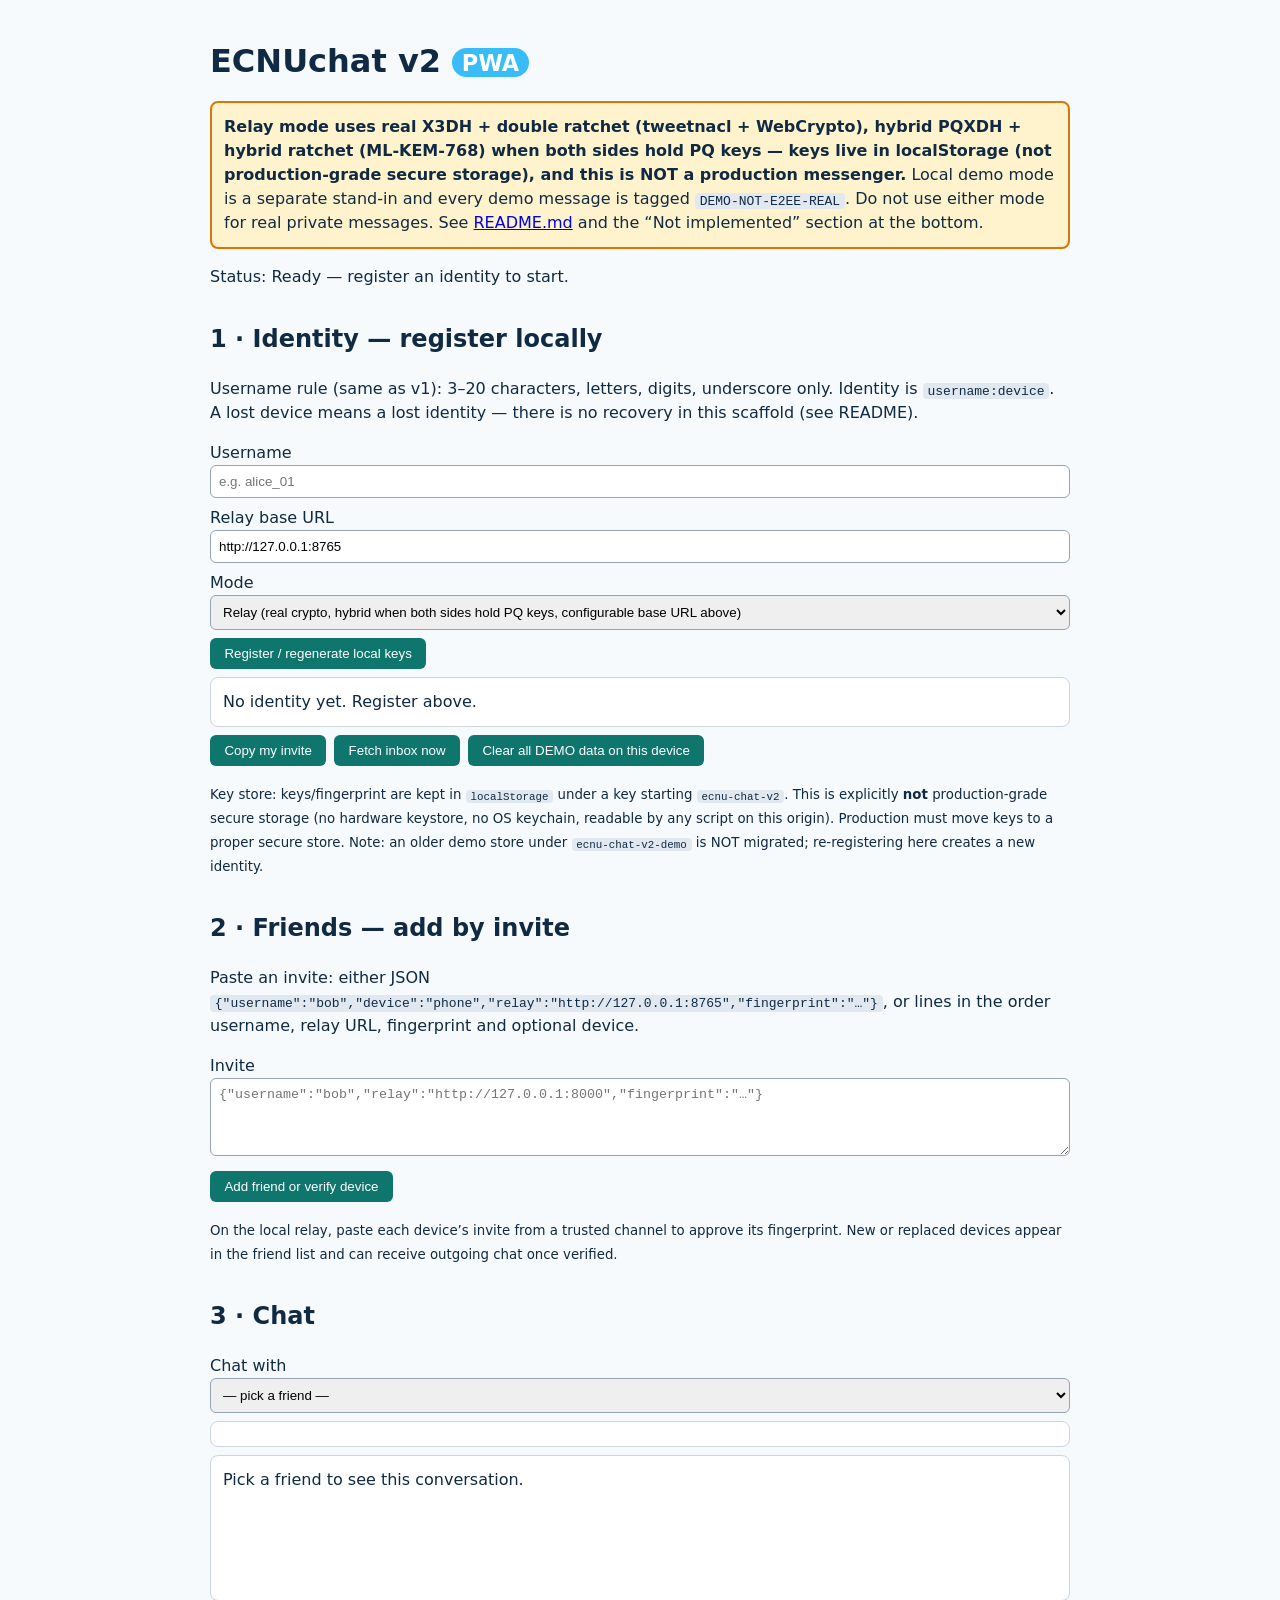
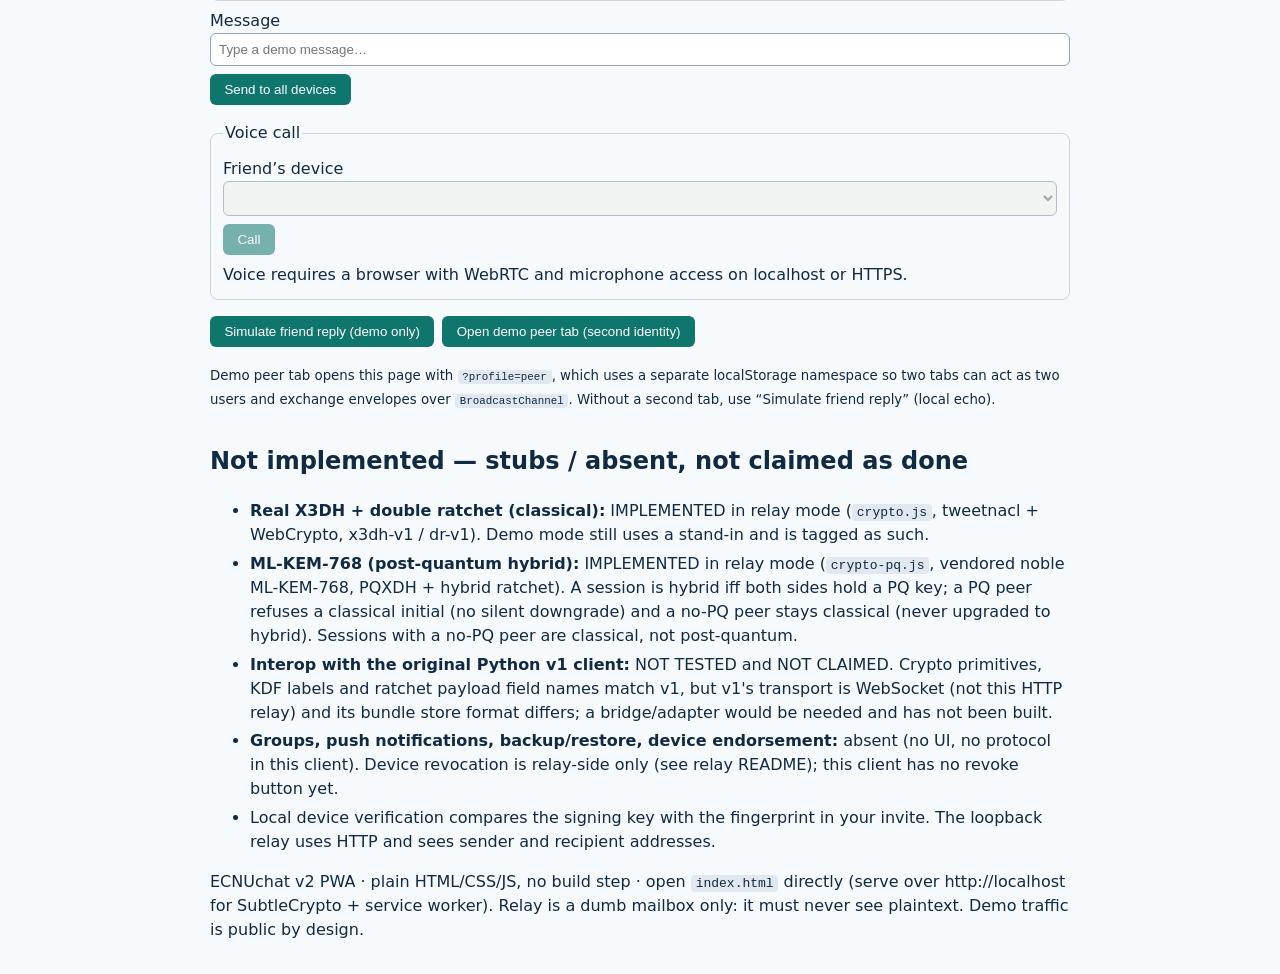
<file: v2/pwa/index.html>
<!doctype html>
<html lang="en">
<head>
<meta charset="utf-8">
<meta name="viewport" content="width=device-width, initial-scale=1">
<title>ECNUchat v2 — PWA (real crypto in relay mode)</title>
<link rel="manifest" href="manifest.json">
<meta name="theme-color" content="#102a43">
<link rel="stylesheet" href="styles.css">
</head>
<body>
<header>
  <h1>ECNUchat v2 <span class="tag">PWA</span></h1>
  <p class="banner" role="alert"><strong>Relay mode uses real X3DH + double ratchet
  (tweetnacl + WebCrypto), hybrid PQXDH + hybrid ratchet (ML-KEM-768) when both sides
  hold PQ keys — keys live in localStorage
  (not production-grade secure storage), and this is NOT a production messenger.</strong>
  Local demo mode is a separate stand-in and every demo message is tagged
  <code>DEMO-NOT-E2EE-REAL</code>. Do not use either mode for real private messages.
  See <a href="README.md">README.md</a> and the “Not implemented” section at the bottom.</p>
  <p id="status">Status: starting…</p>
</header>

<main>
<section aria-labelledby="profile-h">
  <h2 id="profile-h">1 · Identity — register locally</h2>
  <p>Username rule (same as v1): 3–20 characters, letters, digits, underscore only.
  Identity is <code>username:device</code>. A lost device means a lost identity — there is
  no recovery in this scaffold (see README).</p>
  <form id="register-form">
    <label>Username <input id="username" autocomplete="off" placeholder="e.g. alice_01" maxlength="20"></label>
    <label>Relay base URL <input id="relay-url" placeholder="http://127.0.0.1:8765" inputmode="url"></label>
    <label>Mode
      <select id="mode">
        <option value="relay">Relay (real crypto, hybrid when both sides hold PQ keys, configurable base URL above)</option>
        <option value="demo">Local demo (offline, two-tab / echo, NOT real E2EE)</option>
      </select>
    </label>
    <button type="submit">Register / regenerate local keys</button>
  </form>
  <div id="profile" class="card">No identity yet. Register above.</div>
  <div class="row">
    <button id="copy-invite" type="button">Copy my invite</button>
    <button id="fetch-inbox" type="button">Fetch inbox now</button>
    <button id="clear-demo" type="button">Clear all DEMO data on this device</button>
  </div>
  <p><small>Key store: keys/fingerprint are kept in <code>localStorage</code> under a
  key starting <code>ecnu-chat-v2</code>. This is explicitly <strong>not</strong> production-grade
  secure storage (no hardware keystore, no OS keychain, readable by any script on this origin).
  Production must move keys to a proper secure store. Note: an older demo store under
  <code>ecnu-chat-v2-demo</code> is NOT migrated; re-registering here creates a new identity.</small></p>
</section>

<section aria-labelledby="friends-h">
  <h2 id="friends-h">2 · Friends — add by invite</h2>
  <p>Paste an invite: either JSON
  <code>{"username":"bob","device":"phone","relay":"http://127.0.0.1:8765","fingerprint":"…"}</code>,
  or lines in the order username, relay URL, fingerprint and optional device.</p>
  <form id="add-friend-form">
    <label>Invite <textarea id="invite" rows="4" placeholder='{"username":"bob","relay":"http://127.0.0.1:8000","fingerprint":"…"}'></textarea></label>
    <button type="submit">Add friend or verify device</button>
  </form>
  <ul id="friend-list"></ul>
  <p><small>On the local relay, paste each device’s invite from a trusted channel to approve its fingerprint.
  New or replaced devices appear in the friend list and can receive outgoing chat once verified.</small></p>
</section>

<section aria-labelledby="chat-h">
  <h2 id="chat-h">3 · Chat</h2>
  <label>Chat with
    <select id="chat-friend"><option value="">— pick a friend —</option></select>
  </label>
  <div id="fanout" class="card"></div>
  <div id="messages" class="card" aria-live="polite"></div>
  <form id="send-form">
    <label>Message <input id="message-text" autocomplete="off" placeholder="Type a demo message…"></label>
    <button type="submit">Send to all devices</button>
  </form>
  <fieldset id="voice-controls">
    <legend>Voice call</legend>
    <label>Friend’s device <select id="voice-device"></select></label>
    <div class="row">
      <button id="voice-call" type="button" disabled>Call</button>
      <button id="voice-answer" type="button" hidden>Answer</button>
      <button id="voice-decline" type="button" hidden>Decline</button>
      <button id="voice-mute" type="button" hidden>Mute</button>
      <button id="voice-hangup" type="button" hidden>Hang up</button>
    </div>
    <p id="voice-status" role="status"></p>
    <audio id="voice-audio" autoplay controls hidden></audio>
  </fieldset>
  <div class="row">
    <button id="simulate-reply" type="button">Simulate friend reply (demo only)</button>
    <button id="open-peer-tab" type="button">Open demo peer tab (second identity)</button>
  </div>
  <p><small>Demo peer tab opens this page with <code>?profile=peer</code>, which uses a separate
  localStorage namespace so two tabs can act as two users and exchange envelopes over
  <code>BroadcastChannel</code>. Without a second tab, use “Simulate friend reply” (local echo).</small></p>
</section>

<section aria-labelledby="notimpl-h">
  <h2 id="notimpl-h">Not implemented — stubs / absent, not claimed as done</h2>
  <ul>
    <li><strong>Real X3DH + double ratchet (classical):</strong> IMPLEMENTED in relay mode
      (<code>crypto.js</code>, tweetnacl + WebCrypto, x3dh-v1 / dr-v1). Demo mode still uses a
      stand-in and is tagged as such.</li>
    <li><strong>ML-KEM-768 (post-quantum hybrid):</strong> IMPLEMENTED in relay mode
      (<code>crypto-pq.js</code>, vendored noble ML-KEM-768, PQXDH + hybrid ratchet).
      A session is hybrid iff both sides hold a PQ key; a PQ peer refuses a classical
      initial (no silent downgrade) and a no-PQ peer stays classical (never upgraded
      to hybrid). Sessions with a no-PQ peer are classical, not post-quantum.</li>
    <li><strong>Interop with the original Python v1 client:</strong> NOT TESTED and NOT CLAIMED.
      Crypto primitives, KDF labels and ratchet payload field names match v1, but v1's
      transport is WebSocket (not this HTTP relay) and its bundle store format differs;
      a bridge/adapter would be needed and has not been built.</li>
    <li><strong>Groups, push notifications, backup/restore, device endorsement:</strong>
      absent (no UI, no protocol in this client). Device revocation is relay-side only
      (see relay README); this client has no revoke button yet.</li>
    <li>Local device verification compares the signing key with the fingerprint in your invite.
      The loopback relay uses HTTP and sees sender and recipient addresses.</li>
  </ul>
</section>
</main>

<footer><p>ECNUchat v2 PWA · plain HTML/CSS/JS, no build step · open <code>index.html</code> directly
(serve over http://localhost for SubtleCrypto + service worker).
Relay is a dumb mailbox only: it must never see plaintext. Demo traffic is public by design.</p></footer>
<!-- Load order (see vendor/mlkem/README.md): nacl, then the ML-KEM
     bundle, then crypto.js, then crypto-pq.js, then app.js.
     crypto-pq.js throws instead of silently falling back to classical
     if the bundle is missing; app.js degrades to classical-only only
     if crypto-pq.js itself is absent. -->
<script src="vendor/nacl-fast.min.js"></script>
<script src="vendor/mlkem/mlkem-bundle.js"></script>
<script src="crypto.js"></script>
<script src="crypto-pq.js"></script>
<script src="voice-signalling.js"></script>
<script src="voice.js"></script>
<script src="directory.js"></script>
<script src="app.js"></script>
</body>
</html>
</file>
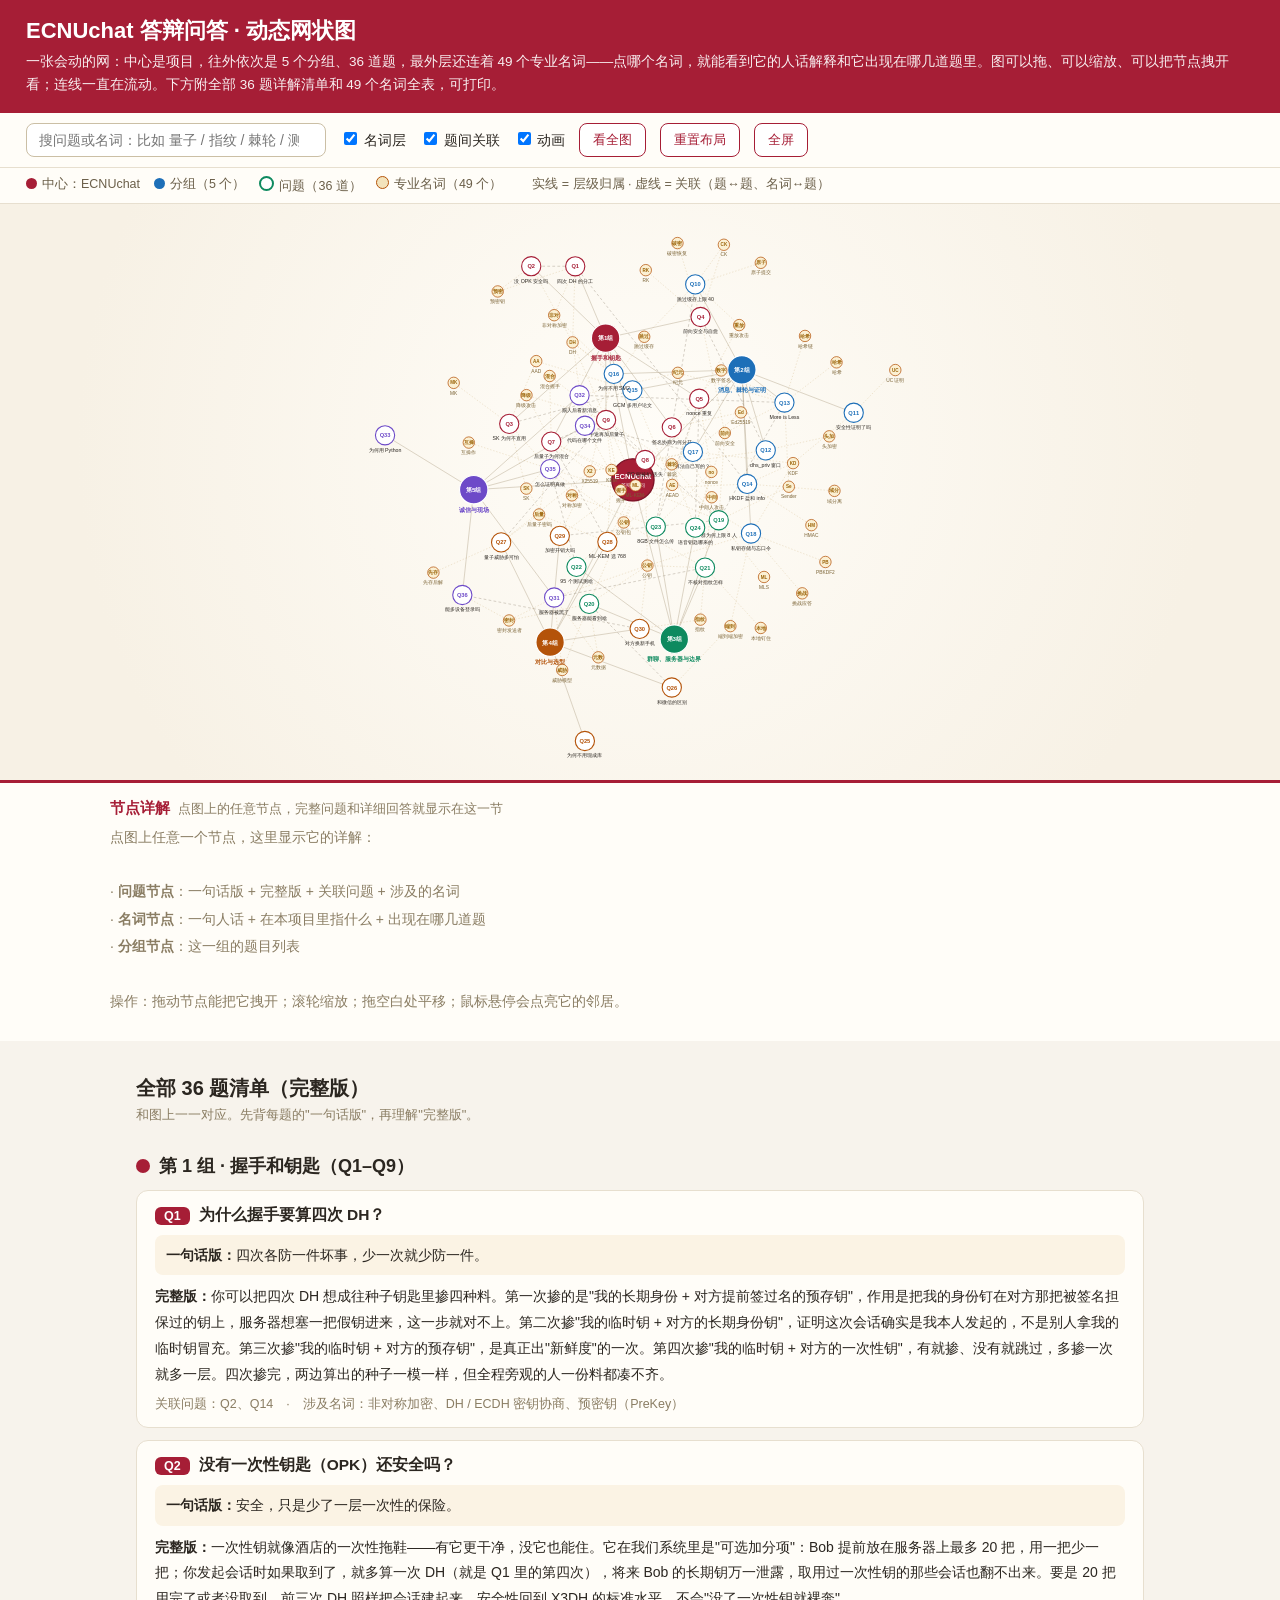
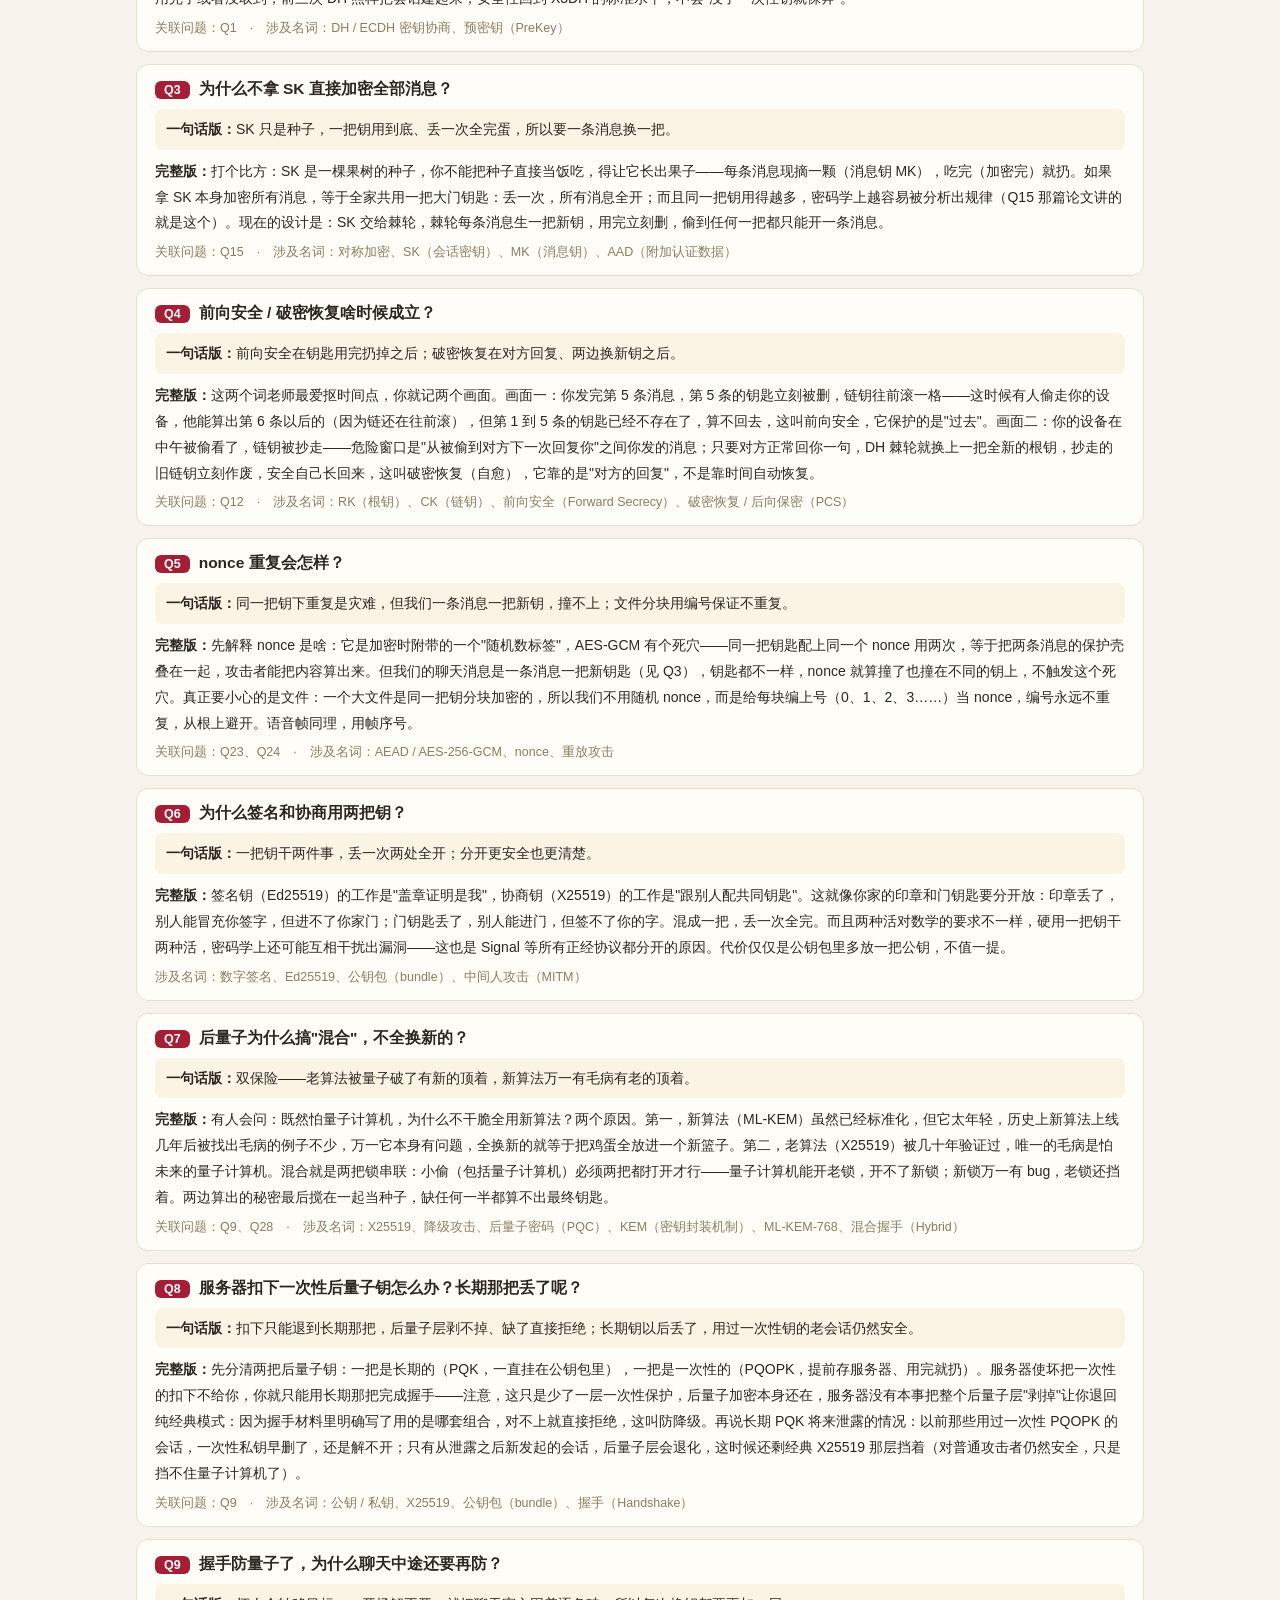
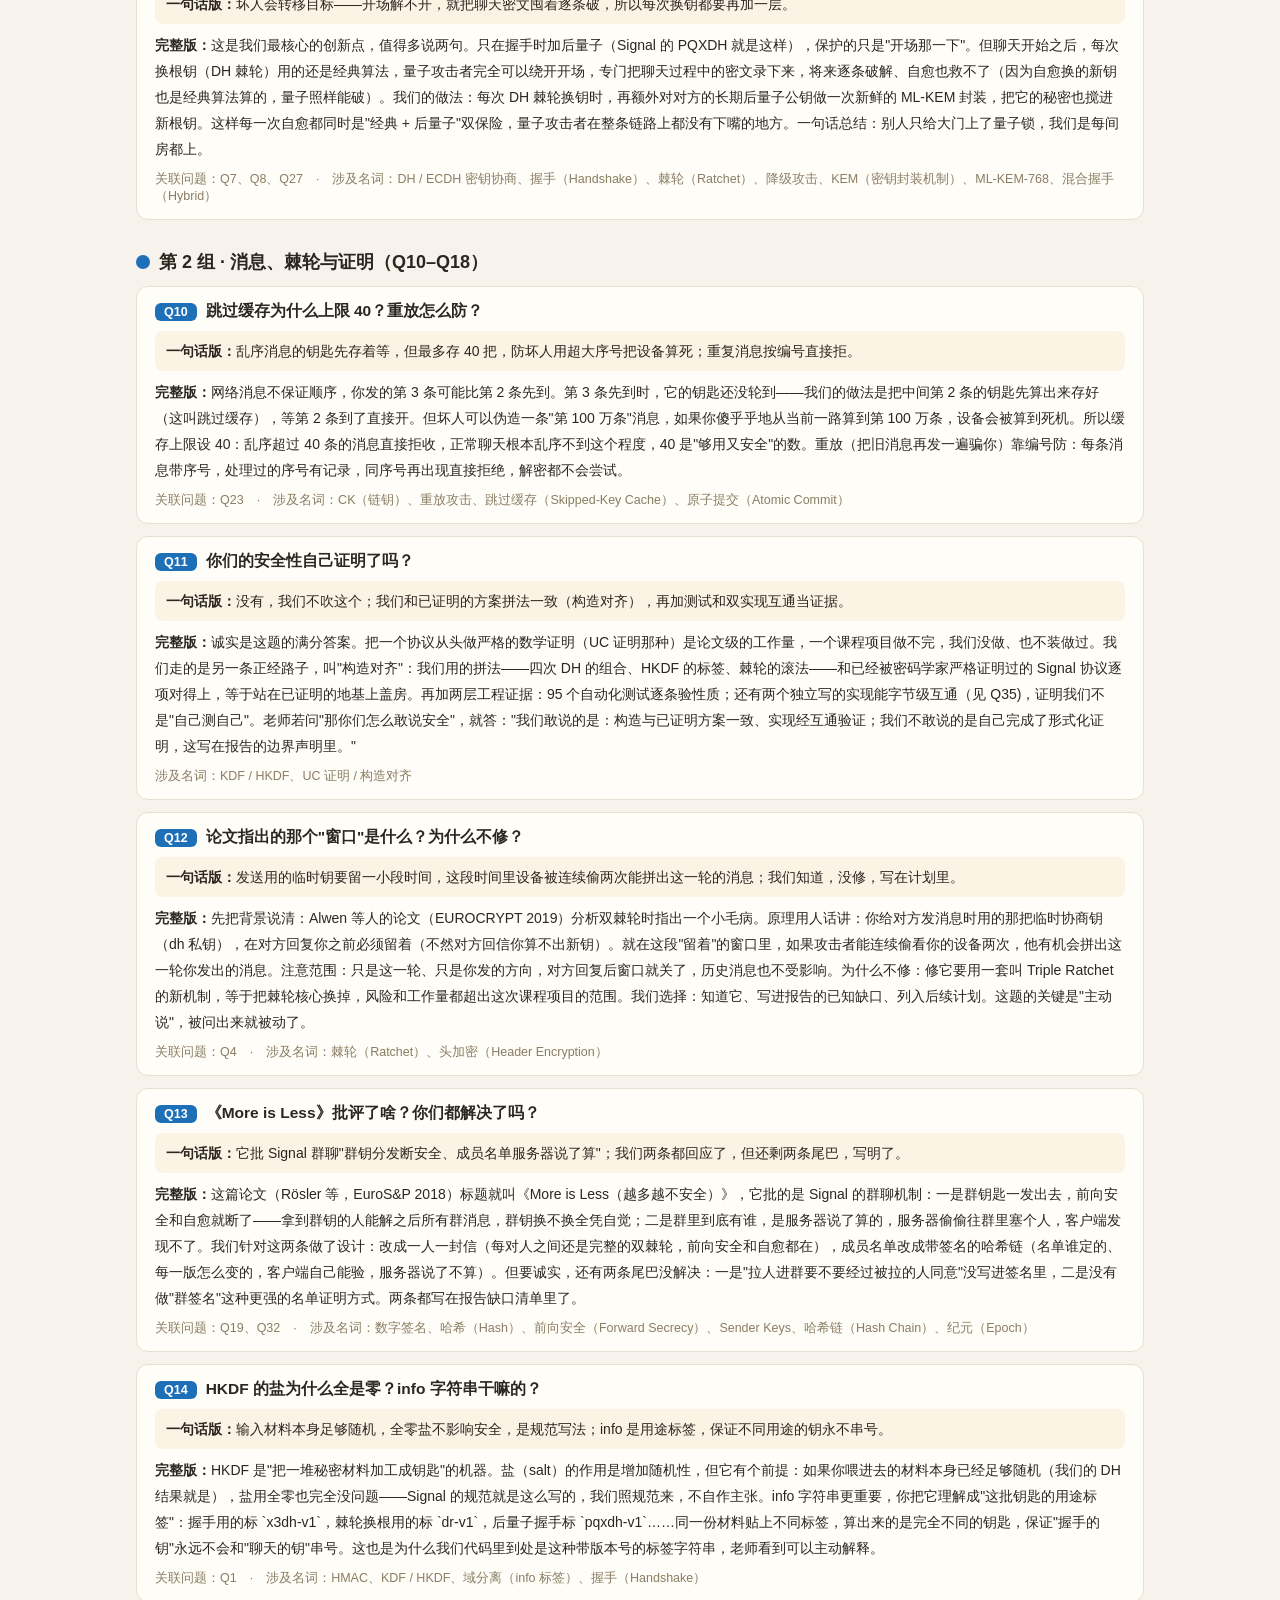
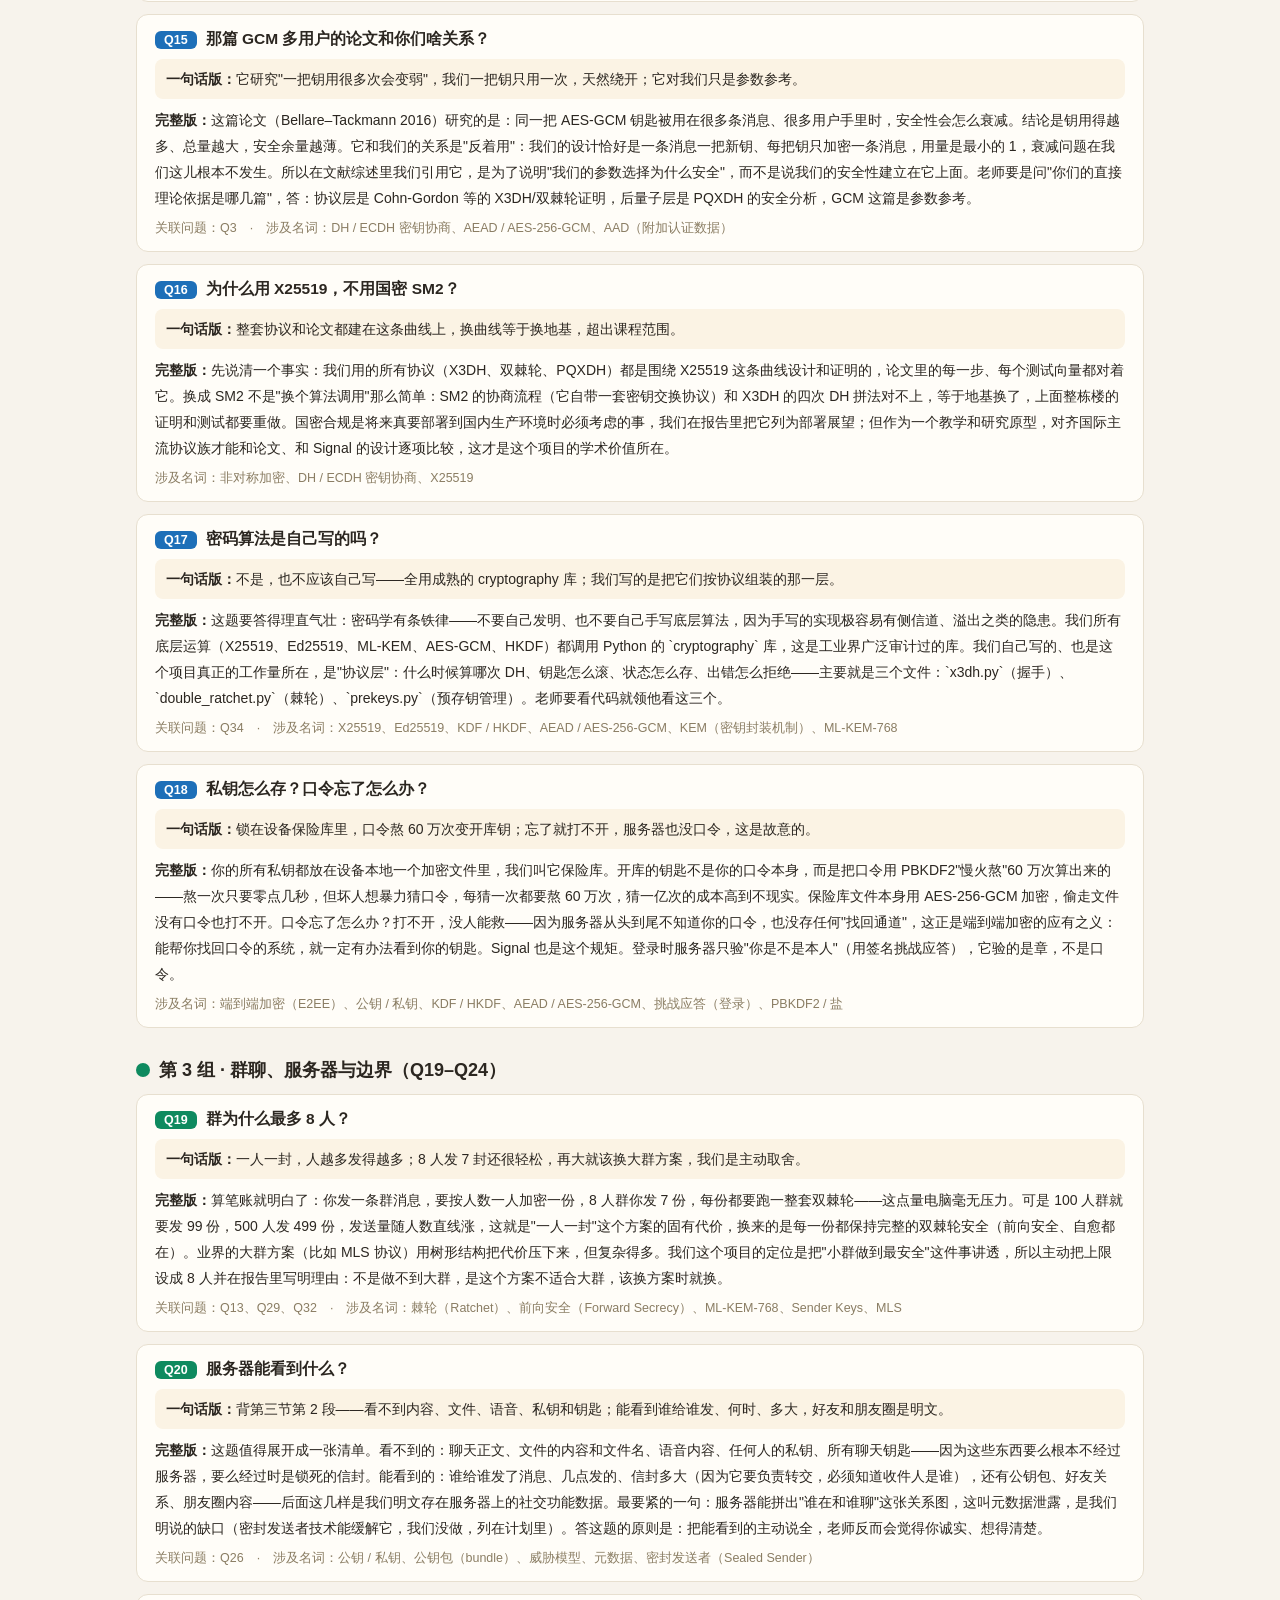
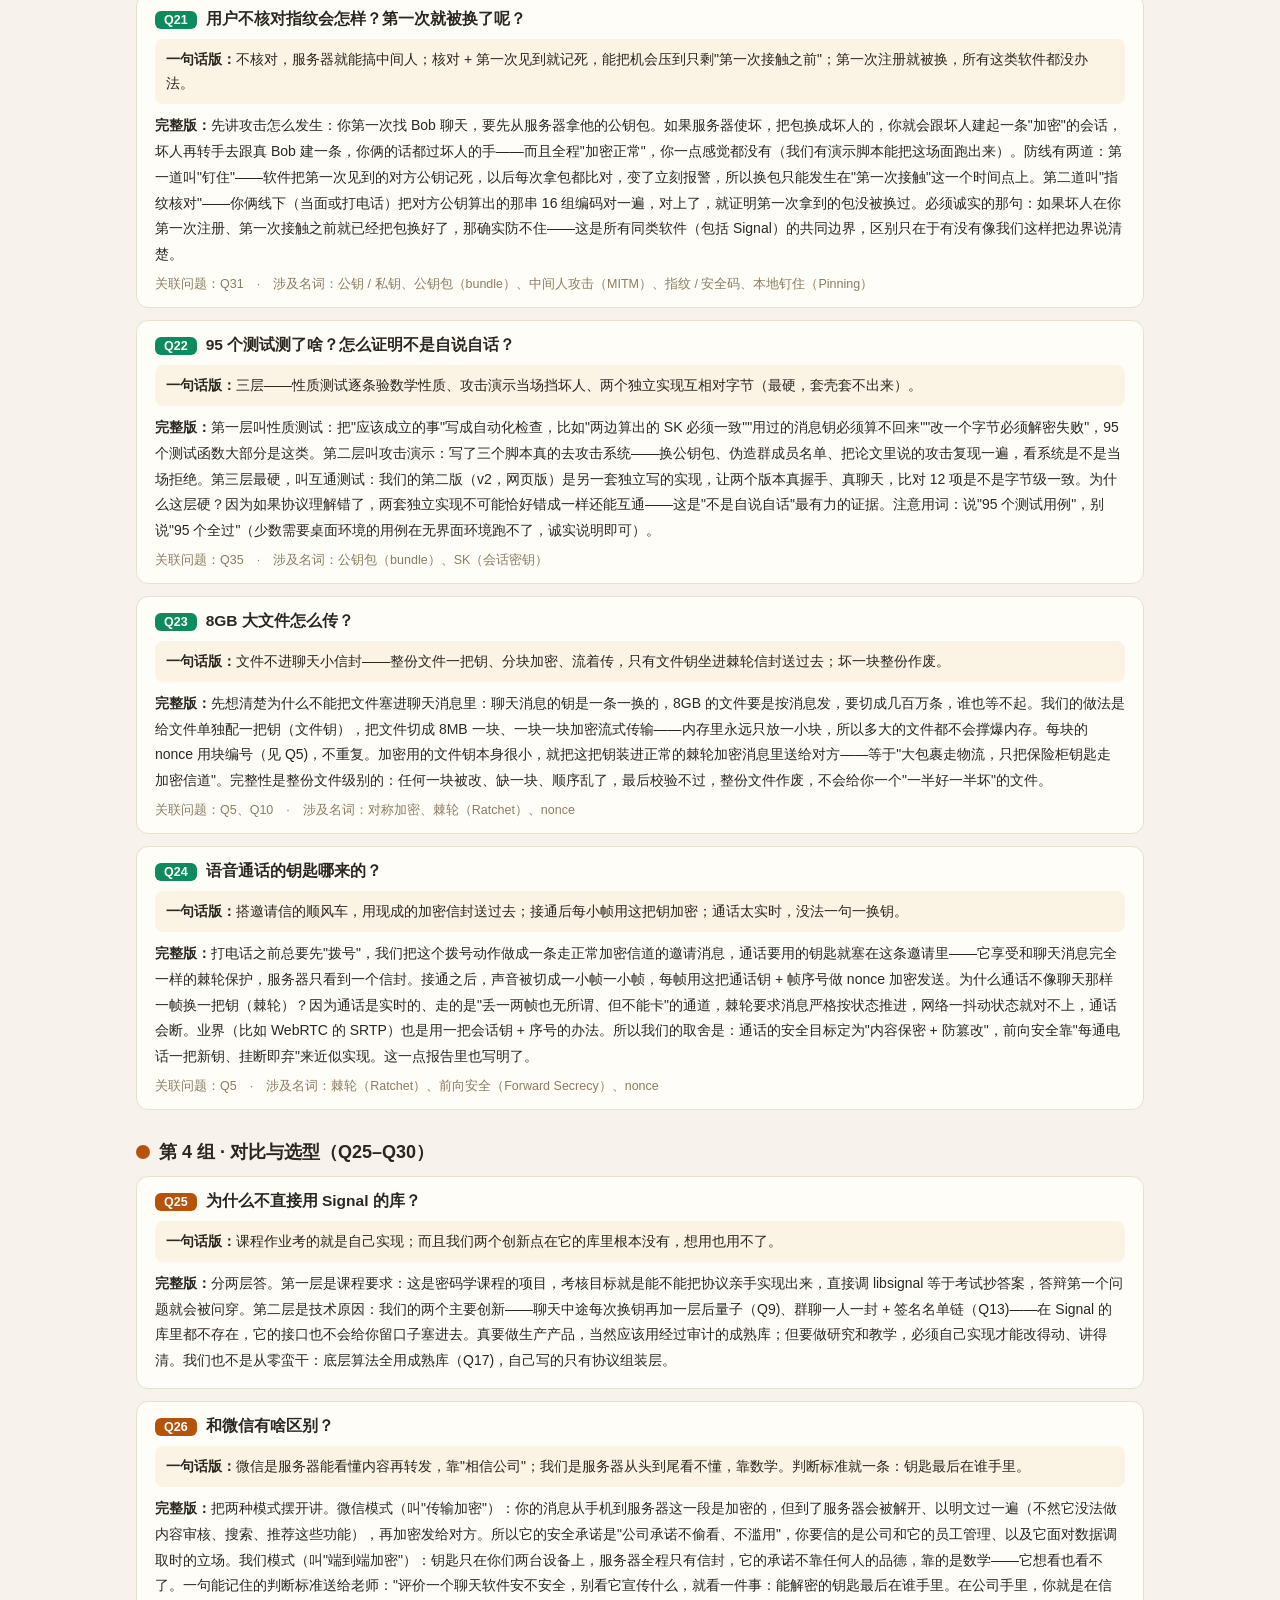
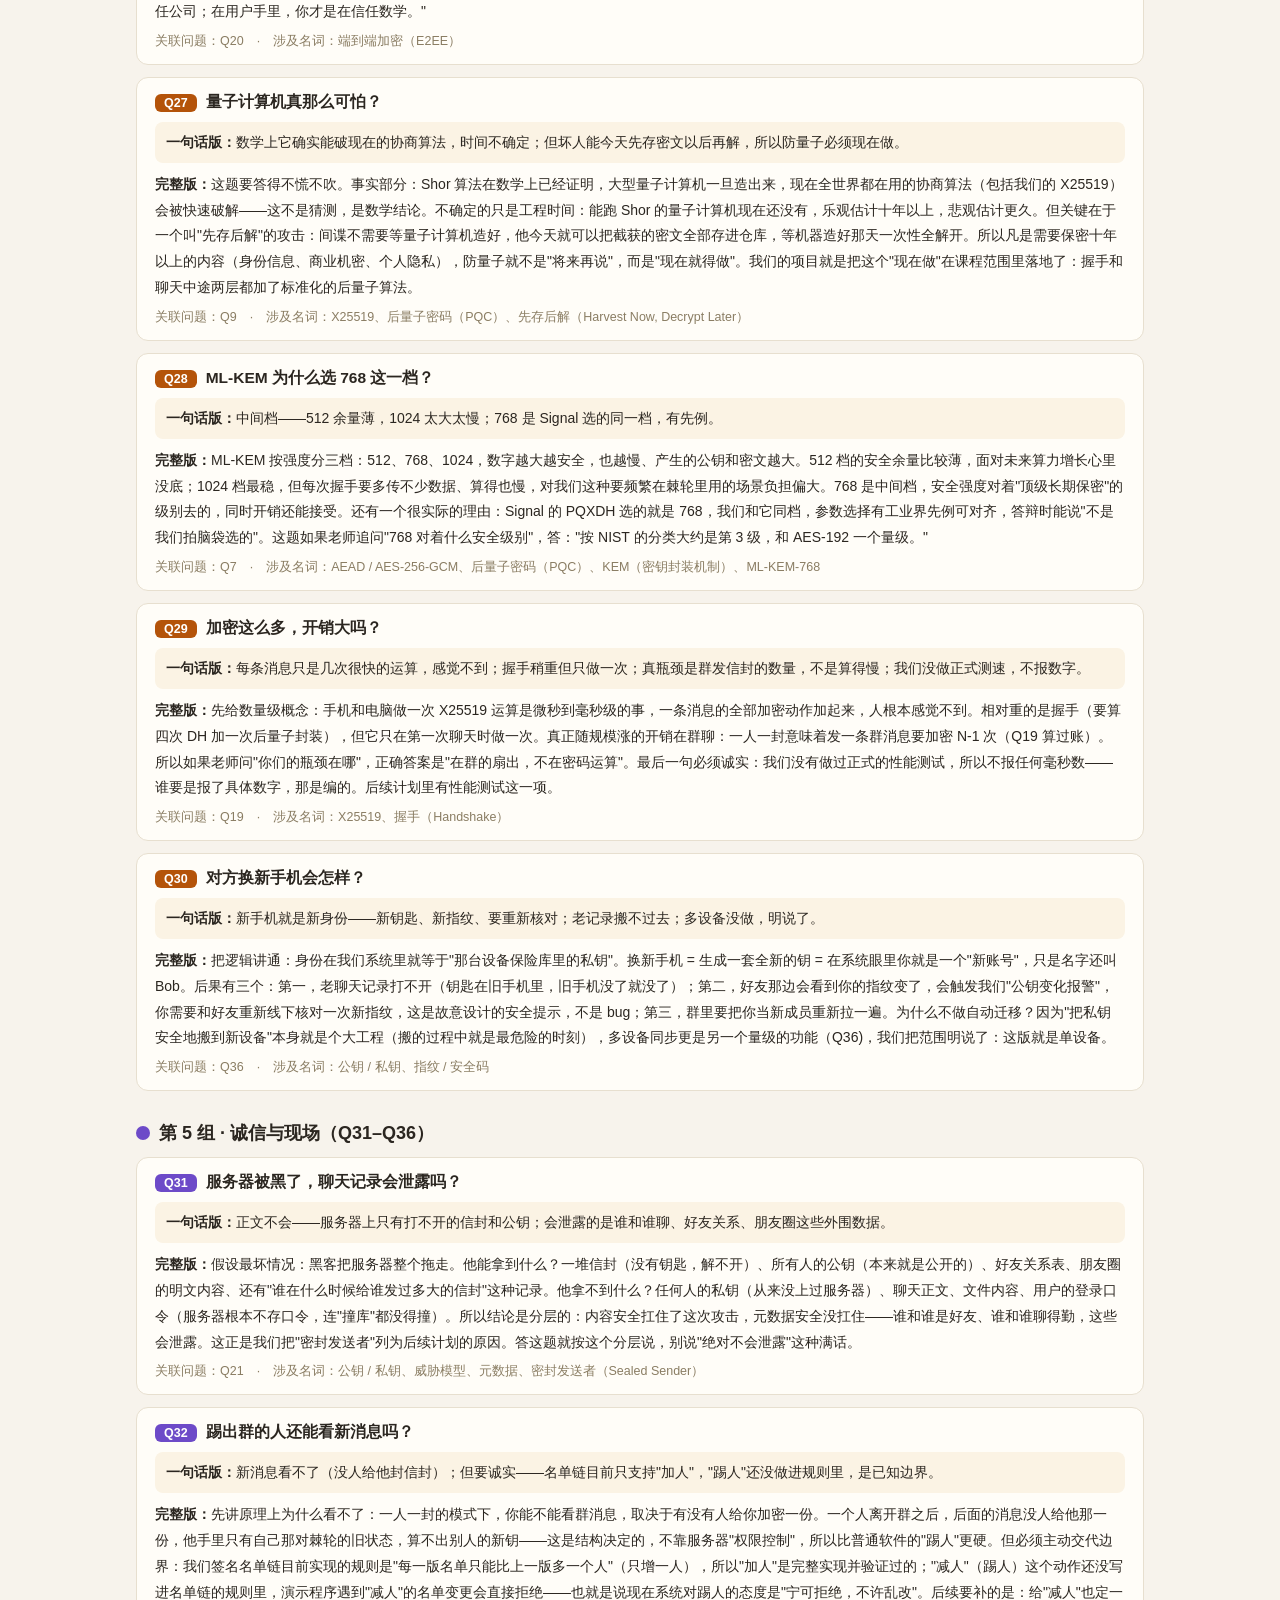
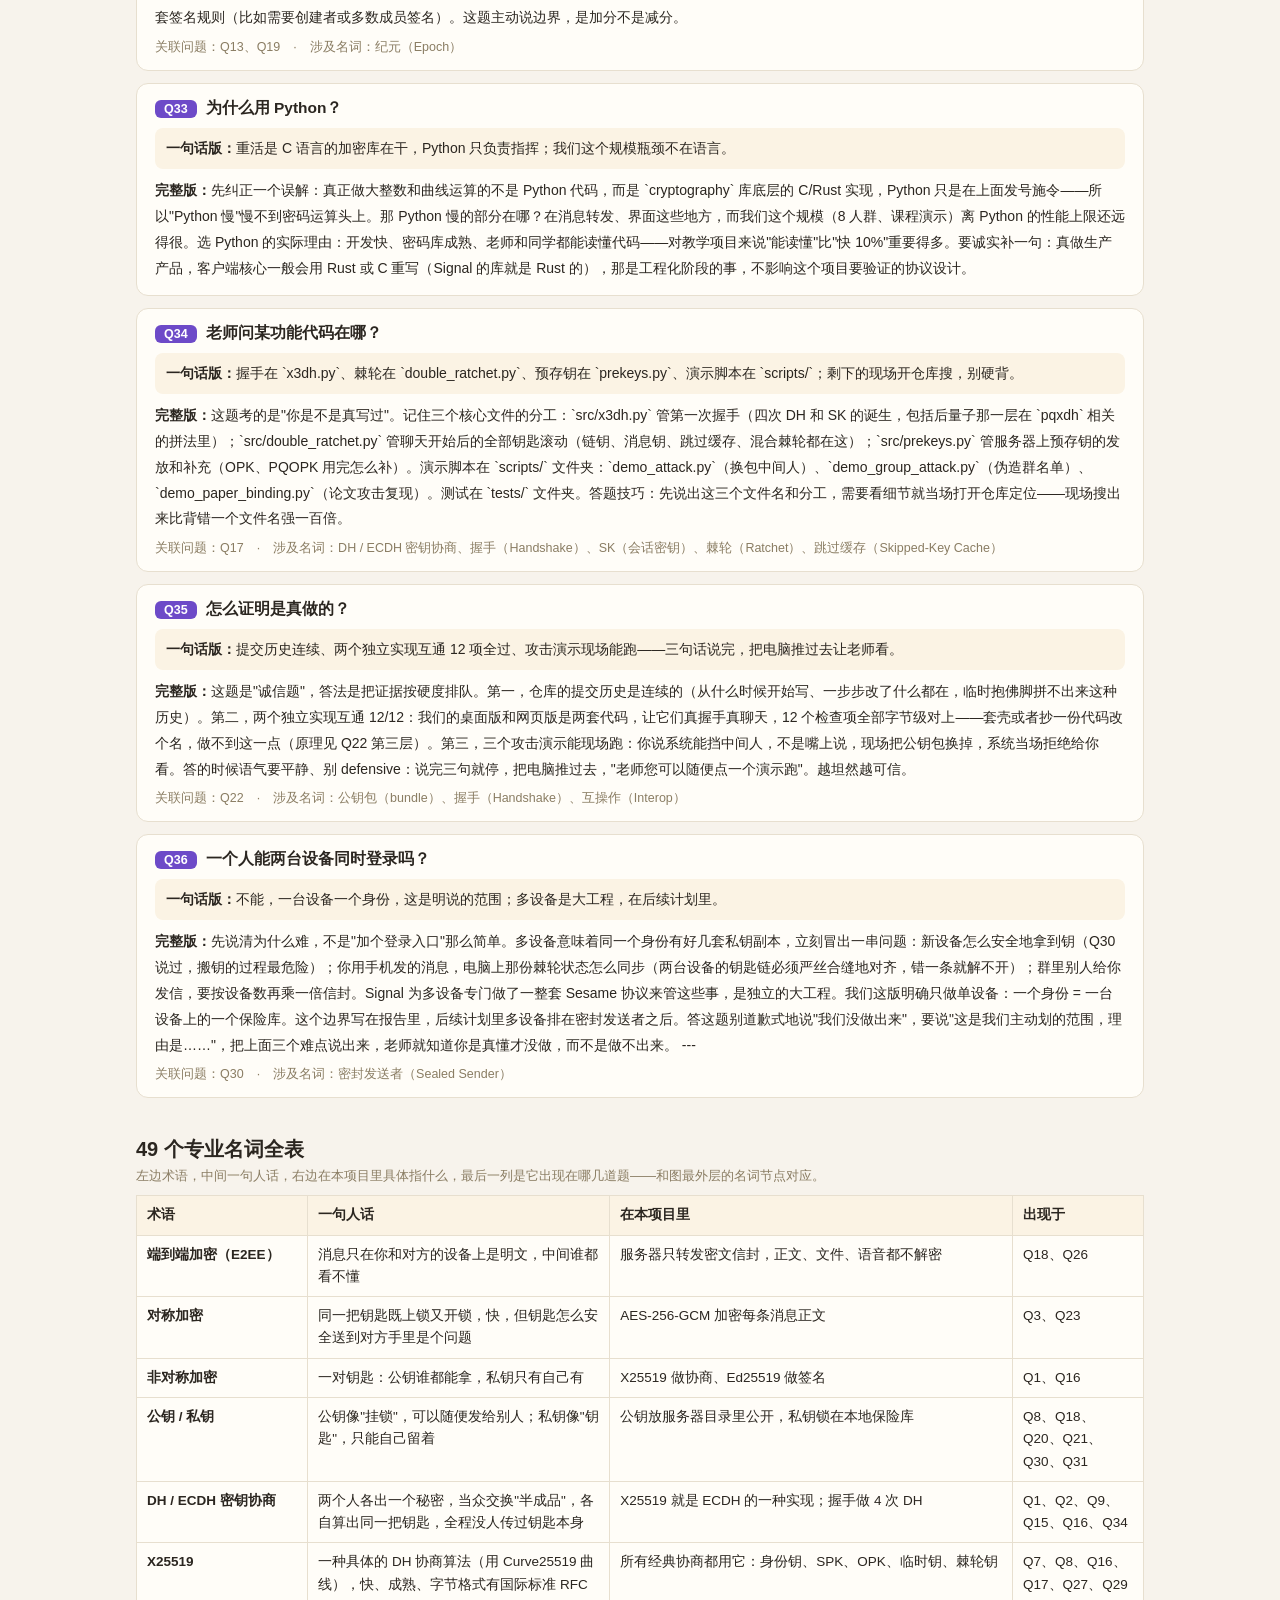
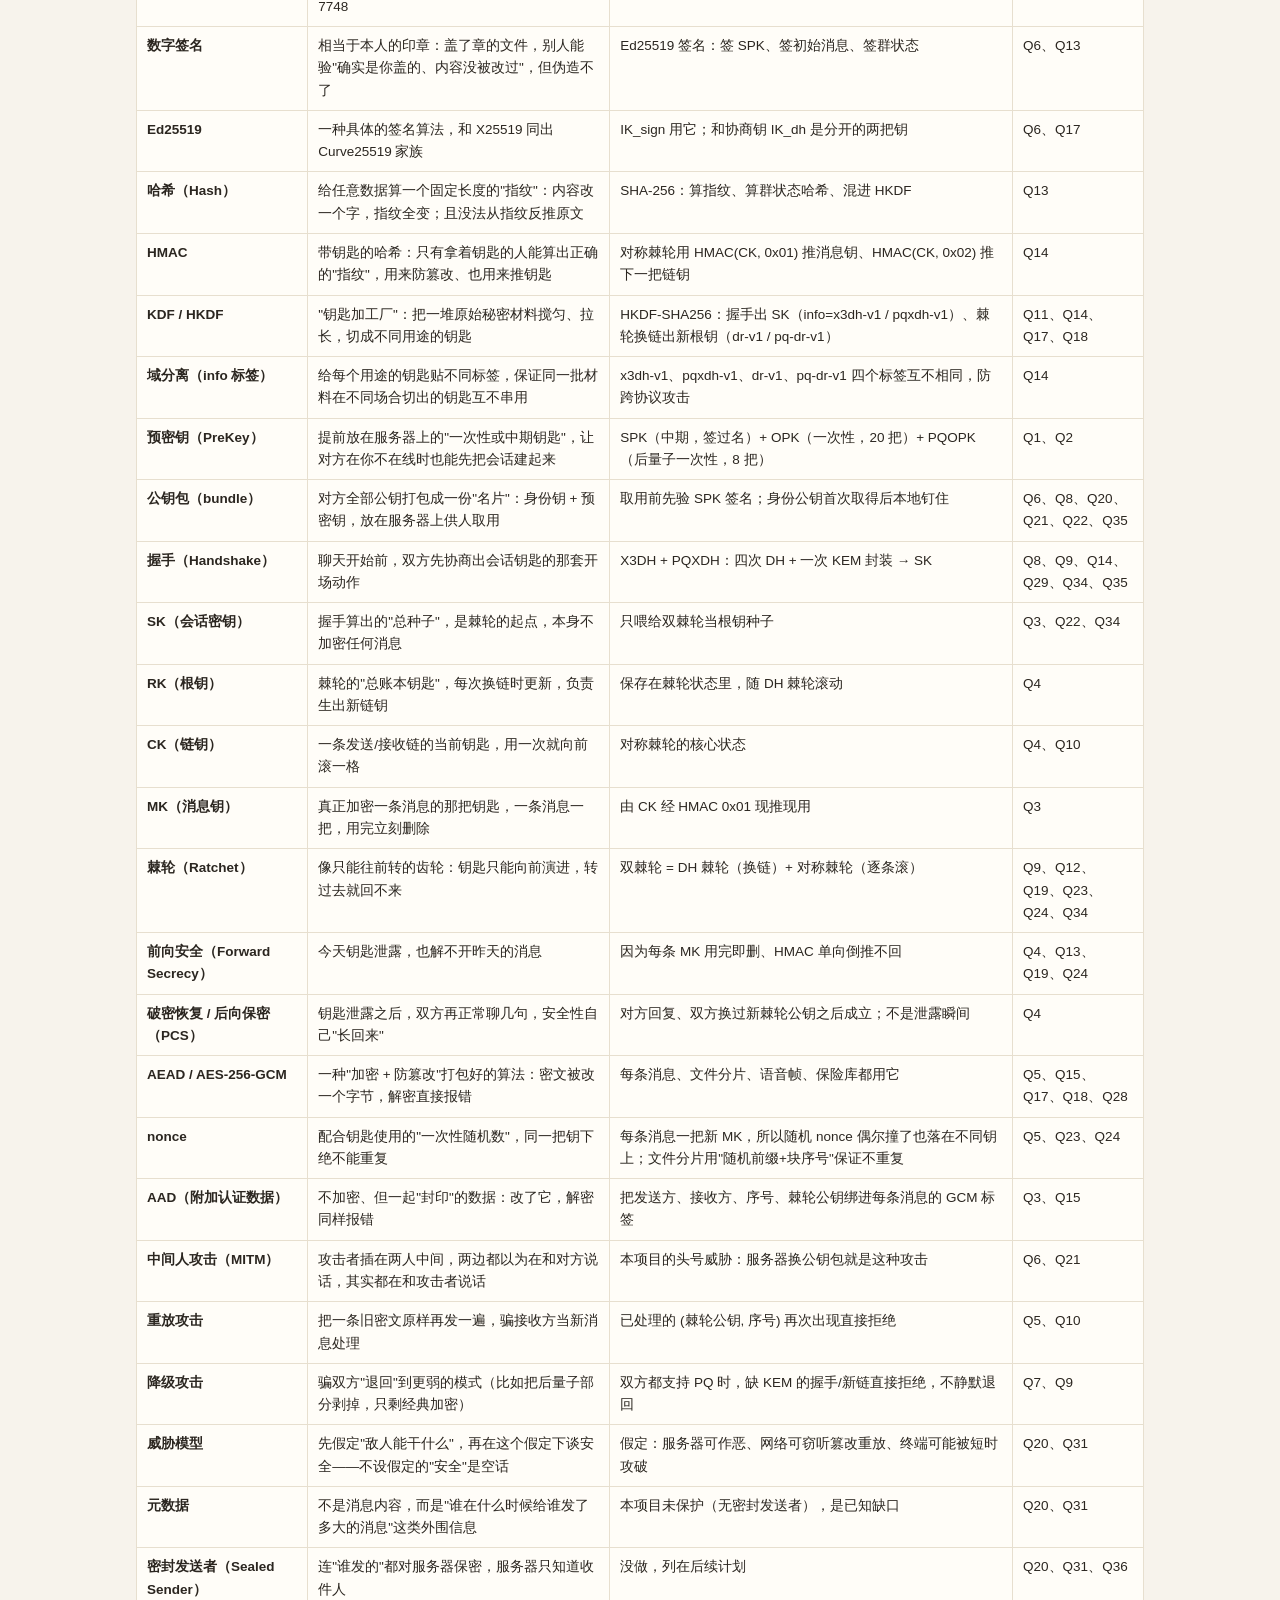
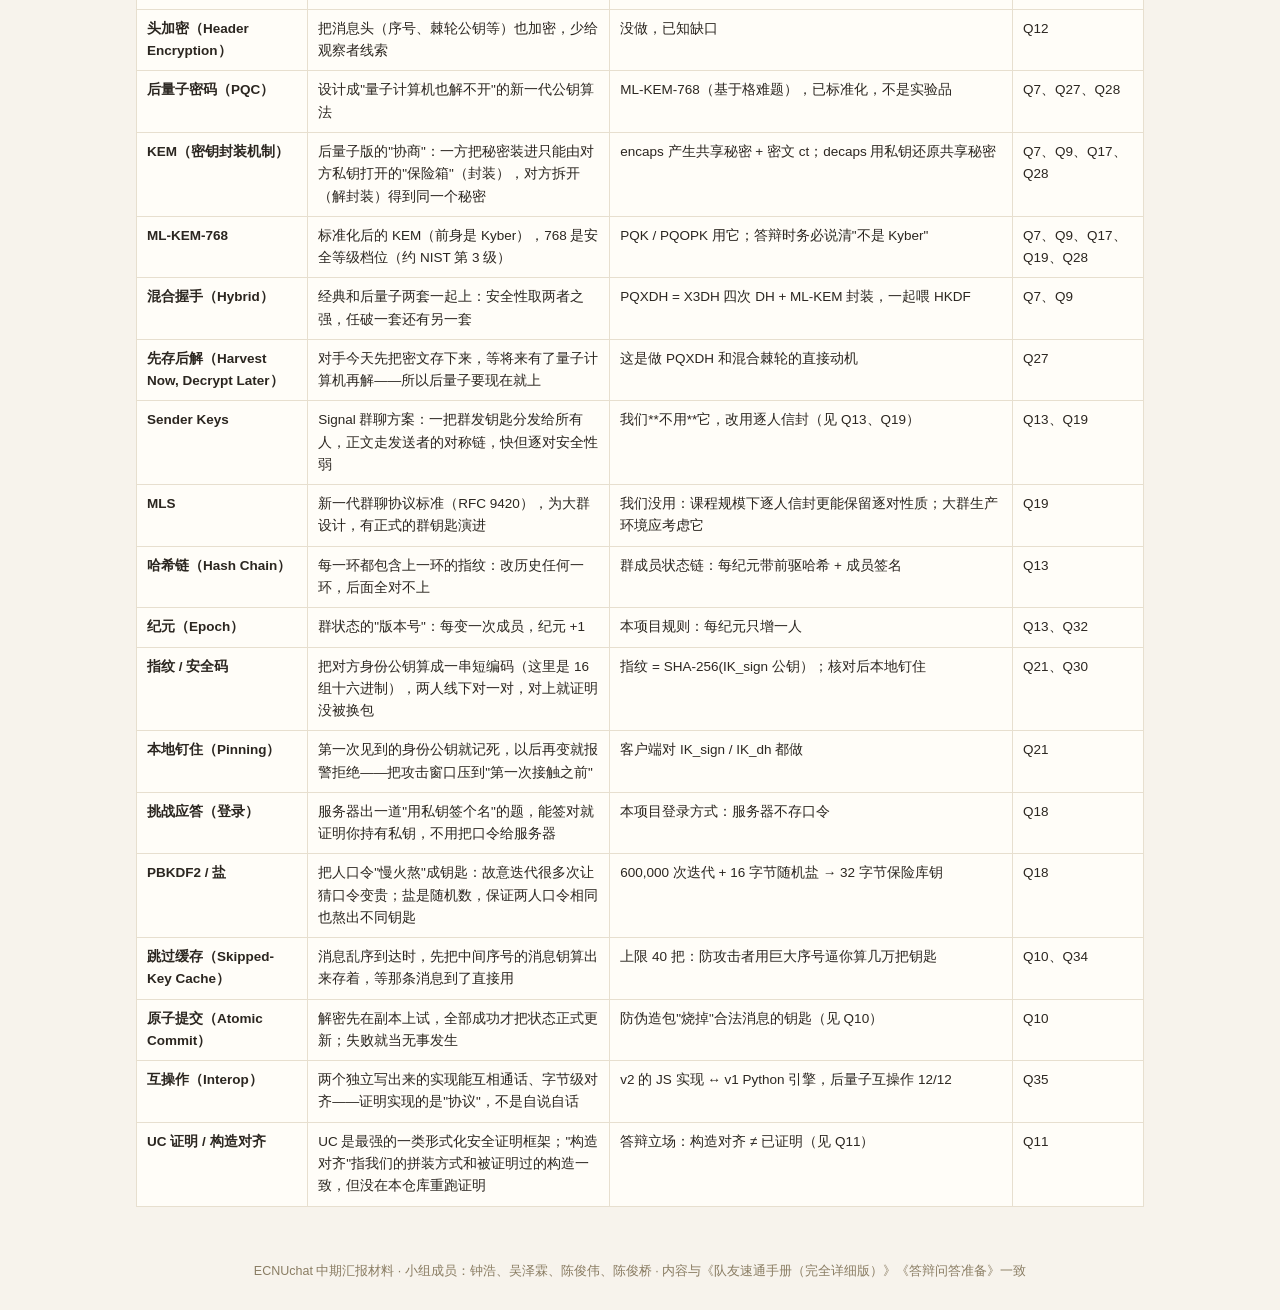
<file: 中期汇报/ECNUchat-答辩问答-动态网状图.html>
<!DOCTYPE html>
<html lang="zh-CN">
<head>
<meta charset="UTF-8">
<meta name="viewport" content="width=device-width, initial-scale=1.0">
<title>ECNUchat 答辩问答 · 动态网状图</title>
<style>
  * { box-sizing: border-box; }
  body { margin: 0; font-family: "Microsoft YaHei", "PingFang SC", "Noto Sans SC", sans-serif; background: #F7F3EC; color: #2B2620; }
  header { background: #A61E36; color: #fff; padding: 16px 26px; }
  header h1 { margin: 0 0 5px; font-size: 22px; }
  header p { margin: 0; font-size: 13.5px; opacity: .93; line-height: 1.7; }
  .toolbar { display: flex; gap: 14px; align-items: center; flex-wrap: wrap; padding: 10px 26px; background: #FFFDF8; border-bottom: 1px solid #E7DFCF; position: sticky; top: 0; z-index: 30; }
  .toolbar input[type="search"] { flex: 0 1 300px; padding: 8px 12px; font-size: 14px; border: 1.5px solid #CBBFA5; border-radius: 8px; }
  .toolbar label { font-size: 13.5px; cursor: pointer; user-select: none; }
  .toolbar button { padding: 7px 13px; font-size: 13px; border: 1.5px solid #A61E36; background: #fff; color: #A61E36; border-radius: 8px; cursor: pointer; }
  .toolbar button:hover { background: #A61E36; color: #fff; }
  .legend { display: flex; gap: 14px; flex-wrap: wrap; padding: 8px 26px; font-size: 12.5px; color: #6B5F49; background: #FFFDF8; border-bottom: 1px solid #E7DFCF; }
  .legend span::before { content: ""; display: inline-block; width: 11px; height: 11px; border-radius: 50%; margin-right: 5px; vertical-align: -1px; }
  .lg-c::before { background: #A61E36; } .lg-g::before { background: #1D6FB8; } .lg-q::before { background: #fff; border: 2px solid #0E8A5F; width: 8px; height: 8px; } .lg-t::before { background: #F3E3BC; border: 1.5px solid #B45309; width: 8.5px; height: 8.5px; }
  main.mapwrap { display: flex; flex-direction: column; }
  #graphWrap { flex: none; width: 100%; height: 64vh; min-height: 520px; background: radial-gradient(circle at 50% 42%, #FFFDF8 0%, #F7F1E5 78%); position: relative; overflow: hidden; }
  #graphWrap:fullscreen { height: 100vh; }
  svg#map { width: 100%; height: 100%; display: block; touch-action: none; cursor: grab; }
  svg#map:active { cursor: grabbing; }
  .edge { stroke: #B9AC93; stroke-width: 1.1; opacity: .5; }
  .edge.tree { stroke-width: 1.6; opacity: .65; }
  .edge.qq { stroke: #9A8F7D; stroke-width: 1.3; stroke-dasharray: 6 5; opacity: .65; animation: dashflow 1.6s linear infinite; }
  .edge.tq { stroke: #C9A86A; stroke-width: 1; stroke-dasharray: 3 4; opacity: .55; animation: dashflow 2.4s linear infinite; }
  @keyframes dashflow { to { stroke-dashoffset: -22; } }
  .edge.dim, .node.dim { opacity: .1; }
  .edge.hot { stroke: #A61E36; stroke-width: 2.4; opacity: 1; }
  .node { cursor: pointer; }
  .node text { pointer-events: none; user-select: none; }
  .node.sel circle.core { stroke-width: 4.5; }
  .pulse { fill: none; stroke: #A61E36; stroke-width: 2; opacity: .5; animation: pulse 2.6s ease-out infinite; }
  @keyframes pulse { 0% { transform: scale(1); opacity: .55; } 100% { transform: scale(1.9); opacity: 0; } }
  aside#panel { background: #FFFDF8; border-top: 3px solid #A61E36; padding: 16px 26px 26px; scroll-margin-top: 108px; }
  .phead { max-width: 1060px; margin: 0 auto 6px; font-size: 15px; font-weight: 800; color: #A61E36; }
  .phead small { font-weight: 400; color: #8A7D63; font-size: 12.5px; margin-left: 8px; }
  #panelBody { max-width: 1060px; margin: 0 auto; }
  aside#panel .jump { color: #1D6FB8; cursor: pointer; text-decoration: underline; font-size: 13px; }
  aside#panel h2 { font-size: 17px; margin: 8px 0 10px; line-height: 1.5; }
  aside#panel .tag { display: inline-block; color: #fff; font-size: 12px; padding: 2.5px 10px; border-radius: 20px; }
  aside#panel .tag.term { background: #B45309; }
  aside#panel .one { background: #FBF3E4; border-left: 4px solid #D9A441; padding: 10px 12px; border-radius: 0 8px 8px 0; font-size: 14px; line-height: 1.75; margin: 12px 0; }
  aside#panel .full { font-size: 14px; line-height: 1.85; }
  aside#panel .chip { display: inline-block; margin: 3px 4px 0 0; padding: 3px 10px; border: 1.5px solid #A61E36; color: #A61E36; border-radius: 20px; font-size: 12.5px; cursor: pointer; background: #fff; }
  aside#panel .chip:hover { background: #A61E36; color: #fff; }
  aside#panel .chip.tchip { border-color: #B45309; color: #9A6206; }
  aside#panel .chip.tchip:hover { background: #B45309; color: #fff; }
  aside#panel .empty { color: #8A7D63; font-size: 14px; line-height: 1.95; }
  aside#panel .sect { margin-top: 14px; font-size: 13px; font-weight: 700; }
  section.listwrap { padding: 8px 26px 40px; max-width: 1060px; margin: 0 auto; }
  section.listwrap > h2.title { font-size: 20px; margin: 26px 0 4px; }
  section.listwrap > p.sub { color: #8A7D63; font-size: 13px; margin: 0 0 10px; }
  .gsec h2 { font-size: 18px; margin: 30px 0 12px; display: flex; align-items: center; gap: 9px; }
  .dot { width: 14px; height: 14px; border-radius: 50%; display: inline-block; }
  .qcard { background: #FFFDF8; border: 1px solid #E7DFCF; border-radius: 12px; padding: 14px 18px; margin: 0 0 12px; }
  .qcard h3 { margin: 0 0 9px; font-size: 15.5px; display: flex; gap: 9px; align-items: baseline; }
  .qbadge { color: #fff; font-size: 12.5px; padding: 2px 9px; border-radius: 6px; flex: 0 0 auto; }
  .qcard .one { background: #FBF3E4; border-radius: 8px; padding: 8px 11px; font-size: 14px; line-height: 1.75; margin-bottom: 9px; }
  .qcard .full { font-size: 14px; line-height: 1.85; }
  .qcard .rel { margin-top: 8px; font-size: 12.5px; color: #8A7D63; }
  table.gloss { width: 100%; border-collapse: collapse; background: #FFFDF8; font-size: 13.5px; }
  table.gloss th, table.gloss td { border: 1px solid #E7DFCF; padding: 8px 10px; text-align: left; vertical-align: top; line-height: 1.65; }
  table.gloss th { background: #FBF3E4; }
  footer { padding: 16px 26px 30px; color: #8A7D63; font-size: 12.5px; text-align: center; }
  @media (max-width: 900px) { main.mapwrap { flex-direction: column; } #graphWrap { height: 70vh; } aside#panel { flex: none; max-width: none; position: static; height: auto; border-left: none; border-top: 1px solid #E7DFCF; } }
  @media print { .toolbar, .legend, aside#panel, #graphWrap, header p { display: none; } body { background: #fff; } }
</style>
</head>
<body>
<header>
  <h1>ECNUchat 答辩问答 · 动态网状图</h1>
  <p>一张会动的网：中心是项目，往外依次是 5 个分组、36 道题，最外层还连着 49 个专业名词——点哪个名词，就能看到它的人话解释和它出现在哪几道题里。图可以拖、可以缩放、可以把节点拽开看；连线一直在流动。下方附全部 36 题详解清单和 49 个名词全表，可打印。</p>
</header>
<div class="toolbar">
  <input type="search" id="search" placeholder="搜问题或名词：比如 量子 / 指纹 / 棘轮 / 测试…">
  <label><input type="checkbox" id="tglTerms" checked> 名词层</label>
  <label><input type="checkbox" id="tglQQ" checked> 题间关联</label>
  <label><input type="checkbox" id="tglAnim" checked> 动画</label>
  <button id="btnFit" type="button">看全图</button>
  <button id="btnReset" type="button">重置布局</button>
  <button id="btnFull" type="button">全屏</button>
</div>
<div class="legend">
  <span class="lg-c">中心：ECNUchat</span><span class="lg-g">分组（5 个）</span><span class="lg-q">问题（36 道）</span><span class="lg-t">专业名词（49 个）</span><span>实线 = 层级归属 · 虚线 = 关联（题↔题、名词↔题）</span>
</div>
<main class="mapwrap">
  <div id="graphWrap"><svg id="map" xmlns="http://www.w3.org/2000/svg"><g id="world"></g></svg></div>
  <aside id="panel"><div class="phead">节点详解<small>点图上的任意节点，完整问题和详细回答就显示在这一节</small></div><div id="panelBody"><div class="empty">点图上任意一个节点，这里显示它的详解：<br><br>· <b>问题节点</b>：一句话版 + 完整版 + 关联问题 + 涉及的名词<br>· <b>名词节点</b>：一句人话 + 在本项目里指什么 + 出现在哪几道题<br>· <b>分组节点</b>：这一组的题目列表<br><br>操作：拖动节点能把它拽开；滚轮缩放；拖空白处平移；鼠标悬停会点亮它的邻居。</div></div></aside>
</main>
<section class="listwrap">
  <h2 class="title">全部 36 题清单（完整版）</h2>
  <p class="sub">和图上一一对应。先背每题的"一句话版"，再理解"完整版"。</p>
<section class="gsec" id="g1"><h2><span class="dot" style="background:#A61E36"></span>第 1 组 · 握手和钥匙（Q1–Q9）</h2>
<article class="qcard" id="q1"><h3><span class="qbadge" style="background:#A61E36">Q1</span>为什么握手要算四次 DH？</h3><div class="one"><b>一句话版：</b>四次各防一件坏事，少一次就少防一件。</div><div class="full"><b>完整版：</b>你可以把四次 DH 想成往种子钥匙里掺四种料。第一次掺的是&quot;我的长期身份 + 对方提前签过名的预存钥&quot;，作用是把我的身份钉在对方那把被签名担保过的钥上，服务器想塞一把假钥进来，这一步就对不上。第二次掺&quot;我的临时钥 + 对方的长期身份钥&quot;，证明这次会话确实是我本人发起的，不是别人拿我的临时钥冒充。第三次掺&quot;我的临时钥 + 对方的预存钥&quot;，是真正出&quot;新鲜度&quot;的一次。第四次掺&quot;我的临时钥 + 对方的一次性钥&quot;，有就掺、没有就跳过，多掺一次就多一层。四次掺完，两边算出的种子一模一样，但全程旁观的人一份料都凑不齐。</div><div class="rel">关联问题：Q2、Q14　·　涉及名词：非对称加密、DH / ECDH 密钥协商、预密钥（PreKey）</div></article>
<article class="qcard" id="q2"><h3><span class="qbadge" style="background:#A61E36">Q2</span>没有一次性钥匙（OPK）还安全吗？</h3><div class="one"><b>一句话版：</b>安全，只是少了一层一次性的保险。</div><div class="full"><b>完整版：</b>一次性钥就像酒店的一次性拖鞋——有它更干净，没它也能住。它在我们系统里是&quot;可选加分项&quot;：Bob 提前放在服务器上最多 20 把，用一把少一把；你发起会话时如果取到了，就多算一次 DH（就是 Q1 里的第四次），将来 Bob 的长期钥万一泄露，取用过一次性钥的那些会话也翻不出来。要是 20 把用完了或者没取到，前三次 DH 照样把会话建起来，安全性回到 X3DH 的标准水平，不会&quot;没了一次性钥就裸奔&quot;。</div><div class="rel">关联问题：Q1　·　涉及名词：DH / ECDH 密钥协商、预密钥（PreKey）</div></article>
<article class="qcard" id="q3"><h3><span class="qbadge" style="background:#A61E36">Q3</span>为什么不拿 SK 直接加密全部消息？</h3><div class="one"><b>一句话版：</b>SK 只是种子，一把钥用到底、丢一次全完蛋，所以要一条消息换一把。</div><div class="full"><b>完整版：</b>打个比方：SK 是一棵果树的种子，你不能把种子直接当饭吃，得让它长出果子——每条消息现摘一颗（消息钥 MK），吃完（加密完）就扔。如果拿 SK 本身加密所有消息，等于全家共用一把大门钥匙：丢一次，所有消息全开；而且同一把钥用得越多，密码学上越容易被分析出规律（Q15 那篇论文讲的就是这个）。现在的设计是：SK 交给棘轮，棘轮每条消息生一把新钥，用完立刻删，偷到任何一把都只能开一条消息。</div><div class="rel">关联问题：Q15　·　涉及名词：对称加密、SK（会话密钥）、MK（消息钥）、AAD（附加认证数据）</div></article>
<article class="qcard" id="q4"><h3><span class="qbadge" style="background:#A61E36">Q4</span>前向安全 / 破密恢复啥时候成立？</h3><div class="one"><b>一句话版：</b>前向安全在钥匙用完扔掉之后；破密恢复在对方回复、两边换新钥之后。</div><div class="full"><b>完整版：</b>这两个词老师最爱抠时间点，你就记两个画面。画面一：你发完第 5 条消息，第 5 条的钥匙立刻被删，链钥往前滚一格——这时候有人偷走你的设备，他能算出第 6 条以后的（因为链还在往前滚），但第 1 到 5 条的钥匙已经不存在了，算不回去，这叫前向安全，它保护的是&quot;过去&quot;。画面二：你的设备在中午被偷看了，链钥被抄走——危险窗口是&quot;从被偷到对方下一次回复你&quot;之间你发的消息；只要对方正常回你一句，DH 棘轮就换上一把全新的根钥，抄走的旧链钥立刻作废，安全自己长回来，这叫破密恢复（自愈），它靠的是&quot;对方的回复&quot;，不是靠时间自动恢复。</div><div class="rel">关联问题：Q12　·　涉及名词：RK（根钥）、CK（链钥）、前向安全（Forward Secrecy）、破密恢复 / 后向保密（PCS）</div></article>
<article class="qcard" id="q5"><h3><span class="qbadge" style="background:#A61E36">Q5</span>nonce 重复会怎样？</h3><div class="one"><b>一句话版：</b>同一把钥下重复是灾难，但我们一条消息一把新钥，撞不上；文件分块用编号保证不重复。</div><div class="full"><b>完整版：</b>先解释 nonce 是啥：它是加密时附带的一个&quot;随机数标签&quot;，AES-GCM 有个死穴——同一把钥匙配上同一个 nonce 用两次，等于把两条消息的保护壳叠在一起，攻击者能把内容算出来。但我们的聊天消息是一条消息一把新钥匙（见 Q3），钥匙都不一样，nonce 就算撞了也撞在不同的钥上，不触发这个死穴。真正要小心的是文件：一个大文件是同一把钥分块加密的，所以我们不用随机 nonce，而是给每块编上号（0、1、2、3……）当 nonce，编号永远不重复，从根上避开。语音帧同理，用帧序号。</div><div class="rel">关联问题：Q23、Q24　·　涉及名词：AEAD / AES-256-GCM、nonce、重放攻击</div></article>
<article class="qcard" id="q6"><h3><span class="qbadge" style="background:#A61E36">Q6</span>为什么签名和协商用两把钥？</h3><div class="one"><b>一句话版：</b>一把钥干两件事，丢一次两处全开；分开更安全也更清楚。</div><div class="full"><b>完整版：</b>签名钥（Ed25519）的工作是&quot;盖章证明是我&quot;，协商钥（X25519）的工作是&quot;跟别人配共同钥匙&quot;。这就像你家的印章和门钥匙要分开放：印章丢了，别人能冒充你签字，但进不了你家门；门钥匙丢了，别人能进门，但签不了你的字。混成一把，丢一次全完。而且两种活对数学的要求不一样，硬用一把钥干两种活，密码学上还可能互相干扰出漏洞——这也是 Signal 等所有正经协议都分开的原因。代价仅仅是公钥包里多放一把公钥，不值一提。</div><div class="rel">涉及名词：数字签名、Ed25519、公钥包（bundle）、中间人攻击（MITM）</div></article>
<article class="qcard" id="q7"><h3><span class="qbadge" style="background:#A61E36">Q7</span>后量子为什么搞&quot;混合&quot;，不全换新的？</h3><div class="one"><b>一句话版：</b>双保险——老算法被量子破了有新的顶着，新算法万一有毛病有老的顶着。</div><div class="full"><b>完整版：</b>有人会问：既然怕量子计算机，为什么不干脆全用新算法？两个原因。第一，新算法（ML-KEM）虽然已经标准化，但它太年轻，历史上新算法上线几年后被找出毛病的例子不少，万一它本身有问题，全换新的就等于把鸡蛋全放进一个新篮子。第二，老算法（X25519）被几十年验证过，唯一的毛病是怕未来的量子计算机。混合就是两把锁串联：小偷（包括量子计算机）必须两把都打开才行——量子计算机能开老锁，开不了新锁；新锁万一有 bug，老锁还挡着。两边算出的秘密最后搅在一起当种子，缺任何一半都算不出最终钥匙。</div><div class="rel">关联问题：Q9、Q28　·　涉及名词：X25519、降级攻击、后量子密码（PQC）、KEM（密钥封装机制）、ML-KEM-768、混合握手（Hybrid）</div></article>
<article class="qcard" id="q8"><h3><span class="qbadge" style="background:#A61E36">Q8</span>服务器扣下一次性后量子钥怎么办？长期那把丢了呢？</h3><div class="one"><b>一句话版：</b>扣下只能退到长期那把，后量子层剥不掉、缺了直接拒绝；长期钥以后丢了，用过一次性钥的老会话仍然安全。</div><div class="full"><b>完整版：</b>先分清两把后量子钥：一把是长期的（PQK，一直挂在公钥包里），一把是一次性的（PQOPK，提前存服务器、用完就扔）。服务器使坏把一次性的扣下不给你，你就只能用长期那把完成握手——注意，这只是少了一层一次性保护，后量子加密本身还在，服务器没有本事把整个后量子层&quot;剥掉&quot;让你退回纯经典模式：因为握手材料里明确写了用的是哪套组合，对不上就直接拒绝，这叫防降级。再说长期 PQK 将来泄露的情况：以前那些用过一次性 PQOPK 的会话，一次性私钥早删了，还是解不开；只有从泄露之后新发起的会话，后量子层会退化，这时候还剩经典 X25519 那层挡着（对普通攻击者仍然安全，只是挡不住量子计算机了）。</div><div class="rel">关联问题：Q9　·　涉及名词：公钥 / 私钥、X25519、公钥包（bundle）、握手（Handshake）</div></article>
<article class="qcard" id="q9"><h3><span class="qbadge" style="background:#A61E36">Q9</span>握手防量子了，为什么聊天中途还要再防？</h3><div class="one"><b>一句话版：</b>坏人会转移目标——开场解不开，就把聊天密文囤着逐条破，所以每次换钥都要再加一层。</div><div class="full"><b>完整版：</b>这是我们最核心的创新点，值得多说两句。只在握手时加后量子（Signal 的 PQXDH 就是这样），保护的只是&quot;开场那一下&quot;。但聊天开始之后，每次换根钥（DH 棘轮）用的还是经典算法，量子攻击者完全可以绕开开场，专门把聊天过程中的密文录下来，将来逐条破解、自愈也救不了（因为自愈换的新钥也是经典算法算的，量子照样能破）。我们的做法：每次 DH 棘轮换钥时，再额外对对方的长期后量子公钥做一次新鲜的 ML-KEM 封装，把它的秘密也搅进新根钥。这样每一次自愈都同时是&quot;经典 + 后量子&quot;双保险，量子攻击者在整条链路上都没有下嘴的地方。一句话总结：别人只给大门上了量子锁，我们是每间房都上。</div><div class="rel">关联问题：Q7、Q8、Q27　·　涉及名词：DH / ECDH 密钥协商、握手（Handshake）、棘轮（Ratchet）、降级攻击、KEM（密钥封装机制）、ML-KEM-768、混合握手（Hybrid）</div></article>
</section>
<section class="gsec" id="g2"><h2><span class="dot" style="background:#1D6FB8"></span>第 2 组 · 消息、棘轮与证明（Q10–Q18）</h2>
<article class="qcard" id="q10"><h3><span class="qbadge" style="background:#1D6FB8">Q10</span>跳过缓存为什么上限 40？重放怎么防？</h3><div class="one"><b>一句话版：</b>乱序消息的钥匙先存着等，但最多存 40 把，防坏人用超大序号把设备算死；重复消息按编号直接拒。</div><div class="full"><b>完整版：</b>网络消息不保证顺序，你发的第 3 条可能比第 2 条先到。第 3 条先到时，它的钥匙还没轮到——我们的做法是把中间第 2 条的钥匙先算出来存好（这叫跳过缓存），等第 2 条到了直接开。但坏人可以伪造一条&quot;第 100 万条&quot;消息，如果你傻乎乎地从当前一路算到第 100 万条，设备会被算到死机。所以缓存上限设 40：乱序超过 40 条的消息直接拒收，正常聊天根本乱序不到这个程度，40 是&quot;够用又安全&quot;的数。重放（把旧消息再发一遍骗你）靠编号防：每条消息带序号，处理过的序号有记录，同序号再出现直接拒绝，解密都不会尝试。</div><div class="rel">关联问题：Q23　·　涉及名词：CK（链钥）、重放攻击、跳过缓存（Skipped-Key Cache）、原子提交（Atomic Commit）</div></article>
<article class="qcard" id="q11"><h3><span class="qbadge" style="background:#1D6FB8">Q11</span>你们的安全性自己证明了吗？</h3><div class="one"><b>一句话版：</b>没有，我们不吹这个；我们和已证明的方案拼法一致（构造对齐），再加测试和双实现互通当证据。</div><div class="full"><b>完整版：</b>诚实是这题的满分答案。把一个协议从头做严格的数学证明（UC 证明那种）是论文级的工作量，一个课程项目做不完，我们没做、也不装做过。我们走的是另一条正经路子，叫&quot;构造对齐&quot;：我们用的拼法——四次 DH 的组合、HKDF 的标签、棘轮的滚法——和已经被密码学家严格证明过的 Signal 协议逐项对得上，等于站在已证明的地基上盖房。再加两层工程证据：95 个自动化测试逐条验性质；还有两个独立写的实现能字节级互通（见 Q35)，证明我们不是&quot;自己测自己&quot;。老师若问&quot;那你们怎么敢说安全&quot;，就答：&quot;我们敢说的是：构造与已证明方案一致、实现经互通验证；我们不敢说的是自己完成了形式化证明，这写在报告的边界声明里。&quot;</div><div class="rel">涉及名词：KDF / HKDF、UC 证明 / 构造对齐</div></article>
<article class="qcard" id="q12"><h3><span class="qbadge" style="background:#1D6FB8">Q12</span>论文指出的那个&quot;窗口&quot;是什么？为什么不修？</h3><div class="one"><b>一句话版：</b>发送用的临时钥要留一小段时间，这段时间里设备被连续偷两次能拼出这一轮的消息；我们知道，没修，写在计划里。</div><div class="full"><b>完整版：</b>先把背景说清：Alwen 等人的论文（EUROCRYPT 2019）分析双棘轮时指出一个小毛病。原理用人话讲：你给对方发消息时用的那把临时协商钥（dh 私钥），在对方回复你之前必须留着（不然对方回信你算不出新钥）。就在这段&quot;留着&quot;的窗口里，如果攻击者能连续偷看你的设备两次，他有机会拼出这一轮你发出的消息。注意范围：只是这一轮、只是你发的方向，对方回复后窗口就关了，历史消息也不受影响。为什么不修：修它要用一套叫 Triple Ratchet 的新机制，等于把棘轮核心换掉，风险和工作量都超出这次课程项目的范围。我们选择：知道它、写进报告的已知缺口、列入后续计划。这题的关键是&quot;主动说&quot;，被问出来就被动了。</div><div class="rel">关联问题：Q4　·　涉及名词：棘轮（Ratchet）、头加密（Header Encryption）</div></article>
<article class="qcard" id="q13"><h3><span class="qbadge" style="background:#1D6FB8">Q13</span>《More is Less》批评了啥？你们都解决了吗？</h3><div class="one"><b>一句话版：</b>它批 Signal 群聊&quot;群钥分发断安全、成员名单服务器说了算&quot;；我们两条都回应了，但还剩两条尾巴，写明了。</div><div class="full"><b>完整版：</b>这篇论文（Rösler 等，EuroS&amp;P 2018）标题就叫《More is Less（越多越不安全）》，它批的是 Signal 的群聊机制：一是群钥匙一发出去，前向安全和自愈就断了——拿到群钥的人能解之后所有群消息，群钥换不换全凭自觉；二是群里到底有谁，是服务器说了算的，服务器偷偷往群里塞个人，客户端发现不了。我们针对这两条做了设计：改成一人一封信（每对人之间还是完整的双棘轮，前向安全和自愈都在），成员名单改成带签名的哈希链（名单谁定的、每一版怎么变的，客户端自己能验，服务器说了不算）。但要诚实，还有两条尾巴没解决：一是&quot;拉人进群要不要经过被拉的人同意&quot;没写进签名里，二是没有做&quot;群签名&quot;这种更强的名单证明方式。两条都写在报告缺口清单里了。</div><div class="rel">关联问题：Q19、Q32　·　涉及名词：数字签名、哈希（Hash）、前向安全（Forward Secrecy）、Sender Keys、哈希链（Hash Chain）、纪元（Epoch）</div></article>
<article class="qcard" id="q14"><h3><span class="qbadge" style="background:#1D6FB8">Q14</span>HKDF 的盐为什么全是零？info 字符串干嘛的？</h3><div class="one"><b>一句话版：</b>输入材料本身足够随机，全零盐不影响安全，是规范写法；info 是用途标签，保证不同用途的钥永不串号。</div><div class="full"><b>完整版：</b>HKDF 是&quot;把一堆秘密材料加工成钥匙&quot;的机器。盐（salt）的作用是增加随机性，但它有个前提：如果你喂进去的材料本身已经足够随机（我们的 DH 结果就是），盐用全零也完全没问题——Signal 的规范就是这么写的，我们照规范来，不自作主张。info 字符串更重要，你把它理解成&quot;这批钥匙的用途标签&quot;：握手用的标 `x3dh-v1`，棘轮换根用的标 `dr-v1`，后量子握手标 `pqxdh-v1`……同一份材料贴上不同标签，算出来的是完全不同的钥匙，保证&quot;握手的钥&quot;永远不会和&quot;聊天的钥&quot;串号。这也是为什么我们代码里到处是这种带版本号的标签字符串，老师看到可以主动解释。</div><div class="rel">关联问题：Q1　·　涉及名词：HMAC、KDF / HKDF、域分离（info 标签）、握手（Handshake）</div></article>
<article class="qcard" id="q15"><h3><span class="qbadge" style="background:#1D6FB8">Q15</span>那篇 GCM 多用户的论文和你们啥关系？</h3><div class="one"><b>一句话版：</b>它研究&quot;一把钥用很多次会变弱&quot;，我们一把钥只用一次，天然绕开；它对我们只是参数参考。</div><div class="full"><b>完整版：</b>这篇论文（Bellare–Tackmann 2016）研究的是：同一把 AES-GCM 钥匙被用在很多条消息、很多用户手里时，安全性会怎么衰减。结论是钥用得越多、总量越大，安全余量越薄。它和我们的关系是&quot;反着用&quot;：我们的设计恰好是一条消息一把新钥、每把钥只加密一条消息，用量是最小的 1，衰减问题在我们这儿根本不发生。所以在文献综述里我们引用它，是为了说明&quot;我们的参数选择为什么安全&quot;，而不是说我们的安全性建立在它上面。老师要是问&quot;你们的直接理论依据是哪几篇&quot;，答：协议层是 Cohn-Gordon 等的 X3DH/双棘轮证明，后量子层是 PQXDH 的安全分析，GCM 这篇是参数参考。</div><div class="rel">关联问题：Q3　·　涉及名词：DH / ECDH 密钥协商、AEAD / AES-256-GCM、AAD（附加认证数据）</div></article>
<article class="qcard" id="q16"><h3><span class="qbadge" style="background:#1D6FB8">Q16</span>为什么用 X25519，不用国密 SM2？</h3><div class="one"><b>一句话版：</b>整套协议和论文都建在这条曲线上，换曲线等于换地基，超出课程范围。</div><div class="full"><b>完整版：</b>先说清一个事实：我们用的所有协议（X3DH、双棘轮、PQXDH）都是围绕 X25519 这条曲线设计和证明的，论文里的每一步、每个测试向量都对着它。换成 SM2 不是&quot;换个算法调用&quot;那么简单：SM2 的协商流程（它自带一套密钥交换协议）和 X3DH 的四次 DH 拼法对不上，等于地基换了，上面整栋楼的证明和测试都要重做。国密合规是将来真要部署到国内生产环境时必须考虑的事，我们在报告里把它列为部署展望；但作为一个教学和研究原型，对齐国际主流协议族才能和论文、和 Signal 的设计逐项比较，这才是这个项目的学术价值所在。</div><div class="rel">涉及名词：非对称加密、DH / ECDH 密钥协商、X25519</div></article>
<article class="qcard" id="q17"><h3><span class="qbadge" style="background:#1D6FB8">Q17</span>密码算法是自己写的吗？</h3><div class="one"><b>一句话版：</b>不是，也不应该自己写——全用成熟的 cryptography 库；我们写的是把它们按协议组装的那一层。</div><div class="full"><b>完整版：</b>这题要答得理直气壮：密码学有条铁律——不要自己发明、也不要自己手写底层算法，因为手写的实现极容易有侧信道、溢出之类的隐患。我们所有底层运算（X25519、Ed25519、ML-KEM、AES-GCM、HKDF）都调用 Python 的 `cryptography` 库，这是工业界广泛审计过的库。我们自己写的、也是这个项目真正的工作量所在，是&quot;协议层&quot;：什么时候算哪次 DH、钥匙怎么滚、状态怎么存、出错怎么拒绝——主要就是三个文件：`x3dh.py`（握手）、`double_ratchet.py`（棘轮）、`prekeys.py`（预存钥管理）。老师要看代码就领他看这三个。</div><div class="rel">关联问题：Q34　·　涉及名词：X25519、Ed25519、KDF / HKDF、AEAD / AES-256-GCM、KEM（密钥封装机制）、ML-KEM-768</div></article>
<article class="qcard" id="q18"><h3><span class="qbadge" style="background:#1D6FB8">Q18</span>私钥怎么存？口令忘了怎么办？</h3><div class="one"><b>一句话版：</b>锁在设备保险库里，口令熬 60 万次变开库钥；忘了就打不开，服务器也没口令，这是故意的。</div><div class="full"><b>完整版：</b>你的所有私钥都放在设备本地一个加密文件里，我们叫它保险库。开库的钥匙不是你的口令本身，而是把口令用 PBKDF2&quot;慢火熬&quot;60 万次算出来的——熬一次只要零点几秒，但坏人想暴力猜口令，每猜一次都要熬 60 万次，猜一亿次的成本高到不现实。保险库文件本身用 AES-256-GCM 加密，偷走文件没有口令也打不开。口令忘了怎么办？打不开，没人能救——因为服务器从头到尾不知道你的口令，也没存任何&quot;找回通道&quot;，这正是端到端加密的应有之义：能帮你找回口令的系统，就一定有办法看到你的钥匙。Signal 也是这个规矩。登录时服务器只验&quot;你是不是本人&quot;（用签名挑战应答），它验的是章，不是口令。</div><div class="rel">涉及名词：端到端加密（E2EE）、公钥 / 私钥、KDF / HKDF、AEAD / AES-256-GCM、挑战应答（登录）、PBKDF2 / 盐</div></article>
</section>
<section class="gsec" id="g3"><h2><span class="dot" style="background:#0E8A5F"></span>第 3 组 · 群聊、服务器与边界（Q19–Q24）</h2>
<article class="qcard" id="q19"><h3><span class="qbadge" style="background:#0E8A5F">Q19</span>群为什么最多 8 人？</h3><div class="one"><b>一句话版：</b>一人一封，人越多发得越多；8 人发 7 封还很轻松，再大就该换大群方案，我们是主动取舍。</div><div class="full"><b>完整版：</b>算笔账就明白了：你发一条群消息，要按人数一人加密一份，8 人群你发 7 份，每份都要跑一整套双棘轮——这点量电脑毫无压力。可是 100 人群就要发 99 份，500 人发 499 份，发送量随人数直线涨，这就是&quot;一人一封&quot;这个方案的固有代价，换来的是每一份都保持完整的双棘轮安全（前向安全、自愈都在）。业界的大群方案（比如 MLS 协议）用树形结构把代价压下来，但复杂得多。我们这个项目的定位是把&quot;小群做到最安全&quot;这件事讲透，所以主动把上限设成 8 人并在报告里写明理由：不是做不到大群，是这个方案不适合大群，该换方案时就换。</div><div class="rel">关联问题：Q13、Q29、Q32　·　涉及名词：棘轮（Ratchet）、前向安全（Forward Secrecy）、ML-KEM-768、Sender Keys、MLS</div></article>
<article class="qcard" id="q20"><h3><span class="qbadge" style="background:#0E8A5F">Q20</span>服务器能看到什么？</h3><div class="one"><b>一句话版：</b>背第三节第 2 段——看不到内容、文件、语音、私钥和钥匙；能看到谁给谁发、何时、多大，好友和朋友圈是明文。</div><div class="full"><b>完整版：</b>这题值得展开成一张清单。看不到的：聊天正文、文件的内容和文件名、语音内容、任何人的私钥、所有聊天钥匙——因为这些东西要么根本不经过服务器，要么经过时是锁死的信封。能看到的：谁给谁发了消息、几点发的、信封多大（因为它要负责转交，必须知道收件人是谁），还有公钥包、好友关系、朋友圈内容——后面这几样是我们明文存在服务器上的社交功能数据。最要紧的一句：服务器能拼出&quot;谁在和谁聊&quot;这张关系图，这叫元数据泄露，是我们明说的缺口（密封发送者技术能缓解它，我们没做，列在计划里）。答这题的原则是：把能看到的主动说全，老师反而会觉得你诚实、想得清楚。</div><div class="rel">关联问题：Q26　·　涉及名词：公钥 / 私钥、公钥包（bundle）、威胁模型、元数据、密封发送者（Sealed Sender）</div></article>
<article class="qcard" id="q21"><h3><span class="qbadge" style="background:#0E8A5F">Q21</span>用户不核对指纹会怎样？第一次就被换了呢？</h3><div class="one"><b>一句话版：</b>不核对，服务器就能搞中间人；核对 + 第一次见到就记死，能把机会压到只剩&quot;第一次接触之前&quot;；第一次注册就被换，所有这类软件都没办法。</div><div class="full"><b>完整版：</b>先讲攻击怎么发生：你第一次找 Bob 聊天，要先从服务器拿他的公钥包。如果服务器使坏，把包换成坏人的，你就会跟坏人建起一条&quot;加密&quot;的会话，坏人再转手去跟真 Bob 建一条，你俩的话都过坏人的手——而且全程&quot;加密正常&quot;，你一点感觉都没有（我们有演示脚本能把这场面跑出来）。防线有两道：第一道叫&quot;钉住&quot;——软件把第一次见到的对方公钥记死，以后每次拿包都比对，变了立刻报警，所以换包只能发生在&quot;第一次接触&quot;这一个时间点上。第二道叫&quot;指纹核对&quot;——你俩线下（当面或打电话）把对方公钥算出的那串 16 组编码对一遍，对上了，就证明第一次拿到的包没被换过。必须诚实的那句：如果坏人在你第一次注册、第一次接触之前就已经把包换好了，那确实防不住——这是所有同类软件（包括 Signal）的共同边界，区别只在于有没有像我们这样把边界说清楚。</div><div class="rel">关联问题：Q31　·　涉及名词：公钥 / 私钥、公钥包（bundle）、中间人攻击（MITM）、指纹 / 安全码、本地钉住（Pinning）</div></article>
<article class="qcard" id="q22"><h3><span class="qbadge" style="background:#0E8A5F">Q22</span>95 个测试测了啥？怎么证明不是自说自话？</h3><div class="one"><b>一句话版：</b>三层——性质测试逐条验数学性质、攻击演示当场挡坏人、两个独立实现互相对字节（最硬，套壳套不出来）。</div><div class="full"><b>完整版：</b>第一层叫性质测试：把&quot;应该成立的事&quot;写成自动化检查，比如&quot;两边算出的 SK 必须一致&quot;&quot;用过的消息钥必须算不回来&quot;&quot;改一个字节必须解密失败&quot;，95 个测试函数大部分是这类。第二层叫攻击演示：写了三个脚本真的去攻击系统——换公钥包、伪造群成员名单、把论文里说的攻击复现一遍，看系统是不是当场拒绝。第三层最硬，叫互通测试：我们的第二版（v2，网页版）是另一套独立写的实现，让两个版本真握手、真聊天，比对 12 项是不是字节级一致。为什么这层硬？因为如果协议理解错了，两套独立实现不可能恰好错成一样还能互通——这是&quot;不是自说自话&quot;最有力的证据。注意用词：说&quot;95 个测试用例&quot;，别说&quot;95 个全过&quot;（少数需要桌面环境的用例在无界面环境跑不了，诚实说明即可）。</div><div class="rel">关联问题：Q35　·　涉及名词：公钥包（bundle）、SK（会话密钥）</div></article>
<article class="qcard" id="q23"><h3><span class="qbadge" style="background:#0E8A5F">Q23</span>8GB 大文件怎么传？</h3><div class="one"><b>一句话版：</b>文件不进聊天小信封——整份文件一把钥、分块加密、流着传，只有文件钥坐进棘轮信封送过去；坏一块整份作废。</div><div class="full"><b>完整版：</b>先想清楚为什么不能把文件塞进聊天消息里：聊天消息的钥是一条一换的，8GB 的文件要是按消息发，要切成几百万条，谁也等不起。我们的做法是给文件单独配一把钥（文件钥），把文件切成 8MB 一块、一块一块加密流式传输——内存里永远只放一小块，所以多大的文件都不会撑爆内存。每块的 nonce 用块编号（见 Q5)，不重复。加密用的文件钥本身很小，就把这把钥装进正常的棘轮加密消息里送给对方——等于&quot;大包裹走物流，只把保险柜钥匙走加密信道&quot;。完整性是整份文件级别的：任何一块被改、缺一块、顺序乱了，最后校验不过，整份文件作废，不会给你一个&quot;一半好一半坏&quot;的文件。</div><div class="rel">关联问题：Q5、Q10　·　涉及名词：对称加密、棘轮（Ratchet）、nonce</div></article>
<article class="qcard" id="q24"><h3><span class="qbadge" style="background:#0E8A5F">Q24</span>语音通话的钥匙哪来的？</h3><div class="one"><b>一句话版：</b>搭邀请信的顺风车，用现成的加密信封送过去；接通后每小帧用这把钥加密；通话太实时，没法一句一换钥。</div><div class="full"><b>完整版：</b>打电话之前总要先&quot;拨号&quot;，我们把这个拨号动作做成一条走正常加密信道的邀请消息，通话要用的钥匙就塞在这条邀请里——它享受和聊天消息完全一样的棘轮保护，服务器只看到一个信封。接通之后，声音被切成一小帧一小帧，每帧用这把通话钥 + 帧序号做 nonce 加密发送。为什么通话不像聊天那样一帧换一把钥（棘轮）？因为通话是实时的、走的是&quot;丢一两帧也无所谓、但不能卡&quot;的通道，棘轮要求消息严格按状态推进，网络一抖动状态就对不上，通话会断。业界（比如 WebRTC 的 SRTP）也是用一把会话钥 + 序号的办法。所以我们的取舍是：通话的安全目标定为&quot;内容保密 + 防篡改&quot;，前向安全靠&quot;每通电话一把新钥、挂断即弃&quot;来近似实现。这一点报告里也写明了。</div><div class="rel">关联问题：Q5　·　涉及名词：棘轮（Ratchet）、前向安全（Forward Secrecy）、nonce</div></article>
</section>
<section class="gsec" id="g4"><h2><span class="dot" style="background:#B45309"></span>第 4 组 · 对比与选型（Q25–Q30）</h2>
<article class="qcard" id="q25"><h3><span class="qbadge" style="background:#B45309">Q25</span>为什么不直接用 Signal 的库？</h3><div class="one"><b>一句话版：</b>课程作业考的就是自己实现；而且我们两个创新点在它的库里根本没有，想用也用不了。</div><div class="full"><b>完整版：</b>分两层答。第一层是课程要求：这是密码学课程的项目，考核目标就是能不能把协议亲手实现出来，直接调 libsignal 等于考试抄答案，答辩第一个问题就会被问穿。第二层是技术原因：我们的两个主要创新——聊天中途每次换钥再加一层后量子（Q9)、群聊一人一封 + 签名名单链（Q13)——在 Signal 的库里都不存在，它的接口也不会给你留口子塞进去。真要做生产产品，当然应该用经过审计的成熟库；但要做研究和教学，必须自己实现才能改得动、讲得清。我们也不是从零蛮干：底层算法全用成熟库（Q17)，自己写的只有协议组装层。</div></article>
<article class="qcard" id="q26"><h3><span class="qbadge" style="background:#B45309">Q26</span>和微信有啥区别？</h3><div class="one"><b>一句话版：</b>微信是服务器能看懂内容再转发，靠&quot;相信公司&quot;；我们是服务器从头到尾看不懂，靠数学。判断标准就一条：钥匙最后在谁手里。</div><div class="full"><b>完整版：</b>把两种模式摆开讲。微信模式（叫&quot;传输加密&quot;）：你的消息从手机到服务器这一段是加密的，但到了服务器会被解开、以明文过一遍（不然它没法做内容审核、搜索、推荐这些功能），再加密发给对方。所以它的安全承诺是&quot;公司承诺不偷看、不滥用&quot;，你要信的是公司和它的员工管理、以及它面对数据调取时的立场。我们模式（叫&quot;端到端加密&quot;）：钥匙只在你们两台设备上，服务器全程只有信封，它的承诺不靠任何人的品德，靠的是数学——它想看也看不了。一句能记住的判断标准送给老师：&quot;评价一个聊天软件安不安全，别看它宣传什么，就看一件事：能解密的钥匙最后在谁手里。在公司手里，你就是在信任公司；在用户手里，你才是在信任数学。&quot;</div><div class="rel">关联问题：Q20　·　涉及名词：端到端加密（E2EE）</div></article>
<article class="qcard" id="q27"><h3><span class="qbadge" style="background:#B45309">Q27</span>量子计算机真那么可怕？</h3><div class="one"><b>一句话版：</b>数学上它确实能破现在的协商算法，时间不确定；但坏人能今天先存密文以后再解，所以防量子必须现在做。</div><div class="full"><b>完整版：</b>这题要答得不慌不吹。事实部分：Shor 算法在数学上已经证明，大型量子计算机一旦造出来，现在全世界都在用的协商算法（包括我们的 X25519）会被快速破解——这不是猜测，是数学结论。不确定的只是工程时间：能跑 Shor 的量子计算机现在还没有，乐观估计十年以上，悲观估计更久。但关键在于一个叫&quot;先存后解&quot;的攻击：间谍不需要等量子计算机造好，他今天就可以把截获的密文全部存进仓库，等机器造好那天一次性全解开。所以凡是需要保密十年以上的内容（身份信息、商业机密、个人隐私），防量子就不是&quot;将来再说&quot;，而是&quot;现在就得做&quot;。我们的项目就是把这个&quot;现在做&quot;在课程范围里落地了：握手和聊天中途两层都加了标准化的后量子算法。</div><div class="rel">关联问题：Q9　·　涉及名词：X25519、后量子密码（PQC）、先存后解（Harvest Now, Decrypt Later）</div></article>
<article class="qcard" id="q28"><h3><span class="qbadge" style="background:#B45309">Q28</span>ML-KEM 为什么选 768 这一档？</h3><div class="one"><b>一句话版：</b>中间档——512 余量薄，1024 太大太慢；768 是 Signal 选的同一档，有先例。</div><div class="full"><b>完整版：</b>ML-KEM 按强度分三档：512、768、1024，数字越大越安全，也越慢、产生的公钥和密文越大。512 档的安全余量比较薄，面对未来算力增长心里没底；1024 档最稳，但每次握手要多传不少数据、算得也慢，对我们这种要频繁在棘轮里用的场景负担偏大。768 是中间档，安全强度对着&quot;顶级长期保密&quot;的级别去的，同时开销还能接受。还有一个很实际的理由：Signal 的 PQXDH 选的就是 768，我们和它同档，参数选择有工业界先例可对齐，答辩时能说&quot;不是我们拍脑袋选的&quot;。这题如果老师追问&quot;768 对着什么安全级别&quot;，答：&quot;按 NIST 的分类大约是第 3 级，和 AES-192 一个量级。&quot;</div><div class="rel">关联问题：Q7　·　涉及名词：AEAD / AES-256-GCM、后量子密码（PQC）、KEM（密钥封装机制）、ML-KEM-768</div></article>
<article class="qcard" id="q29"><h3><span class="qbadge" style="background:#B45309">Q29</span>加密这么多，开销大吗？</h3><div class="one"><b>一句话版：</b>每条消息只是几次很快的运算，感觉不到；握手稍重但只做一次；真瓶颈是群发信封的数量，不是算得慢；我们没做正式测速，不报数字。</div><div class="full"><b>完整版：</b>先给数量级概念：手机和电脑做一次 X25519 运算是微秒到毫秒级的事，一条消息的全部加密动作加起来，人根本感觉不到。相对重的是握手（要算四次 DH 加一次后量子封装），但它只在第一次聊天时做一次。真正随规模涨的开销在群聊：一人一封意味着发一条群消息要加密 N-1 次（Q19 算过账）。所以如果老师问&quot;你们的瓶颈在哪&quot;，正确答案是&quot;在群的扇出，不在密码运算&quot;。最后一句必须诚实：我们没有做过正式的性能测试，所以不报任何毫秒数——谁要是报了具体数字，那是编的。后续计划里有性能测试这一项。</div><div class="rel">关联问题：Q19　·　涉及名词：X25519、握手（Handshake）</div></article>
<article class="qcard" id="q30"><h3><span class="qbadge" style="background:#B45309">Q30</span>对方换新手机会怎样？</h3><div class="one"><b>一句话版：</b>新手机就是新身份——新钥匙、新指纹、要重新核对；老记录搬不过去；多设备没做，明说了。</div><div class="full"><b>完整版：</b>把逻辑讲通：身份在我们系统里就等于&quot;那台设备保险库里的私钥&quot;。换新手机 = 生成一套全新的钥 = 在系统眼里你就是一个&quot;新账号&quot;，只是名字还叫 Bob。后果有三个：第一，老聊天记录打不开（钥匙在旧手机里，旧手机没了就没了）；第二，好友那边会看到你的指纹变了，会触发我们&quot;公钥变化报警&quot;，你需要和好友重新线下核对一次新指纹，这是故意设计的安全提示，不是 bug；第三，群里要把你当新成员重新拉一遍。为什么不做自动迁移？因为&quot;把私钥安全地搬到新设备&quot;本身就是个大工程（搬的过程中就是最危险的时刻），多设备同步更是另一个量级的功能（Q36)，我们把范围明说了：这版就是单设备。</div><div class="rel">关联问题：Q36　·　涉及名词：公钥 / 私钥、指纹 / 安全码</div></article>
</section>
<section class="gsec" id="g5"><h2><span class="dot" style="background:#6D4AC8"></span>第 5 组 · 诚信与现场（Q31–Q36）</h2>
<article class="qcard" id="q31"><h3><span class="qbadge" style="background:#6D4AC8">Q31</span>服务器被黑了，聊天记录会泄露吗？</h3><div class="one"><b>一句话版：</b>正文不会——服务器上只有打不开的信封和公钥；会泄露的是谁和谁聊、好友关系、朋友圈这些外围数据。</div><div class="full"><b>完整版：</b>假设最坏情况：黑客把服务器整个拖走。他能拿到什么？一堆信封（没有钥匙，解不开）、所有人的公钥（本来就是公开的）、好友关系表、朋友圈的明文内容、还有&quot;谁在什么时候给谁发过多大的信封&quot;这种记录。他拿不到什么？任何人的私钥（从来没上过服务器）、聊天正文、文件内容、用户的登录口令（服务器根本不存口令，连&quot;撞库&quot;都没得撞）。所以结论是分层的：内容安全扛住了这次攻击，元数据安全没扛住——谁和谁是好友、谁和谁聊得勤，这些会泄露。这正是我们把&quot;密封发送者&quot;列为后续计划的原因。答这题就按这个分层说，别说&quot;绝对不会泄露&quot;这种满话。</div><div class="rel">关联问题：Q21　·　涉及名词：公钥 / 私钥、威胁模型、元数据、密封发送者（Sealed Sender）</div></article>
<article class="qcard" id="q32"><h3><span class="qbadge" style="background:#6D4AC8">Q32</span>踢出群的人还能看新消息吗？</h3><div class="one"><b>一句话版：</b>新消息看不了（没人给他封信封）；但要诚实——名单链目前只支持&quot;加人&quot;，&quot;踢人&quot;还没做进规则里，是已知边界。</div><div class="full"><b>完整版：</b>先讲原理上为什么看不了：一人一封的模式下，你能不能看群消息，取决于有没有人给你加密一份。一个人离开群之后，后面的消息没人给他那一份，他手里只有自己那对棘轮的旧状态，算不出别人的新钥——这是结构决定的，不靠服务器&quot;权限控制&quot;，所以比普通软件的&quot;踢人&quot;更硬。但必须主动交代边界：我们签名名单链目前实现的规则是&quot;每一版名单只能比上一版多一个人&quot;（只增一人），所以&quot;加人&quot;是完整实现并验证过的；&quot;减人&quot;（踢人）这个动作还没写进名单链的规则里，演示程序遇到&quot;减人&quot;的名单变更会直接拒绝——也就是说现在系统对踢人的态度是&quot;宁可拒绝，不许乱改&quot;。后续要补的是：给&quot;减人&quot;也定一套签名规则（比如需要创建者或多数成员签名）。这题主动说边界，是加分不是减分。</div><div class="rel">关联问题：Q13、Q19　·　涉及名词：纪元（Epoch）</div></article>
<article class="qcard" id="q33"><h3><span class="qbadge" style="background:#6D4AC8">Q33</span>为什么用 Python？</h3><div class="one"><b>一句话版：</b>重活是 C 语言的加密库在干，Python 只负责指挥；我们这个规模瓶颈不在语言。</div><div class="full"><b>完整版：</b>先纠正一个误解：真正做大整数和曲线运算的不是 Python 代码，而是 `cryptography` 库底层的 C/Rust 实现，Python 只是在上面发号施令——所以&quot;Python 慢&quot;慢不到密码运算头上。那 Python 慢的部分在哪？在消息转发、界面这些地方，而我们这个规模（8 人群、课程演示）离 Python 的性能上限还远得很。选 Python 的实际理由：开发快、密码库成熟、老师和同学都能读懂代码——对教学项目来说&quot;能读懂&quot;比&quot;快 10%&quot;重要得多。要诚实补一句：真做生产产品，客户端核心一般会用 Rust 或 C 重写（Signal 的库就是 Rust 的），那是工程化阶段的事，不影响这个项目要验证的协议设计。</div></article>
<article class="qcard" id="q34"><h3><span class="qbadge" style="background:#6D4AC8">Q34</span>老师问某功能代码在哪？</h3><div class="one"><b>一句话版：</b>握手在 `x3dh.py`、棘轮在 `double_ratchet.py`、预存钥在 `prekeys.py`、演示脚本在 `scripts/`；剩下的现场开仓库搜，别硬背。</div><div class="full"><b>完整版：</b>这题考的是&quot;你是不是真写过&quot;。记住三个核心文件的分工：`src/x3dh.py` 管第一次握手（四次 DH 和 SK 的诞生，包括后量子那一层在 `pqxdh` 相关的拼法里）；`src/double_ratchet.py` 管聊天开始后的全部钥匙滚动（链钥、消息钥、跳过缓存、混合棘轮都在这）；`src/prekeys.py` 管服务器上预存钥的发放和补充（OPK、PQOPK 用完怎么补）。演示脚本在 `scripts/` 文件夹：`demo_attack.py`（换包中间人）、`demo_group_attack.py`（伪造群名单）、`demo_paper_binding.py`（论文攻击复现）。测试在 `tests/` 文件夹。答题技巧：先说出这三个文件名和分工，需要看细节就当场打开仓库定位——现场搜出来比背错一个文件名强一百倍。</div><div class="rel">关联问题：Q17　·　涉及名词：DH / ECDH 密钥协商、握手（Handshake）、SK（会话密钥）、棘轮（Ratchet）、跳过缓存（Skipped-Key Cache）</div></article>
<article class="qcard" id="q35"><h3><span class="qbadge" style="background:#6D4AC8">Q35</span>怎么证明是真做的？</h3><div class="one"><b>一句话版：</b>提交历史连续、两个独立实现互通 12 项全过、攻击演示现场能跑——三句话说完，把电脑推过去让老师看。</div><div class="full"><b>完整版：</b>这题是&quot;诚信题&quot;，答法是把证据按硬度排队。第一，仓库的提交历史是连续的（从什么时候开始写、一步步改了什么都在，临时抱佛脚拼不出来这种历史）。第二，两个独立实现互通 12/12：我们的桌面版和网页版是两套代码，让它们真握手真聊天，12 个检查项全部字节级对上——套壳或者抄一份代码改个名，做不到这一点（原理见 Q22 第三层）。第三，三个攻击演示能现场跑：你说系统能挡中间人，不是嘴上说，现场把公钥包换掉，系统当场拒绝给你看。答的时候语气要平静、别 defensive：说完三句就停，把电脑推过去，&quot;老师您可以随便点一个演示跑&quot;。越坦然越可信。</div><div class="rel">关联问题：Q22　·　涉及名词：公钥包（bundle）、握手（Handshake）、互操作（Interop）</div></article>
<article class="qcard" id="q36"><h3><span class="qbadge" style="background:#6D4AC8">Q36</span>一个人能两台设备同时登录吗？</h3><div class="one"><b>一句话版：</b>不能，一台设备一个身份，这是明说的范围；多设备是大工程，在后续计划里。</div><div class="full"><b>完整版：</b>先说清为什么难，不是&quot;加个登录入口&quot;那么简单。多设备意味着同一个身份有好几套私钥副本，立刻冒出一串问题：新设备怎么安全地拿到钥（Q30 说过，搬钥的过程最危险）；你用手机发的消息，电脑上那份棘轮状态怎么同步（两台设备的钥匙链必须严丝合缝地对齐，错一条就解不开）；群里别人给你发信，要按设备数再乘一倍信封。Signal 为多设备专门做了一整套 Sesame 协议来管这些事，是独立的大工程。我们这版明确只做单设备：一个身份 = 一台设备上的一个保险库。这个边界写在报告里，后续计划里多设备排在密封发送者之后。答这题别道歉式地说&quot;我们没做出来&quot;，要说&quot;这是我们主动划的范围，理由是……&quot;，把上面三个难点说出来，老师就知道你是真懂才没做，而不是做不出来。 ---</div><div class="rel">关联问题：Q30　·　涉及名词：密封发送者（Sealed Sender）</div></article>
</section>
  <h2 class="title" style="margin-top:38px">49 个专业名词全表</h2>
  <p class="sub">左边术语，中间一句人话，右边在本项目里具体指什么，最后一列是它出现在哪几道题——和图最外层的名词节点对应。</p>
<table class="gloss"><tr><th style="width:17%">术语</th><th style="width:30%">一句人话</th><th>在本项目里</th><th style="width:13%">出现于</th></tr>
<tr><td><b>端到端加密（E2EE）</b></td><td>消息只在你和对方的设备上是明文，中间谁都看不懂</td><td>服务器只转发密文信封，正文、文件、语音都不解密</td><td>Q18、Q26</td></tr>
<tr><td><b>对称加密</b></td><td>同一把钥匙既上锁又开锁，快，但钥匙怎么安全送到对方手里是个问题</td><td>AES-256-GCM 加密每条消息正文</td><td>Q3、Q23</td></tr>
<tr><td><b>非对称加密</b></td><td>一对钥匙：公钥谁都能拿，私钥只有自己有</td><td>X25519 做协商、Ed25519 做签名</td><td>Q1、Q16</td></tr>
<tr><td><b>公钥 / 私钥</b></td><td>公钥像&quot;挂锁&quot;，可以随便发给别人；私钥像&quot;钥匙&quot;，只能自己留着</td><td>公钥放服务器目录里公开，私钥锁在本地保险库</td><td>Q8、Q18、Q20、Q21、Q30、Q31</td></tr>
<tr><td><b>DH / ECDH 密钥协商</b></td><td>两个人各出一个秘密，当众交换&quot;半成品&quot;，各自算出同一把钥匙，全程没人传过钥匙本身</td><td>X25519 就是 ECDH 的一种实现；握手做 4 次 DH</td><td>Q1、Q2、Q9、Q15、Q16、Q34</td></tr>
<tr><td><b>X25519</b></td><td>一种具体的 DH 协商算法（用 Curve25519 曲线），快、成熟、字节格式有国际标准 RFC 7748</td><td>所有经典协商都用它：身份钥、SPK、OPK、临时钥、棘轮钥</td><td>Q7、Q8、Q16、Q17、Q27、Q29</td></tr>
<tr><td><b>数字签名</b></td><td>相当于本人的印章：盖了章的文件，别人能验&quot;确实是你盖的、内容没被改过&quot;，但伪造不了</td><td>Ed25519 签名：签 SPK、签初始消息、签群状态</td><td>Q6、Q13</td></tr>
<tr><td><b>Ed25519</b></td><td>一种具体的签名算法，和 X25519 同出 Curve25519 家族</td><td>IK_sign 用它；和协商钥 IK_dh 是分开的两把钥</td><td>Q6、Q17</td></tr>
<tr><td><b>哈希（Hash）</b></td><td>给任意数据算一个固定长度的&quot;指纹&quot;：内容改一个字，指纹全变；且没法从指纹反推原文</td><td>SHA-256：算指纹、算群状态哈希、混进 HKDF</td><td>Q13</td></tr>
<tr><td><b>HMAC</b></td><td>带钥匙的哈希：只有拿着钥匙的人能算出正确的&quot;指纹&quot;，用来防篡改、也用来推钥匙</td><td>对称棘轮用 HMAC(CK, 0x01) 推消息钥、HMAC(CK, 0x02) 推下一把链钥</td><td>Q14</td></tr>
<tr><td><b>KDF / HKDF</b></td><td>&quot;钥匙加工厂&quot;：把一堆原始秘密材料搅匀、拉长，切成不同用途的钥匙</td><td>HKDF-SHA256：握手出 SK（info=x3dh-v1 / pqxdh-v1）、棘轮换链出新根钥（dr-v1 / pq-dr-v1）</td><td>Q11、Q14、Q17、Q18</td></tr>
<tr><td><b>域分离（info 标签）</b></td><td>给每个用途的钥匙贴不同标签，保证同一批材料在不同场合切出的钥匙互不串用</td><td>x3dh-v1、pqxdh-v1、dr-v1、pq-dr-v1 四个标签互不相同，防跨协议攻击</td><td>Q14</td></tr>
<tr><td><b>预密钥（PreKey）</b></td><td>提前放在服务器上的&quot;一次性或中期钥匙&quot;，让对方在你不在线时也能先把会话建起来</td><td>SPK（中期，签过名）+ OPK（一次性，20 把）+ PQOPK（后量子一次性，8 把）</td><td>Q1、Q2</td></tr>
<tr><td><b>公钥包（bundle）</b></td><td>对方全部公钥打包成一份&quot;名片&quot;：身份钥 + 预密钥，放在服务器上供人取用</td><td>取用前先验 SPK 签名；身份公钥首次取得后本地钉住</td><td>Q6、Q8、Q20、Q21、Q22、Q35</td></tr>
<tr><td><b>握手（Handshake）</b></td><td>聊天开始前，双方先协商出会话钥匙的那套开场动作</td><td>X3DH + PQXDH：四次 DH + 一次 KEM 封装 → SK</td><td>Q8、Q9、Q14、Q29、Q34、Q35</td></tr>
<tr><td><b>SK（会话密钥）</b></td><td>握手算出的&quot;总种子&quot;，是棘轮的起点，本身不加密任何消息</td><td>只喂给双棘轮当根钥种子</td><td>Q3、Q22、Q34</td></tr>
<tr><td><b>RK（根钥）</b></td><td>棘轮的&quot;总账本钥匙&quot;，每次换链时更新，负责生出新链钥</td><td>保存在棘轮状态里，随 DH 棘轮滚动</td><td>Q4</td></tr>
<tr><td><b>CK（链钥）</b></td><td>一条发送/接收链的当前钥匙，用一次就向前滚一格</td><td>对称棘轮的核心状态</td><td>Q4、Q10</td></tr>
<tr><td><b>MK（消息钥）</b></td><td>真正加密一条消息的那把钥匙，一条消息一把，用完立刻删除</td><td>由 CK 经 HMAC 0x01 现推现用</td><td>Q3</td></tr>
<tr><td><b>棘轮（Ratchet）</b></td><td>像只能往前转的齿轮：钥匙只能向前演进，转过去就回不来</td><td>双棘轮 = DH 棘轮（换链）+ 对称棘轮（逐条滚）</td><td>Q9、Q12、Q19、Q23、Q24、Q34</td></tr>
<tr><td><b>前向安全（Forward Secrecy）</b></td><td>今天钥匙泄露，也解不开昨天的消息</td><td>因为每条 MK 用完即删、HMAC 单向倒推不回</td><td>Q4、Q13、Q19、Q24</td></tr>
<tr><td><b>破密恢复 / 后向保密（PCS）</b></td><td>钥匙泄露之后，双方再正常聊几句，安全性自己&quot;长回来&quot;</td><td>对方回复、双方换过新棘轮公钥之后成立；不是泄露瞬间</td><td>Q4</td></tr>
<tr><td><b>AEAD / AES-256-GCM</b></td><td>一种&quot;加密 + 防篡改&quot;打包好的算法：密文被改一个字节，解密直接报错</td><td>每条消息、文件分片、语音帧、保险库都用它</td><td>Q5、Q15、Q17、Q18、Q28</td></tr>
<tr><td><b>nonce</b></td><td>配合钥匙使用的&quot;一次性随机数&quot;，同一把钥下绝不能重复</td><td>每条消息一把新 MK，所以随机 nonce 偶尔撞了也落在不同钥上；文件分片用&quot;随机前缀+块序号&quot;保证不重复</td><td>Q5、Q23、Q24</td></tr>
<tr><td><b>AAD（附加认证数据）</b></td><td>不加密、但一起&quot;封印&quot;的数据：改了它，解密同样报错</td><td>把发送方、接收方、序号、棘轮公钥绑进每条消息的 GCM 标签</td><td>Q3、Q15</td></tr>
<tr><td><b>中间人攻击（MITM）</b></td><td>攻击者插在两人中间，两边都以为在和对方说话，其实都在和攻击者说话</td><td>本项目的头号威胁：服务器换公钥包就是这种攻击</td><td>Q6、Q21</td></tr>
<tr><td><b>重放攻击</b></td><td>把一条旧密文原样再发一遍，骗接收方当新消息处理</td><td>已处理的 (棘轮公钥, 序号) 再次出现直接拒绝</td><td>Q5、Q10</td></tr>
<tr><td><b>降级攻击</b></td><td>骗双方&quot;退回&quot;到更弱的模式（比如把后量子部分剥掉，只剩经典加密）</td><td>双方都支持 PQ 时，缺 KEM 的握手/新链直接拒绝，不静默退回</td><td>Q7、Q9</td></tr>
<tr><td><b>威胁模型</b></td><td>先假定&quot;敌人能干什么&quot;，再在这个假定下谈安全——不设假定的&quot;安全&quot;是空话</td><td>假定：服务器可作恶、网络可窃听篡改重放、终端可能被短时攻破</td><td>Q20、Q31</td></tr>
<tr><td><b>元数据</b></td><td>不是消息内容，而是&quot;谁在什么时候给谁发了多大的消息&quot;这类外围信息</td><td>本项目未保护（无密封发送者），是已知缺口</td><td>Q20、Q31</td></tr>
<tr><td><b>密封发送者（Sealed Sender）</b></td><td>连&quot;谁发的&quot;都对服务器保密，服务器只知道收件人</td><td>没做，列在后续计划</td><td>Q20、Q31、Q36</td></tr>
<tr><td><b>头加密（Header Encryption）</b></td><td>把消息头（序号、棘轮公钥等）也加密，少给观察者线索</td><td>没做，已知缺口</td><td>Q12</td></tr>
<tr><td><b>后量子密码（PQC）</b></td><td>设计成&quot;量子计算机也解不开&quot;的新一代公钥算法</td><td>ML-KEM-768（基于格难题），已标准化，不是实验品</td><td>Q7、Q27、Q28</td></tr>
<tr><td><b>KEM（密钥封装机制）</b></td><td>后量子版的&quot;协商&quot;：一方把秘密装进只能由对方私钥打开的&quot;保险箱&quot;（封装），对方拆开（解封装）得到同一个秘密</td><td>encaps 产生共享秘密 + 密文 ct；decaps 用私钥还原共享秘密</td><td>Q7、Q9、Q17、Q28</td></tr>
<tr><td><b>ML-KEM-768</b></td><td>标准化后的 KEM（前身是 Kyber），768 是安全等级档位（约 NIST 第 3 级）</td><td>PQK / PQOPK 用它；答辩时务必说清&quot;不是 Kyber&quot;</td><td>Q7、Q9、Q17、Q19、Q28</td></tr>
<tr><td><b>混合握手（Hybrid）</b></td><td>经典和后量子两套一起上：安全性取两者之强，任破一套还有另一套</td><td>PQXDH = X3DH 四次 DH + ML-KEM 封装，一起喂 HKDF</td><td>Q7、Q9</td></tr>
<tr><td><b>先存后解（Harvest Now, Decrypt Later）</b></td><td>对手今天先把密文存下来，等将来有了量子计算机再解——所以后量子要现在就上</td><td>这是做 PQXDH 和混合棘轮的直接动机</td><td>Q27</td></tr>
<tr><td><b>Sender Keys</b></td><td>Signal 群聊方案：一把群发钥匙分发给所有人，正文走发送者的对称链，快但逐对安全性弱</td><td>我们**不用**它，改用逐人信封（见 Q13、Q19）</td><td>Q13、Q19</td></tr>
<tr><td><b>MLS</b></td><td>新一代群聊协议标准（RFC 9420），为大群设计，有正式的群钥匙演进</td><td>我们没用：课程规模下逐人信封更能保留逐对性质；大群生产环境应考虑它</td><td>Q19</td></tr>
<tr><td><b>哈希链（Hash Chain）</b></td><td>每一环都包含上一环的指纹：改历史任何一环，后面全对不上</td><td>群成员状态链：每纪元带前驱哈希 + 成员签名</td><td>Q13</td></tr>
<tr><td><b>纪元（Epoch）</b></td><td>群状态的&quot;版本号&quot;：每变一次成员，纪元 +1</td><td>本项目规则：每纪元只增一人</td><td>Q13、Q32</td></tr>
<tr><td><b>指纹 / 安全码</b></td><td>把对方身份公钥算成一串短编码（这里是 16 组十六进制），两人线下对一对，对上就证明没被换包</td><td>指纹 = SHA-256(IK_sign 公钥）；核对后本地钉住</td><td>Q21、Q30</td></tr>
<tr><td><b>本地钉住（Pinning）</b></td><td>第一次见到的身份公钥就记死，以后再变就报警拒绝——把攻击窗口压到&quot;第一次接触之前&quot;</td><td>客户端对 IK_sign / IK_dh 都做</td><td>Q21</td></tr>
<tr><td><b>挑战应答（登录）</b></td><td>服务器出一道&quot;用私钥签个名&quot;的题，能签对就证明你持有私钥，不用把口令给服务器</td><td>本项目登录方式：服务器不存口令</td><td>Q18</td></tr>
<tr><td><b>PBKDF2 / 盐</b></td><td>把人口令&quot;慢火熬&quot;成钥匙：故意迭代很多次让猜口令变贵；盐是随机数，保证两人口令相同也熬出不同钥匙</td><td>600,000 次迭代 + 16 字节随机盐 → 32 字节保险库钥</td><td>Q18</td></tr>
<tr><td><b>跳过缓存（Skipped-Key Cache）</b></td><td>消息乱序到达时，先把中间序号的消息钥算出来存着，等那条消息到了直接用</td><td>上限 40 把：防攻击者用巨大序号逼你算几万把钥匙</td><td>Q10、Q34</td></tr>
<tr><td><b>原子提交（Atomic Commit）</b></td><td>解密先在副本上试，全部成功才把状态正式更新；失败就当无事发生</td><td>防伪造包&quot;烧掉&quot;合法消息的钥匙（见 Q10）</td><td>Q10</td></tr>
<tr><td><b>互操作（Interop）</b></td><td>两个独立写出来的实现能互相通话、字节级对齐——证明实现的是&quot;协议&quot;，不是自说自话</td><td>v2 的 JS 实现 ↔ v1 Python 引擎，后量子互操作 12/12</td><td>Q35</td></tr>
<tr><td><b>UC 证明 / 构造对齐</b></td><td>UC 是最强的一类形式化安全证明框架；&quot;构造对齐&quot;指我们的拼装方式和被证明过的构造一致，但没在本仓库重跑证明</td><td>答辩立场：构造对齐 ≠ 已证明（见 Q11）</td><td>Q11</td></tr>
</table>
</section>
<footer>ECNUchat 中期汇报材料 · 小组成员：钟浩、吴泽霖、陈俊伟、陈俊桥 · 内容与《队友速通手册（完全详细版）》《答辩问答准备》一致</footer>
<script>
const DATA = {"groups": ["握手和钥匙", "消息、棘轮与证明", "群聊、服务器与边界", "对比与选型", "诚信与现场"], "colors": ["#A61E36", "#1D6FB8", "#0E8A5F", "#B45309", "#6D4AC8"], "qs": {"1": {"title": "为什么握手要算四次 DH？", "short": "四次各防一件坏事，少一次就少防一件。", "full": "你可以把四次 DH 想成往种子钥匙里掺四种料。第一次掺的是\"我的长期身份 + 对方提前签过名的预存钥\"，作用是把我的身份钉在对方那把被签名担保过的钥上，服务器想塞一把假钥进来，这一步就对不上。第二次掺\"我的临时钥 + 对方的长期身份钥\"，证明这次会话确实是我本人发起的，不是别人拿我的临时钥冒充。第三次掺\"我的临时钥 + 对方的预存钥\"，是真正出\"新鲜度\"的一次。第四次掺\"我的临时钥 + 对方的一次性钥\"，有就掺、没有就跳过，多掺一次就多一层。四次掺完，两边算出的种子一模一样，但全程旁观的人一份料都凑不齐。", "g": 0, "label": "四次 DH 的分工"}, "2": {"title": "没有一次性钥匙（OPK）还安全吗？", "short": "安全，只是少了一层一次性的保险。", "full": "一次性钥就像酒店的一次性拖鞋——有它更干净，没它也能住。它在我们系统里是\"可选加分项\"：Bob 提前放在服务器上最多 20 把，用一把少一把；你发起会话时如果取到了，就多算一次 DH（就是 Q1 里的第四次），将来 Bob 的长期钥万一泄露，取用过一次性钥的那些会话也翻不出来。要是 20 把用完了或者没取到，前三次 DH 照样把会话建起来，安全性回到 X3DH 的标准水平，不会\"没了一次性钥就裸奔\"。", "g": 0, "label": "没 OPK 安全吗"}, "3": {"title": "为什么不拿 SK 直接加密全部消息？", "short": "SK 只是种子，一把钥用到底、丢一次全完蛋，所以要一条消息换一把。", "full": "打个比方：SK 是一棵果树的种子，你不能把种子直接当饭吃，得让它长出果子——每条消息现摘一颗（消息钥 MK），吃完（加密完）就扔。如果拿 SK 本身加密所有消息，等于全家共用一把大门钥匙：丢一次，所有消息全开；而且同一把钥用得越多，密码学上越容易被分析出规律（Q15 那篇论文讲的就是这个）。现在的设计是：SK 交给棘轮，棘轮每条消息生一把新钥，用完立刻删，偷到任何一把都只能开一条消息。", "g": 0, "label": "SK 为何不直用"}, "4": {"title": "前向安全 / 破密恢复啥时候成立？", "short": "前向安全在钥匙用完扔掉之后；破密恢复在对方回复、两边换新钥之后。", "full": "这两个词老师最爱抠时间点，你就记两个画面。画面一：你发完第 5 条消息，第 5 条的钥匙立刻被删，链钥往前滚一格——这时候有人偷走你的设备，他能算出第 6 条以后的（因为链还在往前滚），但第 1 到 5 条的钥匙已经不存在了，算不回去，这叫前向安全，它保护的是\"过去\"。画面二：你的设备在中午被偷看了，链钥被抄走——危险窗口是\"从被偷到对方下一次回复你\"之间你发的消息；只要对方正常回你一句，DH 棘轮就换上一把全新的根钥，抄走的旧链钥立刻作废，安全自己长回来，这叫破密恢复（自愈），它靠的是\"对方的回复\"，不是靠时间自动恢复。", "g": 0, "label": "前向安全与自愈"}, "5": {"title": "nonce 重复会怎样？", "short": "同一把钥下重复是灾难，但我们一条消息一把新钥，撞不上；文件分块用编号保证不重复。", "full": "先解释 nonce 是啥：它是加密时附带的一个\"随机数标签\"，AES-GCM 有个死穴——同一把钥匙配上同一个 nonce 用两次，等于把两条消息的保护壳叠在一起，攻击者能把内容算出来。但我们的聊天消息是一条消息一把新钥匙（见 Q3），钥匙都不一样，nonce 就算撞了也撞在不同的钥上，不触发这个死穴。真正要小心的是文件：一个大文件是同一把钥分块加密的，所以我们不用随机 nonce，而是给每块编上号（0、1、2、3……）当 nonce，编号永远不重复，从根上避开。语音帧同理，用帧序号。", "g": 0, "label": "nonce 重复"}, "6": {"title": "为什么签名和协商用两把钥？", "short": "一把钥干两件事，丢一次两处全开；分开更安全也更清楚。", "full": "签名钥（Ed25519）的工作是\"盖章证明是我\"，协商钥（X25519）的工作是\"跟别人配共同钥匙\"。这就像你家的印章和门钥匙要分开放：印章丢了，别人能冒充你签字，但进不了你家门；门钥匙丢了，别人能进门，但签不了你的字。混成一把，丢一次全完。而且两种活对数学的要求不一样，硬用一把钥干两种活，密码学上还可能互相干扰出漏洞——这也是 Signal 等所有正经协议都分开的原因。代价仅仅是公钥包里多放一把公钥，不值一提。", "g": 0, "label": "签名协商为何分开"}, "7": {"title": "后量子为什么搞\"混合\"，不全换新的？", "short": "双保险——老算法被量子破了有新的顶着，新算法万一有毛病有老的顶着。", "full": "有人会问：既然怕量子计算机，为什么不干脆全用新算法？两个原因。第一，新算法（ML-KEM）虽然已经标准化，但它太年轻，历史上新算法上线几年后被找出毛病的例子不少，万一它本身有问题，全换新的就等于把鸡蛋全放进一个新篮子。第二，老算法（X25519）被几十年验证过，唯一的毛病是怕未来的量子计算机。混合就是两把锁串联：小偷（包括量子计算机）必须两把都打开才行——量子计算机能开老锁，开不了新锁；新锁万一有 bug，老锁还挡着。两边算出的秘密最后搅在一起当种子，缺任何一半都算不出最终钥匙。", "g": 0, "label": "后量子为何混合"}, "8": {"title": "服务器扣下一次性后量子钥怎么办？长期那把丢了呢？", "short": "扣下只能退到长期那把，后量子层剥不掉、缺了直接拒绝；长期钥以后丢了，用过一次性钥的老会话仍然安全。", "full": "先分清两把后量子钥：一把是长期的（PQK，一直挂在公钥包里），一把是一次性的（PQOPK，提前存服务器、用完就扔）。服务器使坏把一次性的扣下不给你，你就只能用长期那把完成握手——注意，这只是少了一层一次性保护，后量子加密本身还在，服务器没有本事把整个后量子层\"剥掉\"让你退回纯经典模式：因为握手材料里明确写了用的是哪套组合，对不上就直接拒绝，这叫防降级。再说长期 PQK 将来泄露的情况：以前那些用过一次性 PQOPK 的会话，一次性私钥早删了，还是解不开；只有从泄露之后新发起的会话，后量子层会退化，这时候还剩经典 X25519 那层挡着（对普通攻击者仍然安全，只是挡不住量子计算机了）。", "g": 0, "label": "PQ 钥被扣/丢失"}, "9": {"title": "握手防量子了，为什么聊天中途还要再防？", "short": "坏人会转移目标——开场解不开，就把聊天密文囤着逐条破，所以每次换钥都要再加一层。", "full": "这是我们最核心的创新点，值得多说两句。只在握手时加后量子（Signal 的 PQXDH 就是这样），保护的只是\"开场那一下\"。但聊天开始之后，每次换根钥（DH 棘轮）用的还是经典算法，量子攻击者完全可以绕开开场，专门把聊天过程中的密文录下来，将来逐条破解、自愈也救不了（因为自愈换的新钥也是经典算法算的，量子照样能破）。我们的做法：每次 DH 棘轮换钥时，再额外对对方的长期后量子公钥做一次新鲜的 ML-KEM 封装，把它的秘密也搅进新根钥。这样每一次自愈都同时是\"经典 + 后量子\"双保险，量子攻击者在整条链路上都没有下嘴的地方。一句话总结：别人只给大门上了量子锁，我们是每间房都上。", "g": 0, "label": "中途再加后量子"}, "10": {"title": "跳过缓存为什么上限 40？重放怎么防？", "short": "乱序消息的钥匙先存着等，但最多存 40 把，防坏人用超大序号把设备算死；重复消息按编号直接拒。", "full": "网络消息不保证顺序，你发的第 3 条可能比第 2 条先到。第 3 条先到时，它的钥匙还没轮到——我们的做法是把中间第 2 条的钥匙先算出来存好（这叫跳过缓存），等第 2 条到了直接开。但坏人可以伪造一条\"第 100 万条\"消息，如果你傻乎乎地从当前一路算到第 100 万条，设备会被算到死机。所以缓存上限设 40：乱序超过 40 条的消息直接拒收，正常聊天根本乱序不到这个程度，40 是\"够用又安全\"的数。重放（把旧消息再发一遍骗你）靠编号防：每条消息带序号，处理过的序号有记录，同序号再出现直接拒绝，解密都不会尝试。", "g": 1, "label": "跳过缓存上限 40"}, "11": {"title": "你们的安全性自己证明了吗？", "short": "没有，我们不吹这个；我们和已证明的方案拼法一致（构造对齐），再加测试和双实现互通当证据。", "full": "诚实是这题的满分答案。把一个协议从头做严格的数学证明（UC 证明那种）是论文级的工作量，一个课程项目做不完，我们没做、也不装做过。我们走的是另一条正经路子，叫\"构造对齐\"：我们用的拼法——四次 DH 的组合、HKDF 的标签、棘轮的滚法——和已经被密码学家严格证明过的 Signal 协议逐项对得上，等于站在已证明的地基上盖房。再加两层工程证据：95 个自动化测试逐条验性质；还有两个独立写的实现能字节级互通（见 Q35)，证明我们不是\"自己测自己\"。老师若问\"那你们怎么敢说安全\"，就答：\"我们敢说的是：构造与已证明方案一致、实现经互通验证；我们不敢说的是自己完成了形式化证明，这写在报告的边界声明里。\"", "g": 1, "label": "安全性证明了吗"}, "12": {"title": "论文指出的那个\"窗口\"是什么？为什么不修？", "short": "发送用的临时钥要留一小段时间，这段时间里设备被连续偷两次能拼出这一轮的消息；我们知道，没修，写在计划里。", "full": "先把背景说清：Alwen 等人的论文（EUROCRYPT 2019）分析双棘轮时指出一个小毛病。原理用人话讲：你给对方发消息时用的那把临时协商钥（dh 私钥），在对方回复你之前必须留着（不然对方回信你算不出新钥）。就在这段\"留着\"的窗口里，如果攻击者能连续偷看你的设备两次，他有机会拼出这一轮你发出的消息。注意范围：只是这一轮、只是你发的方向，对方回复后窗口就关了，历史消息也不受影响。为什么不修：修它要用一套叫 Triple Ratchet 的新机制，等于把棘轮核心换掉，风险和工作量都超出这次课程项目的范围。我们选择：知道它、写进报告的已知缺口、列入后续计划。这题的关键是\"主动说\"，被问出来就被动了。", "g": 1, "label": "dhs_priv 窗口"}, "13": {"title": "《More is Less》批评了啥？你们都解决了吗？", "short": "它批 Signal 群聊\"群钥分发断安全、成员名单服务器说了算\"；我们两条都回应了，但还剩两条尾巴，写明了。", "full": "这篇论文（Rösler 等，EuroS&P 2018）标题就叫《More is Less（越多越不安全）》，它批的是 Signal 的群聊机制：一是群钥匙一发出去，前向安全和自愈就断了——拿到群钥的人能解之后所有群消息，群钥换不换全凭自觉；二是群里到底有谁，是服务器说了算的，服务器偷偷往群里塞个人，客户端发现不了。我们针对这两条做了设计：改成一人一封信（每对人之间还是完整的双棘轮，前向安全和自愈都在），成员名单改成带签名的哈希链（名单谁定的、每一版怎么变的，客户端自己能验，服务器说了不算）。但要诚实，还有两条尾巴没解决：一是\"拉人进群要不要经过被拉的人同意\"没写进签名里，二是没有做\"群签名\"这种更强的名单证明方式。两条都写在报告缺口清单里了。", "g": 1, "label": "More is Less"}, "14": {"title": "HKDF 的盐为什么全是零？info 字符串干嘛的？", "short": "输入材料本身足够随机，全零盐不影响安全，是规范写法；info 是用途标签，保证不同用途的钥永不串号。", "full": "HKDF 是\"把一堆秘密材料加工成钥匙\"的机器。盐（salt）的作用是增加随机性，但它有个前提：如果你喂进去的材料本身已经足够随机（我们的 DH 结果就是），盐用全零也完全没问题——Signal 的规范就是这么写的，我们照规范来，不自作主张。info 字符串更重要，你把它理解成\"这批钥匙的用途标签\"：握手用的标 `x3dh-v1`，棘轮换根用的标 `dr-v1`，后量子握手标 `pqxdh-v1`……同一份材料贴上不同标签，算出来的是完全不同的钥匙，保证\"握手的钥\"永远不会和\"聊天的钥\"串号。这也是为什么我们代码里到处是这种带版本号的标签字符串，老师看到可以主动解释。", "g": 1, "label": "HKDF 盐和 info"}, "15": {"title": "那篇 GCM 多用户的论文和你们啥关系？", "short": "它研究\"一把钥用很多次会变弱\"，我们一把钥只用一次，天然绕开；它对我们只是参数参考。", "full": "这篇论文（Bellare–Tackmann 2016）研究的是：同一把 AES-GCM 钥匙被用在很多条消息、很多用户手里时，安全性会怎么衰减。结论是钥用得越多、总量越大，安全余量越薄。它和我们的关系是\"反着用\"：我们的设计恰好是一条消息一把新钥、每把钥只加密一条消息，用量是最小的 1，衰减问题在我们这儿根本不发生。所以在文献综述里我们引用它，是为了说明\"我们的参数选择为什么安全\"，而不是说我们的安全性建立在它上面。老师要是问\"你们的直接理论依据是哪几篇\"，答：协议层是 Cohn-Gordon 等的 X3DH/双棘轮证明，后量子层是 PQXDH 的安全分析，GCM 这篇是参数参考。", "g": 1, "label": "GCM 多用户论文"}, "16": {"title": "为什么用 X25519，不用国密 SM2？", "short": "整套协议和论文都建在这条曲线上，换曲线等于换地基，超出课程范围。", "full": "先说清一个事实：我们用的所有协议（X3DH、双棘轮、PQXDH）都是围绕 X25519 这条曲线设计和证明的，论文里的每一步、每个测试向量都对着它。换成 SM2 不是\"换个算法调用\"那么简单：SM2 的协商流程（它自带一套密钥交换协议）和 X3DH 的四次 DH 拼法对不上，等于地基换了，上面整栋楼的证明和测试都要重做。国密合规是将来真要部署到国内生产环境时必须考虑的事，我们在报告里把它列为部署展望；但作为一个教学和研究原型，对齐国际主流协议族才能和论文、和 Signal 的设计逐项比较，这才是这个项目的学术价值所在。", "g": 1, "label": "为何不用 SM2"}, "17": {"title": "密码算法是自己写的吗？", "short": "不是，也不应该自己写——全用成熟的 cryptography 库；我们写的是把它们按协议组装的那一层。", "full": "这题要答得理直气壮：密码学有条铁律——不要自己发明、也不要自己手写底层算法，因为手写的实现极容易有侧信道、溢出之类的隐患。我们所有底层运算（X25519、Ed25519、ML-KEM、AES-GCM、HKDF）都调用 Python 的 `cryptography` 库，这是工业界广泛审计过的库。我们自己写的、也是这个项目真正的工作量所在，是\"协议层\"：什么时候算哪次 DH、钥匙怎么滚、状态怎么存、出错怎么拒绝——主要就是三个文件：`x3dh.py`（握手）、`double_ratchet.py`（棘轮）、`prekeys.py`（预存钥管理）。老师要看代码就领他看这三个。", "g": 1, "label": "算法自己写的？"}, "18": {"title": "私钥怎么存？口令忘了怎么办？", "short": "锁在设备保险库里，口令熬 60 万次变开库钥；忘了就打不开，服务器也没口令，这是故意的。", "full": "你的所有私钥都放在设备本地一个加密文件里，我们叫它保险库。开库的钥匙不是你的口令本身，而是把口令用 PBKDF2\"慢火熬\"60 万次算出来的——熬一次只要零点几秒，但坏人想暴力猜口令，每猜一次都要熬 60 万次，猜一亿次的成本高到不现实。保险库文件本身用 AES-256-GCM 加密，偷走文件没有口令也打不开。口令忘了怎么办？打不开，没人能救——因为服务器从头到尾不知道你的口令，也没存任何\"找回通道\"，这正是端到端加密的应有之义：能帮你找回口令的系统，就一定有办法看到你的钥匙。Signal 也是这个规矩。登录时服务器只验\"你是不是本人\"（用签名挑战应答），它验的是章，不是口令。", "g": 1, "label": "私钥存储与忘口令"}, "19": {"title": "群为什么最多 8 人？", "short": "一人一封，人越多发得越多；8 人发 7 封还很轻松，再大就该换大群方案，我们是主动取舍。", "full": "算笔账就明白了：你发一条群消息，要按人数一人加密一份，8 人群你发 7 份，每份都要跑一整套双棘轮——这点量电脑毫无压力。可是 100 人群就要发 99 份，500 人发 499 份，发送量随人数直线涨，这就是\"一人一封\"这个方案的固有代价，换来的是每一份都保持完整的双棘轮安全（前向安全、自愈都在）。业界的大群方案（比如 MLS 协议）用树形结构把代价压下来，但复杂得多。我们这个项目的定位是把\"小群做到最安全\"这件事讲透，所以主动把上限设成 8 人并在报告里写明理由：不是做不到大群，是这个方案不适合大群，该换方案时就换。", "g": 2, "label": "群为何上限 8 人"}, "20": {"title": "服务器能看到什么？", "short": "背第三节第 2 段——看不到内容、文件、语音、私钥和钥匙；能看到谁给谁发、何时、多大，好友和朋友圈是明文。", "full": "这题值得展开成一张清单。看不到的：聊天正文、文件的内容和文件名、语音内容、任何人的私钥、所有聊天钥匙——因为这些东西要么根本不经过服务器，要么经过时是锁死的信封。能看到的：谁给谁发了消息、几点发的、信封多大（因为它要负责转交，必须知道收件人是谁），还有公钥包、好友关系、朋友圈内容——后面这几样是我们明文存在服务器上的社交功能数据。最要紧的一句：服务器能拼出\"谁在和谁聊\"这张关系图，这叫元数据泄露，是我们明说的缺口（密封发送者技术能缓解它，我们没做，列在计划里）。答这题的原则是：把能看到的主动说全，老师反而会觉得你诚实、想得清楚。", "g": 2, "label": "服务器能看到啥"}, "21": {"title": "用户不核对指纹会怎样？第一次就被换了呢？", "short": "不核对，服务器就能搞中间人；核对 + 第一次见到就记死，能把机会压到只剩\"第一次接触之前\"；第一次注册就被换，所有这类软件都没办法。", "full": "先讲攻击怎么发生：你第一次找 Bob 聊天，要先从服务器拿他的公钥包。如果服务器使坏，把包换成坏人的，你就会跟坏人建起一条\"加密\"的会话，坏人再转手去跟真 Bob 建一条，你俩的话都过坏人的手——而且全程\"加密正常\"，你一点感觉都没有（我们有演示脚本能把这场面跑出来）。防线有两道：第一道叫\"钉住\"——软件把第一次见到的对方公钥记死，以后每次拿包都比对，变了立刻报警，所以换包只能发生在\"第一次接触\"这一个时间点上。第二道叫\"指纹核对\"——你俩线下（当面或打电话）把对方公钥算出的那串 16 组编码对一遍，对上了，就证明第一次拿到的包没被换过。必须诚实的那句：如果坏人在你第一次注册、第一次接触之前就已经把包换好了，那确实防不住——这是所有同类软件（包括 Signal）的共同边界，区别只在于有没有像我们这样把边界说清楚。", "g": 2, "label": "不核对指纹怎样"}, "22": {"title": "95 个测试测了啥？怎么证明不是自说自话？", "short": "三层——性质测试逐条验数学性质、攻击演示当场挡坏人、两个独立实现互相对字节（最硬，套壳套不出来）。", "full": "第一层叫性质测试：把\"应该成立的事\"写成自动化检查，比如\"两边算出的 SK 必须一致\"\"用过的消息钥必须算不回来\"\"改一个字节必须解密失败\"，95 个测试函数大部分是这类。第二层叫攻击演示：写了三个脚本真的去攻击系统——换公钥包、伪造群成员名单、把论文里说的攻击复现一遍，看系统是不是当场拒绝。第三层最硬，叫互通测试：我们的第二版（v2，网页版）是另一套独立写的实现，让两个版本真握手、真聊天，比对 12 项是不是字节级一致。为什么这层硬？因为如果协议理解错了，两套独立实现不可能恰好错成一样还能互通——这是\"不是自说自话\"最有力的证据。注意用词：说\"95 个测试用例\"，别说\"95 个全过\"（少数需要桌面环境的用例在无界面环境跑不了，诚实说明即可）。", "g": 2, "label": "95 个测试测啥"}, "23": {"title": "8GB 大文件怎么传？", "short": "文件不进聊天小信封——整份文件一把钥、分块加密、流着传，只有文件钥坐进棘轮信封送过去；坏一块整份作废。", "full": "先想清楚为什么不能把文件塞进聊天消息里：聊天消息的钥是一条一换的，8GB 的文件要是按消息发，要切成几百万条，谁也等不起。我们的做法是给文件单独配一把钥（文件钥），把文件切成 8MB 一块、一块一块加密流式传输——内存里永远只放一小块，所以多大的文件都不会撑爆内存。每块的 nonce 用块编号（见 Q5)，不重复。加密用的文件钥本身很小，就把这把钥装进正常的棘轮加密消息里送给对方——等于\"大包裹走物流，只把保险柜钥匙走加密信道\"。完整性是整份文件级别的：任何一块被改、缺一块、顺序乱了，最后校验不过，整份文件作废，不会给你一个\"一半好一半坏\"的文件。", "g": 2, "label": "8GB 文件怎么传"}, "24": {"title": "语音通话的钥匙哪来的？", "short": "搭邀请信的顺风车，用现成的加密信封送过去；接通后每小帧用这把钥加密；通话太实时，没法一句一换钥。", "full": "打电话之前总要先\"拨号\"，我们把这个拨号动作做成一条走正常加密信道的邀请消息，通话要用的钥匙就塞在这条邀请里——它享受和聊天消息完全一样的棘轮保护，服务器只看到一个信封。接通之后，声音被切成一小帧一小帧，每帧用这把通话钥 + 帧序号做 nonce 加密发送。为什么通话不像聊天那样一帧换一把钥（棘轮）？因为通话是实时的、走的是\"丢一两帧也无所谓、但不能卡\"的通道，棘轮要求消息严格按状态推进，网络一抖动状态就对不上，通话会断。业界（比如 WebRTC 的 SRTP）也是用一把会话钥 + 序号的办法。所以我们的取舍是：通话的安全目标定为\"内容保密 + 防篡改\"，前向安全靠\"每通电话一把新钥、挂断即弃\"来近似实现。这一点报告里也写明了。", "g": 2, "label": "语音钥匙哪来的"}, "25": {"title": "为什么不直接用 Signal 的库？", "short": "课程作业考的就是自己实现；而且我们两个创新点在它的库里根本没有，想用也用不了。", "full": "分两层答。第一层是课程要求：这是密码学课程的项目，考核目标就是能不能把协议亲手实现出来，直接调 libsignal 等于考试抄答案，答辩第一个问题就会被问穿。第二层是技术原因：我们的两个主要创新——聊天中途每次换钥再加一层后量子（Q9)、群聊一人一封 + 签名名单链（Q13)——在 Signal 的库里都不存在，它的接口也不会给你留口子塞进去。真要做生产产品，当然应该用经过审计的成熟库；但要做研究和教学，必须自己实现才能改得动、讲得清。我们也不是从零蛮干：底层算法全用成熟库（Q17)，自己写的只有协议组装层。", "g": 3, "label": "为何不用现成库"}, "26": {"title": "和微信有啥区别？", "short": "微信是服务器能看懂内容再转发，靠\"相信公司\"；我们是服务器从头到尾看不懂，靠数学。判断标准就一条：钥匙最后在谁手里。", "full": "把两种模式摆开讲。微信模式（叫\"传输加密\"）：你的消息从手机到服务器这一段是加密的，但到了服务器会被解开、以明文过一遍（不然它没法做内容审核、搜索、推荐这些功能），再加密发给对方。所以它的安全承诺是\"公司承诺不偷看、不滥用\"，你要信的是公司和它的员工管理、以及它面对数据调取时的立场。我们模式（叫\"端到端加密\"）：钥匙只在你们两台设备上，服务器全程只有信封，它的承诺不靠任何人的品德，靠的是数学——它想看也看不了。一句能记住的判断标准送给老师：\"评价一个聊天软件安不安全，别看它宣传什么，就看一件事：能解密的钥匙最后在谁手里。在公司手里，你就是在信任公司；在用户手里，你才是在信任数学。\"", "g": 3, "label": "和微信的区别"}, "27": {"title": "量子计算机真那么可怕？", "short": "数学上它确实能破现在的协商算法，时间不确定；但坏人能今天先存密文以后再解，所以防量子必须现在做。", "full": "这题要答得不慌不吹。事实部分：Shor 算法在数学上已经证明，大型量子计算机一旦造出来，现在全世界都在用的协商算法（包括我们的 X25519）会被快速破解——这不是猜测，是数学结论。不确定的只是工程时间：能跑 Shor 的量子计算机现在还没有，乐观估计十年以上，悲观估计更久。但关键在于一个叫\"先存后解\"的攻击：间谍不需要等量子计算机造好，他今天就可以把截获的密文全部存进仓库，等机器造好那天一次性全解开。所以凡是需要保密十年以上的内容（身份信息、商业机密、个人隐私），防量子就不是\"将来再说\"，而是\"现在就得做\"。我们的项目就是把这个\"现在做\"在课程范围里落地了：握手和聊天中途两层都加了标准化的后量子算法。", "g": 3, "label": "量子威胁多可怕"}, "28": {"title": "ML-KEM 为什么选 768 这一档？", "short": "中间档——512 余量薄，1024 太大太慢；768 是 Signal 选的同一档，有先例。", "full": "ML-KEM 按强度分三档：512、768、1024，数字越大越安全，也越慢、产生的公钥和密文越大。512 档的安全余量比较薄，面对未来算力增长心里没底；1024 档最稳，但每次握手要多传不少数据、算得也慢，对我们这种要频繁在棘轮里用的场景负担偏大。768 是中间档，安全强度对着\"顶级长期保密\"的级别去的，同时开销还能接受。还有一个很实际的理由：Signal 的 PQXDH 选的就是 768，我们和它同档，参数选择有工业界先例可对齐，答辩时能说\"不是我们拍脑袋选的\"。这题如果老师追问\"768 对着什么安全级别\"，答：\"按 NIST 的分类大约是第 3 级，和 AES-192 一个量级。\"", "g": 3, "label": "ML-KEM 选 768"}, "29": {"title": "加密这么多，开销大吗？", "short": "每条消息只是几次很快的运算，感觉不到；握手稍重但只做一次；真瓶颈是群发信封的数量，不是算得慢；我们没做正式测速，不报数字。", "full": "先给数量级概念：手机和电脑做一次 X25519 运算是微秒到毫秒级的事，一条消息的全部加密动作加起来，人根本感觉不到。相对重的是握手（要算四次 DH 加一次后量子封装），但它只在第一次聊天时做一次。真正随规模涨的开销在群聊：一人一封意味着发一条群消息要加密 N-1 次（Q19 算过账）。所以如果老师问\"你们的瓶颈在哪\"，正确答案是\"在群的扇出，不在密码运算\"。最后一句必须诚实：我们没有做过正式的性能测试，所以不报任何毫秒数——谁要是报了具体数字，那是编的。后续计划里有性能测试这一项。", "g": 3, "label": "加密开销大吗"}, "30": {"title": "对方换新手机会怎样？", "short": "新手机就是新身份——新钥匙、新指纹、要重新核对；老记录搬不过去；多设备没做，明说了。", "full": "把逻辑讲通：身份在我们系统里就等于\"那台设备保险库里的私钥\"。换新手机 = 生成一套全新的钥 = 在系统眼里你就是一个\"新账号\"，只是名字还叫 Bob。后果有三个：第一，老聊天记录打不开（钥匙在旧手机里，旧手机没了就没了）；第二，好友那边会看到你的指纹变了，会触发我们\"公钥变化报警\"，你需要和好友重新线下核对一次新指纹，这是故意设计的安全提示，不是 bug；第三，群里要把你当新成员重新拉一遍。为什么不做自动迁移？因为\"把私钥安全地搬到新设备\"本身就是个大工程（搬的过程中就是最危险的时刻），多设备同步更是另一个量级的功能（Q36)，我们把范围明说了：这版就是单设备。", "g": 3, "label": "对方换新手机"}, "31": {"title": "服务器被黑了，聊天记录会泄露吗？", "short": "正文不会——服务器上只有打不开的信封和公钥；会泄露的是谁和谁聊、好友关系、朋友圈这些外围数据。", "full": "假设最坏情况：黑客把服务器整个拖走。他能拿到什么？一堆信封（没有钥匙，解不开）、所有人的公钥（本来就是公开的）、好友关系表、朋友圈的明文内容、还有\"谁在什么时候给谁发过多大的信封\"这种记录。他拿不到什么？任何人的私钥（从来没上过服务器）、聊天正文、文件内容、用户的登录口令（服务器根本不存口令，连\"撞库\"都没得撞）。所以结论是分层的：内容安全扛住了这次攻击，元数据安全没扛住——谁和谁是好友、谁和谁聊得勤，这些会泄露。这正是我们把\"密封发送者\"列为后续计划的原因。答这题就按这个分层说，别说\"绝对不会泄露\"这种满话。", "g": 4, "label": "服务器被黑了"}, "32": {"title": "踢出群的人还能看新消息吗？", "short": "新消息看不了（没人给他封信封）；但要诚实——名单链目前只支持\"加人\"，\"踢人\"还没做进规则里，是已知边界。", "full": "先讲原理上为什么看不了：一人一封的模式下，你能不能看群消息，取决于有没有人给你加密一份。一个人离开群之后，后面的消息没人给他那一份，他手里只有自己那对棘轮的旧状态，算不出别人的新钥——这是结构决定的，不靠服务器\"权限控制\"，所以比普通软件的\"踢人\"更硬。但必须主动交代边界：我们签名名单链目前实现的规则是\"每一版名单只能比上一版多一个人\"（只增一人），所以\"加人\"是完整实现并验证过的；\"减人\"（踢人）这个动作还没写进名单链的规则里，演示程序遇到\"减人\"的名单变更会直接拒绝——也就是说现在系统对踢人的态度是\"宁可拒绝，不许乱改\"。后续要补的是：给\"减人\"也定一套签名规则（比如需要创建者或多数成员签名）。这题主动说边界，是加分不是减分。", "g": 4, "label": "踢人后看新消息"}, "33": {"title": "为什么用 Python？", "short": "重活是 C 语言的加密库在干，Python 只负责指挥；我们这个规模瓶颈不在语言。", "full": "先纠正一个误解：真正做大整数和曲线运算的不是 Python 代码，而是 `cryptography` 库底层的 C/Rust 实现，Python 只是在上面发号施令——所以\"Python 慢\"慢不到密码运算头上。那 Python 慢的部分在哪？在消息转发、界面这些地方，而我们这个规模（8 人群、课程演示）离 Python 的性能上限还远得很。选 Python 的实际理由：开发快、密码库成熟、老师和同学都能读懂代码——对教学项目来说\"能读懂\"比\"快 10%\"重要得多。要诚实补一句：真做生产产品，客户端核心一般会用 Rust 或 C 重写（Signal 的库就是 Rust 的），那是工程化阶段的事，不影响这个项目要验证的协议设计。", "g": 4, "label": "为何用 Python"}, "34": {"title": "老师问某功能代码在哪？", "short": "握手在 `x3dh.py`、棘轮在 `double_ratchet.py`、预存钥在 `prekeys.py`、演示脚本在 `scripts/`；剩下的现场开仓库搜，别硬背。", "full": "这题考的是\"你是不是真写过\"。记住三个核心文件的分工：`src/x3dh.py` 管第一次握手（四次 DH 和 SK 的诞生，包括后量子那一层在 `pqxdh` 相关的拼法里）；`src/double_ratchet.py` 管聊天开始后的全部钥匙滚动（链钥、消息钥、跳过缓存、混合棘轮都在这）；`src/prekeys.py` 管服务器上预存钥的发放和补充（OPK、PQOPK 用完怎么补）。演示脚本在 `scripts/` 文件夹：`demo_attack.py`（换包中间人）、`demo_group_attack.py`（伪造群名单）、`demo_paper_binding.py`（论文攻击复现）。测试在 `tests/` 文件夹。答题技巧：先说出这三个文件名和分工，需要看细节就当场打开仓库定位——现场搜出来比背错一个文件名强一百倍。", "g": 4, "label": "代码在哪个文件"}, "35": {"title": "怎么证明是真做的？", "short": "提交历史连续、两个独立实现互通 12 项全过、攻击演示现场能跑——三句话说完，把电脑推过去让老师看。", "full": "这题是\"诚信题\"，答法是把证据按硬度排队。第一，仓库的提交历史是连续的（从什么时候开始写、一步步改了什么都在，临时抱佛脚拼不出来这种历史）。第二，两个独立实现互通 12/12：我们的桌面版和网页版是两套代码，让它们真握手真聊天，12 个检查项全部字节级对上——套壳或者抄一份代码改个名，做不到这一点（原理见 Q22 第三层）。第三，三个攻击演示能现场跑：你说系统能挡中间人，不是嘴上说，现场把公钥包换掉，系统当场拒绝给你看。答的时候语气要平静、别 defensive：说完三句就停，把电脑推过去，\"老师您可以随便点一个演示跑\"。越坦然越可信。", "g": 4, "label": "怎么证明真做"}, "36": {"title": "一个人能两台设备同时登录吗？", "short": "不能，一台设备一个身份，这是明说的范围；多设备是大工程，在后续计划里。", "full": "先说清为什么难，不是\"加个登录入口\"那么简单。多设备意味着同一个身份有好几套私钥副本，立刻冒出一串问题：新设备怎么安全地拿到钥（Q30 说过，搬钥的过程最危险）；你用手机发的消息，电脑上那份棘轮状态怎么同步（两台设备的钥匙链必须严丝合缝地对齐，错一条就解不开）；群里别人给你发信，要按设备数再乘一倍信封。Signal 为多设备专门做了一整套 Sesame 协议来管这些事，是独立的大工程。我们这版明确只做单设备：一个身份 = 一台设备上的一个保险库。这个边界写在报告里，后续计划里多设备排在密封发送者之后。答这题别道歉式地说\"我们没做出来\"，要说\"这是我们主动划的范围，理由是……\"，把上面三个难点说出来，老师就知道你是真懂才没做，而不是做不出来。 ---", "g": 4, "label": "能多设备登录吗"}}, "terms": [{"name": "端到端加密（E2EE）", "short": "端到端加密", "plain": "消息只在你和对方的设备上是明文，中间谁都看不懂", "proj": "服务器只转发密文信封，正文、文件、语音都不解密", "links": [18, 26]}, {"name": "对称加密", "short": "对称加密", "plain": "同一把钥匙既上锁又开锁，快，但钥匙怎么安全送到对方手里是个问题", "proj": "AES-256-GCM 加密每条消息正文", "links": [3, 23]}, {"name": "非对称加密", "short": "非对称加密", "plain": "一对钥匙：公钥谁都能拿，私钥只有自己有", "proj": "X25519 做协商、Ed25519 做签名", "links": [1, 16]}, {"name": "公钥 / 私钥", "short": "公钥", "plain": "公钥像\"挂锁\"，可以随便发给别人；私钥像\"钥匙\"，只能自己留着", "proj": "公钥放服务器目录里公开，私钥锁在本地保险库", "links": [8, 18, 20, 21, 30, 31]}, {"name": "DH / ECDH 密钥协商", "short": "DH", "plain": "两个人各出一个秘密，当众交换\"半成品\"，各自算出同一把钥匙，全程没人传过钥匙本身", "proj": "X25519 就是 ECDH 的一种实现；握手做 4 次 DH", "links": [1, 2, 9, 15, 16, 34]}, {"name": "X25519", "short": "X25519", "plain": "一种具体的 DH 协商算法（用 Curve25519 曲线），快、成熟、字节格式有国际标准 RFC 7748", "proj": "所有经典协商都用它：身份钥、SPK、OPK、临时钥、棘轮钥", "links": [7, 8, 16, 17, 27, 29]}, {"name": "数字签名", "short": "数字签名", "plain": "相当于本人的印章：盖了章的文件，别人能验\"确实是你盖的、内容没被改过\"，但伪造不了", "proj": "Ed25519 签名：签 SPK、签初始消息、签群状态", "links": [6, 13]}, {"name": "Ed25519", "short": "Ed25519", "plain": "一种具体的签名算法，和 X25519 同出 Curve25519 家族", "proj": "IK_sign 用它；和协商钥 IK_dh 是分开的两把钥", "links": [6, 17]}, {"name": "哈希（Hash）", "short": "哈希", "plain": "给任意数据算一个固定长度的\"指纹\"：内容改一个字，指纹全变；且没法从指纹反推原文", "proj": "SHA-256：算指纹、算群状态哈希、混进 HKDF", "links": [13]}, {"name": "HMAC", "short": "HMAC", "plain": "带钥匙的哈希：只有拿着钥匙的人能算出正确的\"指纹\"，用来防篡改、也用来推钥匙", "proj": "对称棘轮用 HMAC(CK, 0x01) 推消息钥、HMAC(CK, 0x02) 推下一把链钥", "links": [14]}, {"name": "KDF / HKDF", "short": "KDF", "plain": "\"钥匙加工厂\"：把一堆原始秘密材料搅匀、拉长，切成不同用途的钥匙", "proj": "HKDF-SHA256：握手出 SK（info=x3dh-v1 / pqxdh-v1）、棘轮换链出新根钥（dr-v1 / pq-dr-v1）", "links": [11, 14, 17, 18]}, {"name": "域分离（info 标签）", "short": "域分离", "plain": "给每个用途的钥匙贴不同标签，保证同一批材料在不同场合切出的钥匙互不串用", "proj": "x3dh-v1、pqxdh-v1、dr-v1、pq-dr-v1 四个标签互不相同，防跨协议攻击", "links": [14]}, {"name": "预密钥（PreKey）", "short": "预密钥", "plain": "提前放在服务器上的\"一次性或中期钥匙\"，让对方在你不在线时也能先把会话建起来", "proj": "SPK（中期，签过名）+ OPK（一次性，20 把）+ PQOPK（后量子一次性，8 把）", "links": [1, 2]}, {"name": "公钥包（bundle）", "short": "公钥包", "plain": "对方全部公钥打包成一份\"名片\"：身份钥 + 预密钥，放在服务器上供人取用", "proj": "取用前先验 SPK 签名；身份公钥首次取得后本地钉住", "links": [6, 8, 20, 21, 22, 35]}, {"name": "握手（Handshake）", "short": "握手", "plain": "聊天开始前，双方先协商出会话钥匙的那套开场动作", "proj": "X3DH + PQXDH：四次 DH + 一次 KEM 封装 → SK", "links": [8, 9, 14, 29, 34, 35]}, {"name": "SK（会话密钥）", "short": "SK", "plain": "握手算出的\"总种子\"，是棘轮的起点，本身不加密任何消息", "proj": "只喂给双棘轮当根钥种子", "links": [3, 22, 34]}, {"name": "RK（根钥）", "short": "RK", "plain": "棘轮的\"总账本钥匙\"，每次换链时更新，负责生出新链钥", "proj": "保存在棘轮状态里，随 DH 棘轮滚动", "links": [4]}, {"name": "CK（链钥）", "short": "CK", "plain": "一条发送/接收链的当前钥匙，用一次就向前滚一格", "proj": "对称棘轮的核心状态", "links": [4, 10]}, {"name": "MK（消息钥）", "short": "MK", "plain": "真正加密一条消息的那把钥匙，一条消息一把，用完立刻删除", "proj": "由 CK 经 HMAC 0x01 现推现用", "links": [3]}, {"name": "棘轮（Ratchet）", "short": "棘轮", "plain": "像只能往前转的齿轮：钥匙只能向前演进，转过去就回不来", "proj": "双棘轮 = DH 棘轮（换链）+ 对称棘轮（逐条滚）", "links": [9, 12, 19, 23, 24, 34]}, {"name": "前向安全（Forward Secrecy）", "short": "前向安全", "plain": "今天钥匙泄露，也解不开昨天的消息", "proj": "因为每条 MK 用完即删、HMAC 单向倒推不回", "links": [4, 13, 19, 24]}, {"name": "破密恢复 / 后向保密（PCS）", "short": "破密恢复", "plain": "钥匙泄露之后，双方再正常聊几句，安全性自己\"长回来\"", "proj": "对方回复、双方换过新棘轮公钥之后成立；不是泄露瞬间", "links": [4]}, {"name": "AEAD / AES-256-GCM", "short": "AEAD", "plain": "一种\"加密 + 防篡改\"打包好的算法：密文被改一个字节，解密直接报错", "proj": "每条消息、文件分片、语音帧、保险库都用它", "links": [5, 15, 17, 18, 28]}, {"name": "nonce", "short": "nonce", "plain": "配合钥匙使用的\"一次性随机数\"，同一把钥下绝不能重复", "proj": "每条消息一把新 MK，所以随机 nonce 偶尔撞了也落在不同钥上；文件分片用\"随机前缀+块序号\"保证不重复", "links": [5, 23, 24]}, {"name": "AAD（附加认证数据）", "short": "AAD", "plain": "不加密、但一起\"封印\"的数据：改了它，解密同样报错", "proj": "把发送方、接收方、序号、棘轮公钥绑进每条消息的 GCM 标签", "links": [3, 15]}, {"name": "中间人攻击（MITM）", "short": "中间人攻击", "plain": "攻击者插在两人中间，两边都以为在和对方说话，其实都在和攻击者说话", "proj": "本项目的头号威胁：服务器换公钥包就是这种攻击", "links": [6, 21]}, {"name": "重放攻击", "short": "重放攻击", "plain": "把一条旧密文原样再发一遍，骗接收方当新消息处理", "proj": "已处理的 (棘轮公钥, 序号) 再次出现直接拒绝", "links": [5, 10]}, {"name": "降级攻击", "short": "降级攻击", "plain": "骗双方\"退回\"到更弱的模式（比如把后量子部分剥掉，只剩经典加密）", "proj": "双方都支持 PQ 时，缺 KEM 的握手/新链直接拒绝，不静默退回", "links": [7, 9]}, {"name": "威胁模型", "short": "威胁模型", "plain": "先假定\"敌人能干什么\"，再在这个假定下谈安全——不设假定的\"安全\"是空话", "proj": "假定：服务器可作恶、网络可窃听篡改重放、终端可能被短时攻破", "links": [20, 31]}, {"name": "元数据", "short": "元数据", "plain": "不是消息内容，而是\"谁在什么时候给谁发了多大的消息\"这类外围信息", "proj": "本项目未保护（无密封发送者），是已知缺口", "links": [20, 31]}, {"name": "密封发送者（Sealed Sender）", "short": "密封发送者", "plain": "连\"谁发的\"都对服务器保密，服务器只知道收件人", "proj": "没做，列在后续计划", "links": [20, 31, 36]}, {"name": "头加密（Header Encryption）", "short": "头加密", "plain": "把消息头（序号、棘轮公钥等）也加密，少给观察者线索", "proj": "没做，已知缺口", "links": [12]}, {"name": "后量子密码（PQC）", "short": "后量子密码", "plain": "设计成\"量子计算机也解不开\"的新一代公钥算法", "proj": "ML-KEM-768（基于格难题），已标准化，不是实验品", "links": [7, 27, 28]}, {"name": "KEM（密钥封装机制）", "short": "KEM", "plain": "后量子版的\"协商\"：一方把秘密装进只能由对方私钥打开的\"保险箱\"（封装），对方拆开（解封装）得到同一个秘密", "proj": "encaps 产生共享秘密 + 密文 ct；decaps 用私钥还原共享秘密", "links": [7, 9, 17, 28]}, {"name": "ML-KEM-768", "short": "ML-KEM-", "plain": "标准化后的 KEM（前身是 Kyber），768 是安全等级档位（约 NIST 第 3 级）", "proj": "PQK / PQOPK 用它；答辩时务必说清\"不是 Kyber\"", "links": [7, 9, 17, 19, 28]}, {"name": "混合握手（Hybrid）", "short": "混合握手", "plain": "经典和后量子两套一起上：安全性取两者之强，任破一套还有另一套", "proj": "PQXDH = X3DH 四次 DH + ML-KEM 封装，一起喂 HKDF", "links": [7, 9]}, {"name": "先存后解（Harvest Now, Decrypt Later）", "short": "先存后解", "plain": "对手今天先把密文存下来，等将来有了量子计算机再解——所以后量子要现在就上", "proj": "这是做 PQXDH 和混合棘轮的直接动机", "links": [27]}, {"name": "Sender Keys", "short": "Sender ", "plain": "Signal 群聊方案：一把群发钥匙分发给所有人，正文走发送者的对称链，快但逐对安全性弱", "proj": "我们**不用**它，改用逐人信封（见 Q13、Q19）", "links": [13, 19]}, {"name": "MLS", "short": "MLS", "plain": "新一代群聊协议标准（RFC 9420），为大群设计，有正式的群钥匙演进", "proj": "我们没用：课程规模下逐人信封更能保留逐对性质；大群生产环境应考虑它", "links": [19]}, {"name": "哈希链（Hash Chain）", "short": "哈希链", "plain": "每一环都包含上一环的指纹：改历史任何一环，后面全对不上", "proj": "群成员状态链：每纪元带前驱哈希 + 成员签名", "links": [13]}, {"name": "纪元（Epoch）", "short": "纪元", "plain": "群状态的\"版本号\"：每变一次成员，纪元 +1", "proj": "本项目规则：每纪元只增一人", "links": [13, 32]}, {"name": "指纹 / 安全码", "short": "指纹", "plain": "把对方身份公钥算成一串短编码（这里是 16 组十六进制），两人线下对一对，对上就证明没被换包", "proj": "指纹 = SHA-256(IK_sign 公钥）；核对后本地钉住", "links": [21, 30]}, {"name": "本地钉住（Pinning）", "short": "本地钉住", "plain": "第一次见到的身份公钥就记死，以后再变就报警拒绝——把攻击窗口压到\"第一次接触之前\"", "proj": "客户端对 IK_sign / IK_dh 都做", "links": [21]}, {"name": "挑战应答（登录）", "short": "挑战应答", "plain": "服务器出一道\"用私钥签个名\"的题，能签对就证明你持有私钥，不用把口令给服务器", "proj": "本项目登录方式：服务器不存口令", "links": [18]}, {"name": "PBKDF2 / 盐", "short": "PBKDF2", "plain": "把人口令\"慢火熬\"成钥匙：故意迭代很多次让猜口令变贵；盐是随机数，保证两人口令相同也熬出不同钥匙", "proj": "600,000 次迭代 + 16 字节随机盐 → 32 字节保险库钥", "links": [18]}, {"name": "跳过缓存（Skipped-Key Cache）", "short": "跳过缓存", "plain": "消息乱序到达时，先把中间序号的消息钥算出来存着，等那条消息到了直接用", "proj": "上限 40 把：防攻击者用巨大序号逼你算几万把钥匙", "links": [10, 34]}, {"name": "原子提交（Atomic Commit）", "short": "原子提交", "plain": "解密先在副本上试，全部成功才把状态正式更新；失败就当无事发生", "proj": "防伪造包\"烧掉\"合法消息的钥匙（见 Q10）", "links": [10]}, {"name": "互操作（Interop）", "short": "互操作", "plain": "两个独立写出来的实现能互相通话、字节级对齐——证明实现的是\"协议\"，不是自说自话", "proj": "v2 的 JS 实现 ↔ v1 Python 引擎，后量子互操作 12/12", "links": [35]}, {"name": "UC 证明 / 构造对齐", "short": "UC 证明", "plain": "UC 是最强的一类形式化安全证明框架；\"构造对齐\"指我们的拼装方式和被证明过的构造一致，但没在本仓库重跑证明", "proj": "答辩立场：构造对齐 ≠ 已证明（见 Q11）", "links": [11]}], "qlinks": [[1, 2], [1, 14], [3, 15], [4, 12], [5, 23], [5, 24], [7, 9], [7, 28], [8, 9], [9, 27], [10, 23], [13, 19], [13, 32], [17, 34], [19, 29], [19, 32], [20, 26], [21, 31], [22, 35], [30, 36]]};
const NS = 'http://www.w3.org/2000/svg';
const world = document.getElementById('world');
const svg = document.getElementById('map');
const wrap = document.getElementById('graphWrap');
const G_ANGLES = [-90, -18, 54, 126, 198];
const nodes = [], byId = {}, edges = [];
function addNode(o) { o.vx = 0; o.vy = 0; o.phase = Math.random() * 6.28; nodes.push(o); byId[o.id] = o; }
function addEdge(a, b, kind, rest, k) { edges.push({ a: byId[a], b: byId[b], kind, rest, k }); }
function buildGraph() {
  nodes.length = 0; edges.length = 0; for (const k in byId) delete byId[k];
  addNode({ id: 'C', type: 'center', r: 46, x: 0, y: 0 });
  DATA.groups.forEach((g, gi) => {
    const a = G_ANGLES[gi] * Math.PI / 180;
    addNode({ id: 'G' + gi, type: 'group', r: 31, gi, x: 380 * Math.cos(a), y: 380 * Math.sin(a) });
    addEdge('C', 'G' + gi, 'tree', 380, 0.02);
  });
  Object.keys(DATA.qs).forEach(key => {
    const n = +key, q = DATA.qs[key], gi = q.g, g = byId['G' + gi];
    const nums = Object.keys(DATA.qs).filter(k => DATA.qs[k].g === gi).map(Number);
    const i = nums.indexOf(n), cnt = nums.length;
    const a = G_ANGLES[gi] * Math.PI / 180 + (i - (cnt - 1) / 2) * 0.30;
    const r = i % 2 === 0 ? 205 : 245;
    addNode({ id: 'Q' + n, type: 'q', r: 21, n, gi, x: g.x + r * Math.cos(a), y: g.y + r * Math.sin(a) });
    addEdge('G' + gi, 'Q' + n, 'tree', 218, 0.03);
  });
  DATA.qlinks.forEach(([a, b]) => addEdge('Q' + a, 'Q' + b, 'qq', 330, 0.004));
  DATA.terms.forEach((t, ti) => {
    let cx = 0, cy = 0;
    t.links.forEach(n => { cx += byId['Q' + n].x; cy += byId['Q' + n].y; });
    cx /= t.links.length; cy /= t.links.length;
    const len = Math.hypot(cx, cy) || 1;
    const jx = ((ti * 137) % 90) - 45, jy = ((ti * 89) % 90) - 45;
    addNode({ id: 'T' + ti, type: 'term', r: 12.5, ti, x: cx + cx / len * 150 + jx, y: cy + cy / len * 150 + jy });
    t.links.forEach(n => addEdge('T' + ti, 'Q' + n, 'tq', 118, 0.028));
  });
}
// ---- rendering ----
let edgeEls = [], nodeEls = {};
function render() {
  world.innerHTML = ''; edgeEls = []; nodeEls = {};
  edges.forEach(e => {
    const ln = document.createElementNS(NS, 'line');
    ln.setAttribute('class', 'edge ' + e.kind);
    ln.dataset.a = e.a.id; ln.dataset.b = e.b.id;
    world.appendChild(ln); e.el = ln; edgeEls.push(ln);
  });
  const pulse = document.createElementNS(NS, 'circle');
  pulse.setAttribute('class', 'pulse'); pulse.setAttribute('r', 46); pulse.id = 'pulseC';
  world.appendChild(pulse);
  nodes.forEach(o => {
    const g = document.createElementNS(NS, 'g');
    g.setAttribute('class', 'node'); g.dataset.id = o.id;
    const c = document.createElementNS(NS, 'circle');
    c.setAttribute('class', 'core'); c.setAttribute('r', o.r);
    const t1 = document.createElementNS(NS, 'text');
    t1.setAttribute('text-anchor', 'middle');
    const t2 = document.createElementNS(NS, 'text');
    t2.setAttribute('text-anchor', 'middle');
    if (o.type === 'center') {
      c.setAttribute('fill', '#A61E36'); c.setAttribute('stroke', '#7E1428'); c.setAttribute('stroke-width', '3');
      t1.setAttribute('fill', '#fff'); t1.setAttribute('font-size', '16.5'); t1.setAttribute('font-weight', '800'); t1.setAttribute('y', '-3'); t1.textContent = 'ECNUchat';
      t2.setAttribute('fill', '#fff'); t2.setAttribute('font-size', '11.5'); t2.setAttribute('y', '15'); t2.textContent = '答辩 36 问';
    } else if (o.type === 'group') {
      c.setAttribute('fill', DATA.colors[o.gi]); c.setAttribute('stroke', '#fff'); c.setAttribute('stroke-width', '2.5');
      t1.setAttribute('fill', '#fff'); t1.setAttribute('font-size', '13.5'); t1.setAttribute('font-weight', '700'); t1.setAttribute('y', '5'); t1.textContent = '第' + (o.gi + 1) + '组';
      t2.setAttribute('fill', DATA.colors[o.gi]); t2.setAttribute('font-size', '13.5'); t2.setAttribute('font-weight', '700'); t2.setAttribute('y', o.r + 17); t2.textContent = DATA.groups[o.gi];
    } else if (o.type === 'q') {
      c.setAttribute('fill', '#fff'); c.setAttribute('stroke', DATA.colors[o.gi]); c.setAttribute('stroke-width', '2.4');
      t1.setAttribute('fill', DATA.colors[o.gi]); t1.setAttribute('font-size', '12.5'); t1.setAttribute('font-weight', '800'); t1.setAttribute('y', '4.5'); t1.textContent = 'Q' + o.n;
      t2.setAttribute('fill', '#2B2620'); t2.setAttribute('font-size', '11.5'); t2.setAttribute('y', o.r + 15); t2.textContent = DATA.qs[o.n].label;
    } else {
      c.setAttribute('fill', '#FBF0D3'); c.setAttribute('stroke', '#B45309'); c.setAttribute('stroke-width', '1.6');
      t1.setAttribute('fill', '#9A6206'); t1.setAttribute('font-size', '10'); t1.setAttribute('font-weight', '700'); t1.setAttribute('y', '3.5'); t1.textContent = DATA.terms[o.ti].short.slice(0, 2);
      t2.setAttribute('fill', '#7A6234'); t2.setAttribute('font-size', '10.5'); t2.setAttribute('y', o.r + 13); t2.textContent = DATA.terms[o.ti].short;
    }
    g.appendChild(c); g.appendChild(t1); g.appendChild(t2);
    world.appendChild(g); o.el = g; nodeEls[o.id] = g;
    g.addEventListener('pointerdown', ev => startDrag(ev, o));
    g.addEventListener('mouseenter', () => focus(o.id, true));
    g.addEventListener('mouseleave', () => focus(selected, false));
  });
  const p = document.getElementById('pulseC');
  if (p) { p.setAttribute('cx', 0); p.setAttribute('cy', 0); }
}
// ---- physics ----
let animOn = true, t0 = 0;
function step(t) {
  const N = nodes.length;
  for (let i = 0; i < N; i++) {
    const a = nodes[i]; if (a.type === 'center') continue;
    for (let j = i + 1; j < N; j++) {
      const b = nodes[j]; if (b.type === 'center') continue;
      let dx = a.x - b.x, dy = a.y - b.y;
      let d2 = dx * dx + dy * dy;
      if (d2 > 160000 || d2 < 0.01) continue;
      const d = Math.sqrt(d2);
      const f = Math.min(1.5, 8200 / d2) * ((a.r + b.r) / 42);
      const ux = dx / d, uy = dy / d;
      a.vx += ux * f; a.vy += uy * f; b.vx -= ux * f; b.vy -= uy * f;
    }
  }
  edges.forEach(e => {
    if (e.a.type === 'center' && e.b.type !== 'group') return;
    const dx = e.b.x - e.a.x, dy = e.b.y - e.a.y;
    const d = Math.hypot(dx, dy) || 1;
    const f = (d - e.rest) * e.k;
    const ux = dx / d, uy = dy / d;
    if (e.a.type !== 'center') { e.a.vx += ux * f; e.a.vy += uy * f; }
    if (e.b.type !== 'center') { e.b.vx -= ux * f; e.b.vy -= uy * f; }
  });
  nodes.forEach(o => {
    if (o.type === 'center' || o === dragNode) return;
    o.vx += -o.x * 0.0016 + Math.sin(t * 0.0011 + o.phase) * 0.045;
    o.vy += -o.y * 0.0016 + Math.cos(t * 0.0013 + o.phase) * 0.045;
    o.vx *= 0.82; o.vy *= 0.82;
    const sp = Math.hypot(o.vx, o.vy);
    if (sp > 7) { o.vx = o.vx / sp * 7; o.vy = o.vy / sp * 7; }
    o.x += o.vx; o.y += o.vy;
  });
}
function draw() {
  edges.forEach(e => { e.el.setAttribute('x1', e.a.x); e.el.setAttribute('y1', e.a.y); e.el.setAttribute('x2', e.b.x); e.el.setAttribute('y2', e.b.y); });
  nodes.forEach(o => o.el.setAttribute('transform', 'translate(' + o.x + ',' + o.y + ')'));
}
function loop(t) { if (animOn) step(t); draw(); requestAnimationFrame(loop); }
// ---- view (pan/zoom) ----
let view = { tx: 0, ty: 0, s: 0.5 };
function applyView() { world.setAttribute('transform', 'translate(' + view.tx + ',' + view.ty + ') scale(' + view.s + ')'); }
function fitView() {
  const r = wrap.getBoundingClientRect();
  let minX = 1e9, maxX = -1e9, minY = 1e9, maxY = -1e9;
  nodes.forEach(o => { minX = Math.min(minX, o.x - 70); maxX = Math.max(maxX, o.x + 70); minY = Math.min(minY, o.y - 60); maxY = Math.max(maxY, o.y + 60); });
  const s = Math.min(r.width / (maxX - minX), r.height / (maxY - minY)) * 0.96;
  view.s = Math.max(0.15, Math.min(s, 1.4));
  view.tx = r.width / 2 - (minX + maxX) / 2 * view.s;
  view.ty = r.height / 2 - (minY + maxY) / 2 * view.s;
  applyView();
}
function toWorld(cx, cy) { const r = svg.getBoundingClientRect(); return { x: (cx - r.left - view.tx) / view.s, y: (cy - r.top - view.ty) / view.s }; }
svg.addEventListener('wheel', ev => {
  ev.preventDefault();
  const r = svg.getBoundingClientRect(), mx = ev.clientX - r.left, my = ev.clientY - r.top;
  const ns = Math.max(0.12, Math.min(3, view.s * Math.exp(-ev.deltaY * 0.0012)));
  view.tx = mx - (mx - view.tx) * (ns / view.s); view.ty = my - (my - view.ty) * (ns / view.s); view.s = ns; applyView();
}, { passive: false });
// ---- drag & pan ----
let dragNode = null, dragMoved = false, panStart = null, downPos = null;
function startDrag(ev, o) {
  ev.stopPropagation();
  dragNode = o; dragMoved = false; downPos = { x: ev.clientX, y: ev.clientY };
  svg.setPointerCapture(ev.pointerId);
}
svg.addEventListener('pointerdown', ev => { if (!dragNode) { panStart = { x: ev.clientX, y: ev.clientY, tx: view.tx, ty: view.ty }; downPos = { x: ev.clientX, y: ev.clientY }; } });
svg.addEventListener('pointermove', ev => {
  if (dragNode) {
    const w = toWorld(ev.clientX, ev.clientY);
    dragNode.x = w.x; dragNode.y = w.y; dragNode.vx = 0; dragNode.vy = 0;
    if (Math.hypot(ev.clientX - downPos.x, ev.clientY - downPos.y) > 4) dragMoved = true;
    draw();
  } else if (panStart) {
    view.tx = panStart.tx + (ev.clientX - panStart.x); view.ty = panStart.ty + (ev.clientY - panStart.y); applyView();
  }
});
svg.addEventListener('pointerup', ev => {
  if (dragNode && !dragMoved) select(dragNode.id);
  else if (!dragNode && panStart && downPos && Math.hypot(ev.clientX - downPos.x, ev.clientY - downPos.y) <= 4) select(null);
  dragNode = null; panStart = null;
});
// ---- focus & panel ----
let selected = null;
const panel = document.getElementById('panelBody');
function esc(s) { const d = document.createElement('div'); d.textContent = s; return d.innerHTML; }
function neighbors(id) { const s = new Set([id]); edges.forEach(e => { if (e.a.id === id) s.add(e.b.id); if (e.b.id === id) s.add(e.a.id); }); return s; }
function focus(id, hover) {
  if (!id) { document.querySelectorAll('.node.dim,.edge.dim').forEach(el => el.classList.remove('dim')); edgeEls.forEach(el => el.classList.remove('hot')); return; }
  const nb = neighbors(id);
  nodes.forEach(o => o.el.classList.toggle('dim', !nb.has(o.id)));
  edgeEls.forEach(el => { const on = el.dataset.a === id || el.dataset.b === id; el.classList.toggle('dim', !on); el.classList.toggle('hot', on); });
}
function chipsQ(list) { return list.map(n => '<span class="chip" data-sel="Q' + n + '">Q' + n + ' ' + esc(DATA.qs[n].title) + '</span>').join(''); }
function select(id) {
  selected = id;
  document.querySelectorAll('.node.sel').forEach(el => el.classList.remove('sel'));
  if (!id) { focus(null); return; }
  const o = byId[id]; if (o.el) o.el.classList.add('sel');
  focus(id);
  if (o.type === 'q') {
    const q = DATA.qs[o.n];
    const rel = [...new Set(DATA.qlinks.filter(([a, b]) => a === o.n || b === o.n).map(([a, b]) => a === o.n ? b : a))].sort((x, y) => x - y);
    const ts = DATA.terms.map((t, ti) => t.links.includes(o.n) ? ti : -1).filter(ti => ti >= 0);
    panel.innerHTML = '<span class="tag" style="background:' + DATA.colors[o.gi] + '">第 ' + (o.gi + 1) + ' 组 · ' + esc(DATA.groups[o.gi]) + '</span>' +
      '<h2>Q' + o.n + '. ' + esc(q.title) + '</h2>' +
      '<div class="one"><b>一句话版：</b>' + esc(q.short) + '</div>' +
      '<div class="full"><b>完整版：</b>' + esc(q.full) + '</div>' +
      (rel.length ? '<div class="sect">关联问题：</div>' + chipsQ(rel) : '') +
      (ts.length ? '<div class="sect">这道题涉及的名词（点开看人话解释）：</div>' + ts.map(ti => '<span class="chip tchip" data-sel="T' + ti + '">' + esc(DATA.terms[ti].name) + '</span>').join('') : '');
  } else if (o.type === 'term') {
    const t = DATA.terms[o.ti];
    panel.innerHTML = '<span class="tag term">专业名词</span><h2>' + esc(t.name) + '</h2>' +
      '<div class="one"><b>一句人话：</b>' + esc(t.plain) + '</div>' +
      '<div class="full"><b>在本项目里：</b>' + esc(t.proj) + '</div>' +
      '<div class="sect">出现在这几道题里：</div>' + chipsQ(t.links.slice().sort((a, b) => a - b));
  } else if (o.type === 'group') {
    const nums = Object.keys(DATA.qs).filter(k => DATA.qs[k].g === o.gi).map(Number).sort((a, b) => a - b);
    panel.innerHTML = '<span class="tag" style="background:' + DATA.colors[o.gi] + '">分组</span><h2>第 ' + (o.gi + 1) + ' 组 · ' + esc(DATA.groups[o.gi]) + '</h2><div class="full">这一组共 ' + nums.length + ' 道题，点任意一题看详解：</div><div style="margin-top:10px">' + chipsQ(nums) + '</div>';
  } else {
    panel.innerHTML = '<span class="tag" style="background:#A61E36">中心</span><h2>ECNUchat 答辩 36 问</h2><div class="full">从这里往外：5 个分组 → 36 道题 → 49 个名词。点任意节点看详解，拖动可以把挤在一起的节点拽开，滚轮缩放看局部。</div>';
  }
  if (o.type === 'q') {
    const d = document.createElement('div');
    d.style.marginTop = '12px';
    d.innerHTML = '<span class="jump">↓ 在下方完整清单里看这一题</span>';
    panel.appendChild(d);
    d.querySelector('.jump').addEventListener('click', () => document.getElementById('q' + o.n).scrollIntoView({ behavior: 'smooth' }));
  }
  panel.querySelectorAll('[data-sel]').forEach(c => c.addEventListener('click', () => { select(c.dataset.sel); panTo(byId[c.dataset.sel]); }));
  const pa = document.getElementById('panel');
  const r = pa.getBoundingClientRect();
  if (r.top >= window.innerHeight || r.bottom <= 0) pa.scrollIntoView({ behavior: 'smooth', block: 'start' });
}
function panTo(o) { if (!o) return; const r = wrap.getBoundingClientRect(); view.tx = r.width / 2 - o.x * view.s; view.ty = r.height / 2 - o.y * view.s; applyView(); }
// ---- toolbar ----
document.getElementById('tglTerms').addEventListener('change', e => {
  const show = e.target.checked;
  nodes.forEach(o => { if (o.type === 'term') o.el.style.display = show ? '' : 'none'; });
  edgeEls.forEach(el => { if (el.classList.contains('tq')) el.style.display = show ? '' : 'none'; });
});
document.getElementById('tglQQ').addEventListener('change', e => {
  edgeEls.forEach(el => { if (el.classList.contains('qq')) el.style.display = e.target.checked ? '' : 'none'; });
});
document.getElementById('tglAnim').addEventListener('change', e => { animOn = e.target.checked; });
document.getElementById('btnFit').addEventListener('click', fitView);
document.getElementById('btnReset').addEventListener('click', () => { buildGraph(); render(); rebindPanel(); fitView(); });
document.getElementById('btnFull').addEventListener('click', () => { if (wrap.requestFullscreen) wrap.requestFullscreen(); setTimeout(fitView, 350); });
document.getElementById('search').addEventListener('input', e => {
  const kw = e.target.value.trim();
  if (!kw) { focus(selected); return; }
  const hit = new Set();
  Object.keys(DATA.qs).forEach(k => { const q = DATA.qs[k]; if (q.title.includes(kw) || q.short.includes(kw) || q.full.includes(kw) || q.label.includes(kw)) hit.add('Q' + k); });
  DATA.terms.forEach((t, ti) => { if (t.name.includes(kw) || t.plain.includes(kw) || t.proj.includes(kw)) hit.add('T' + ti); });
  nodes.forEach(o => o.el.classList.toggle('dim', !hit.has(o.id) && o.type !== 'center' && o.type !== 'group'));
  edgeEls.forEach(el => el.classList.toggle('dim', !(hit.has(el.dataset.a) && hit.has(el.dataset.b))));
});
function rebindPanel() { /* node listeners are attached in render() */ }
buildGraph(); render(); fitView(); requestAnimationFrame(loop);
window.addEventListener('resize', fitView);
</script>
</body>
</html>
</file>
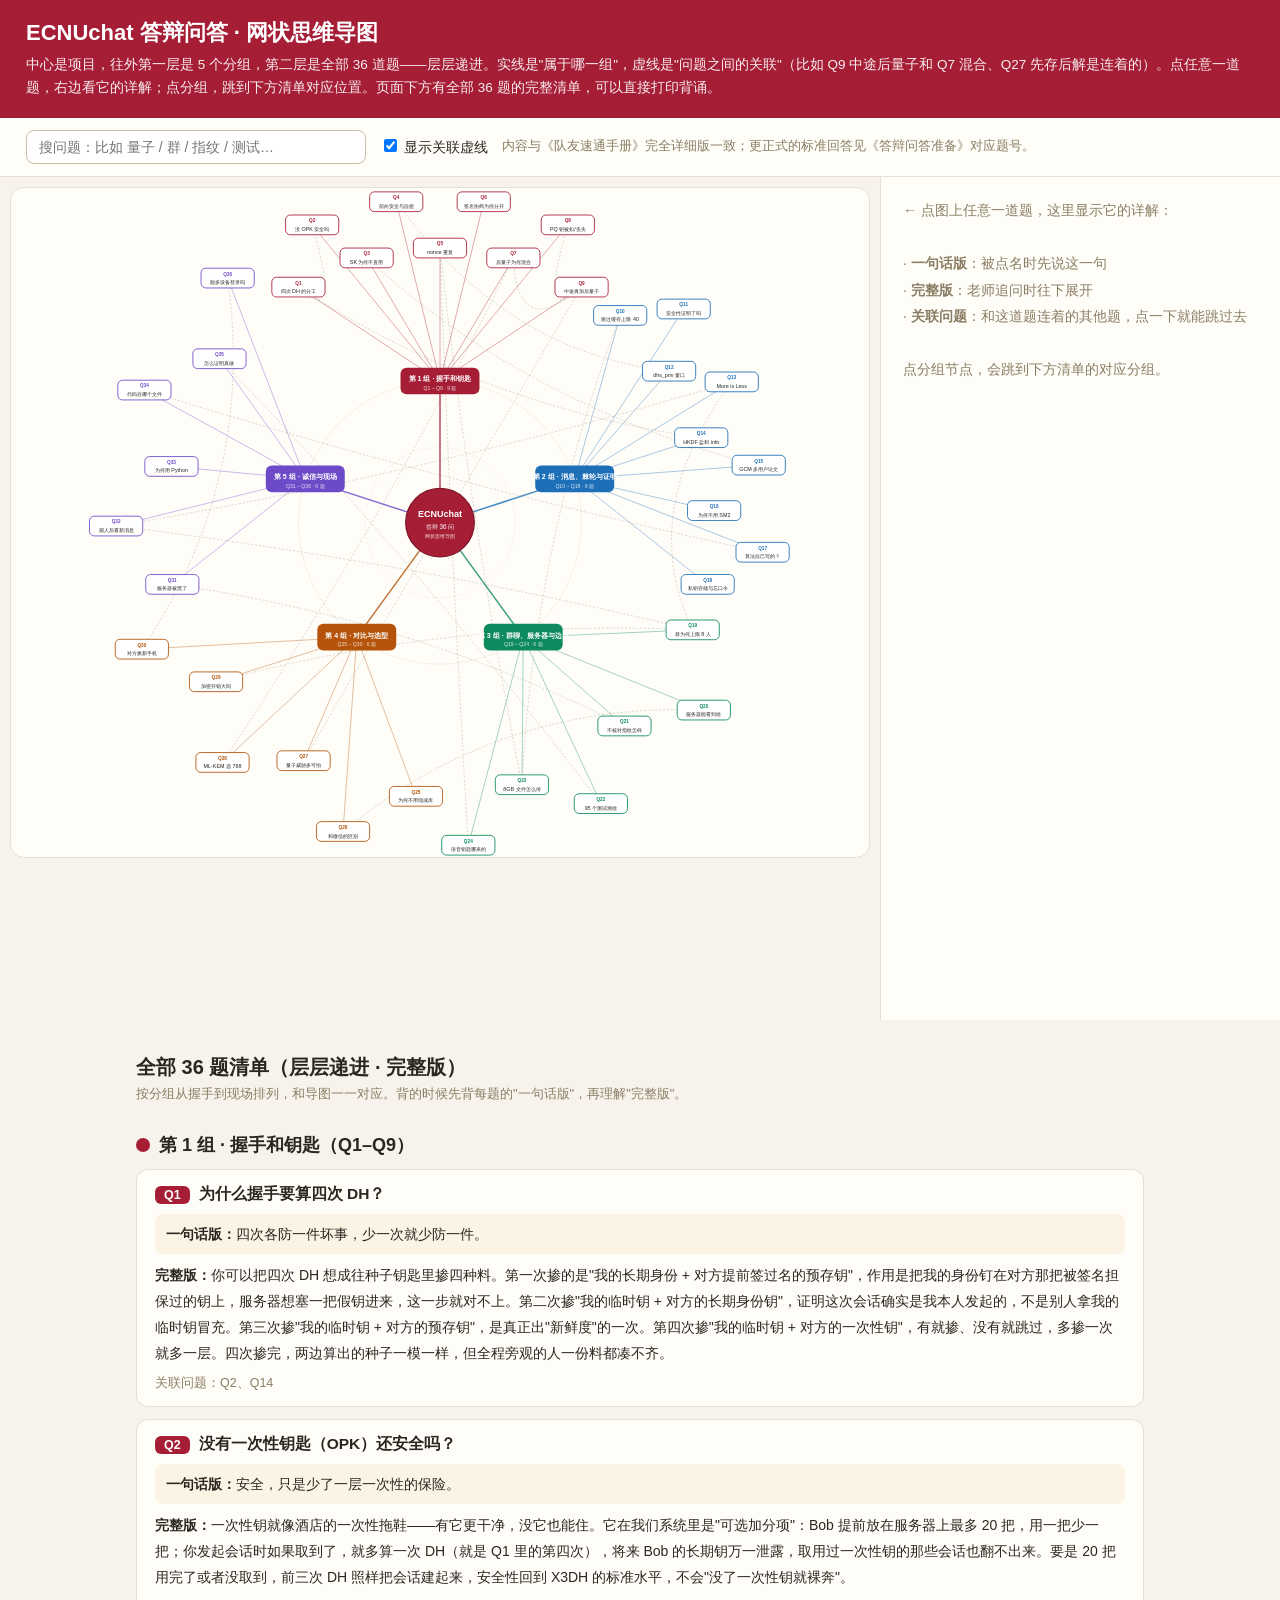
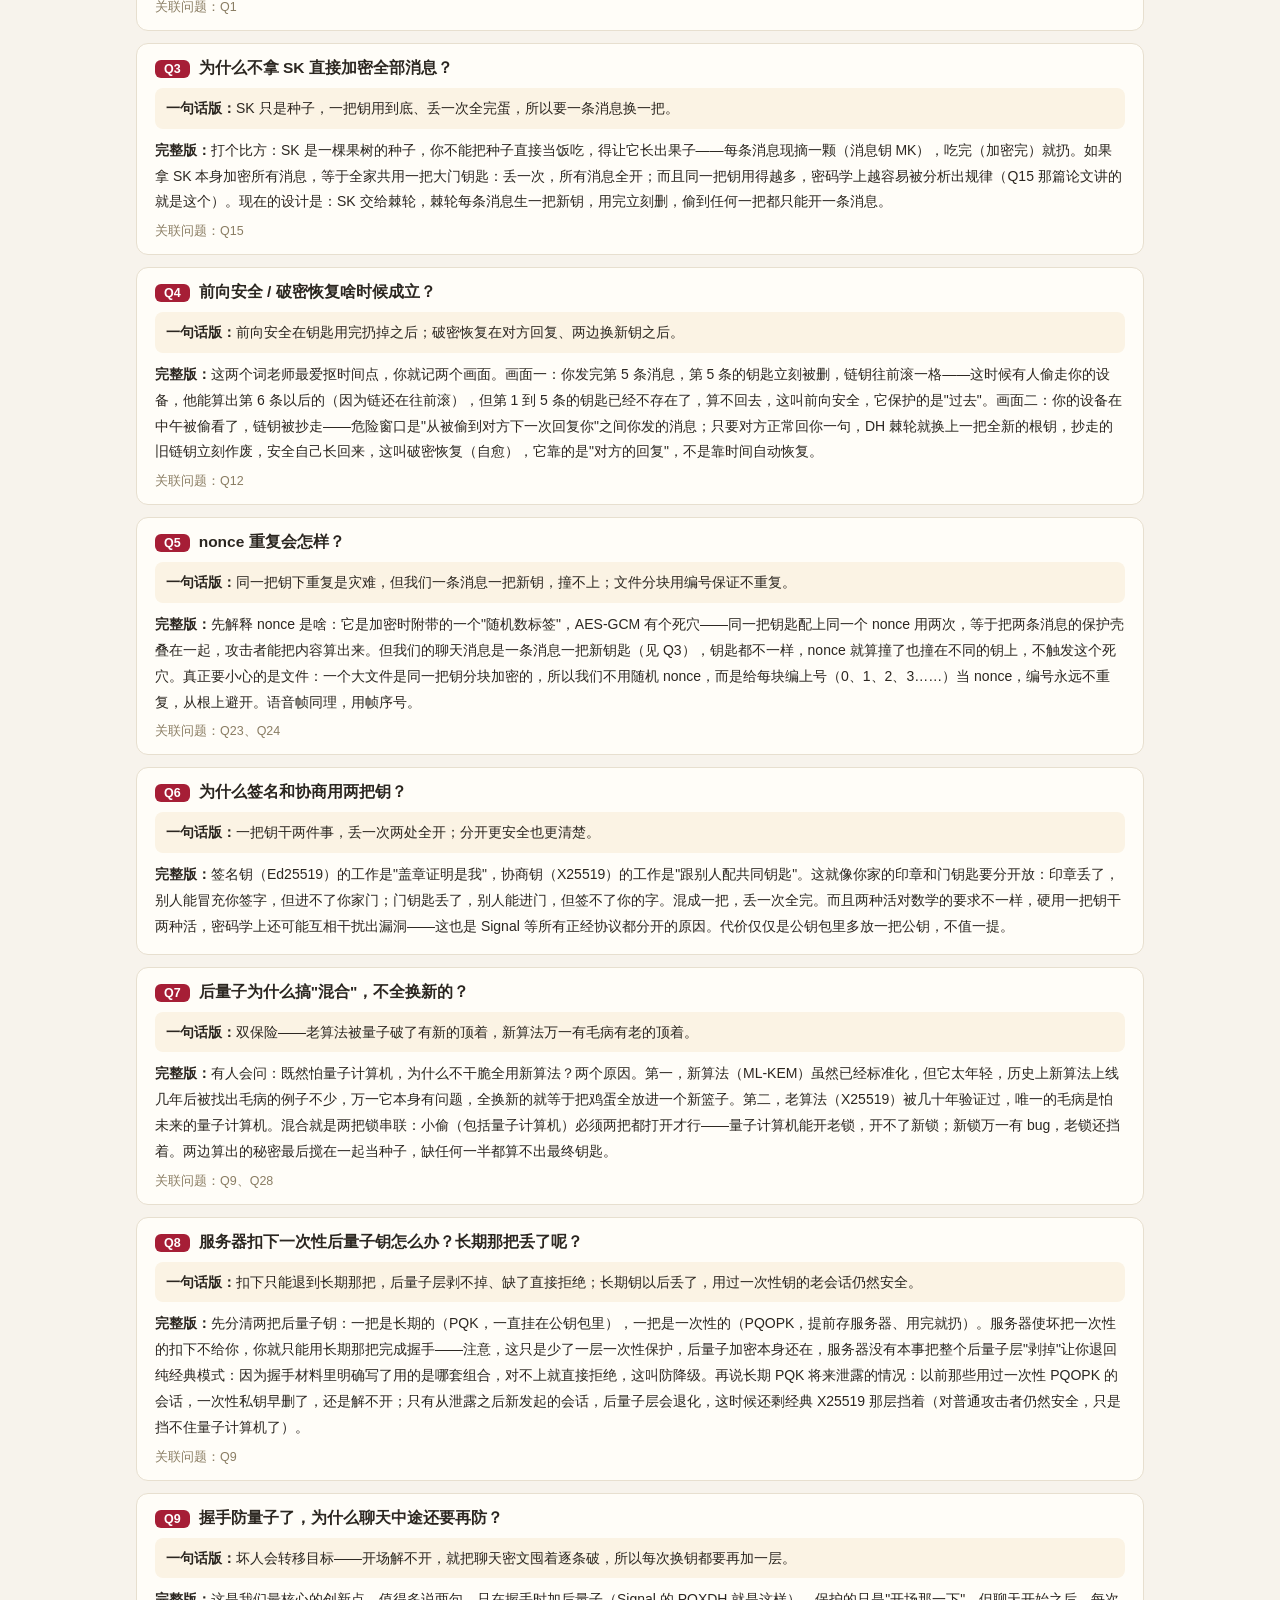
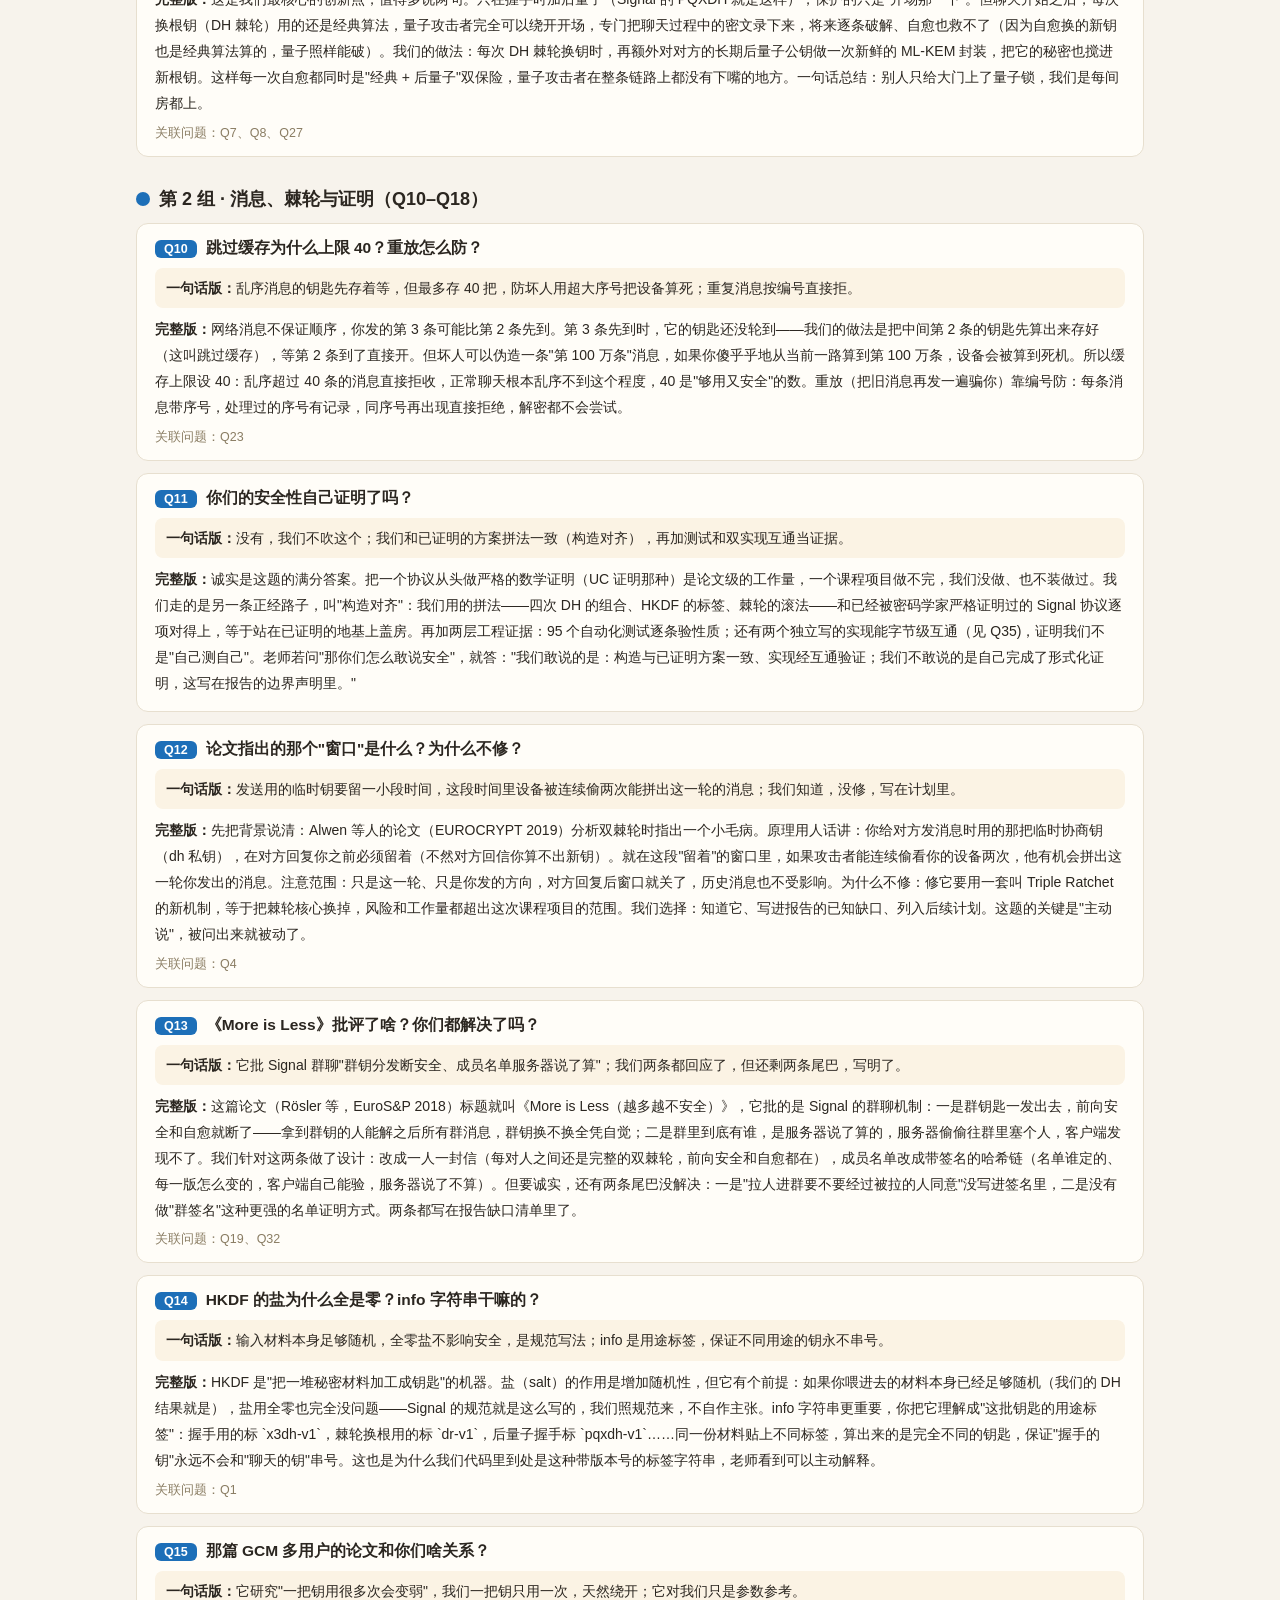
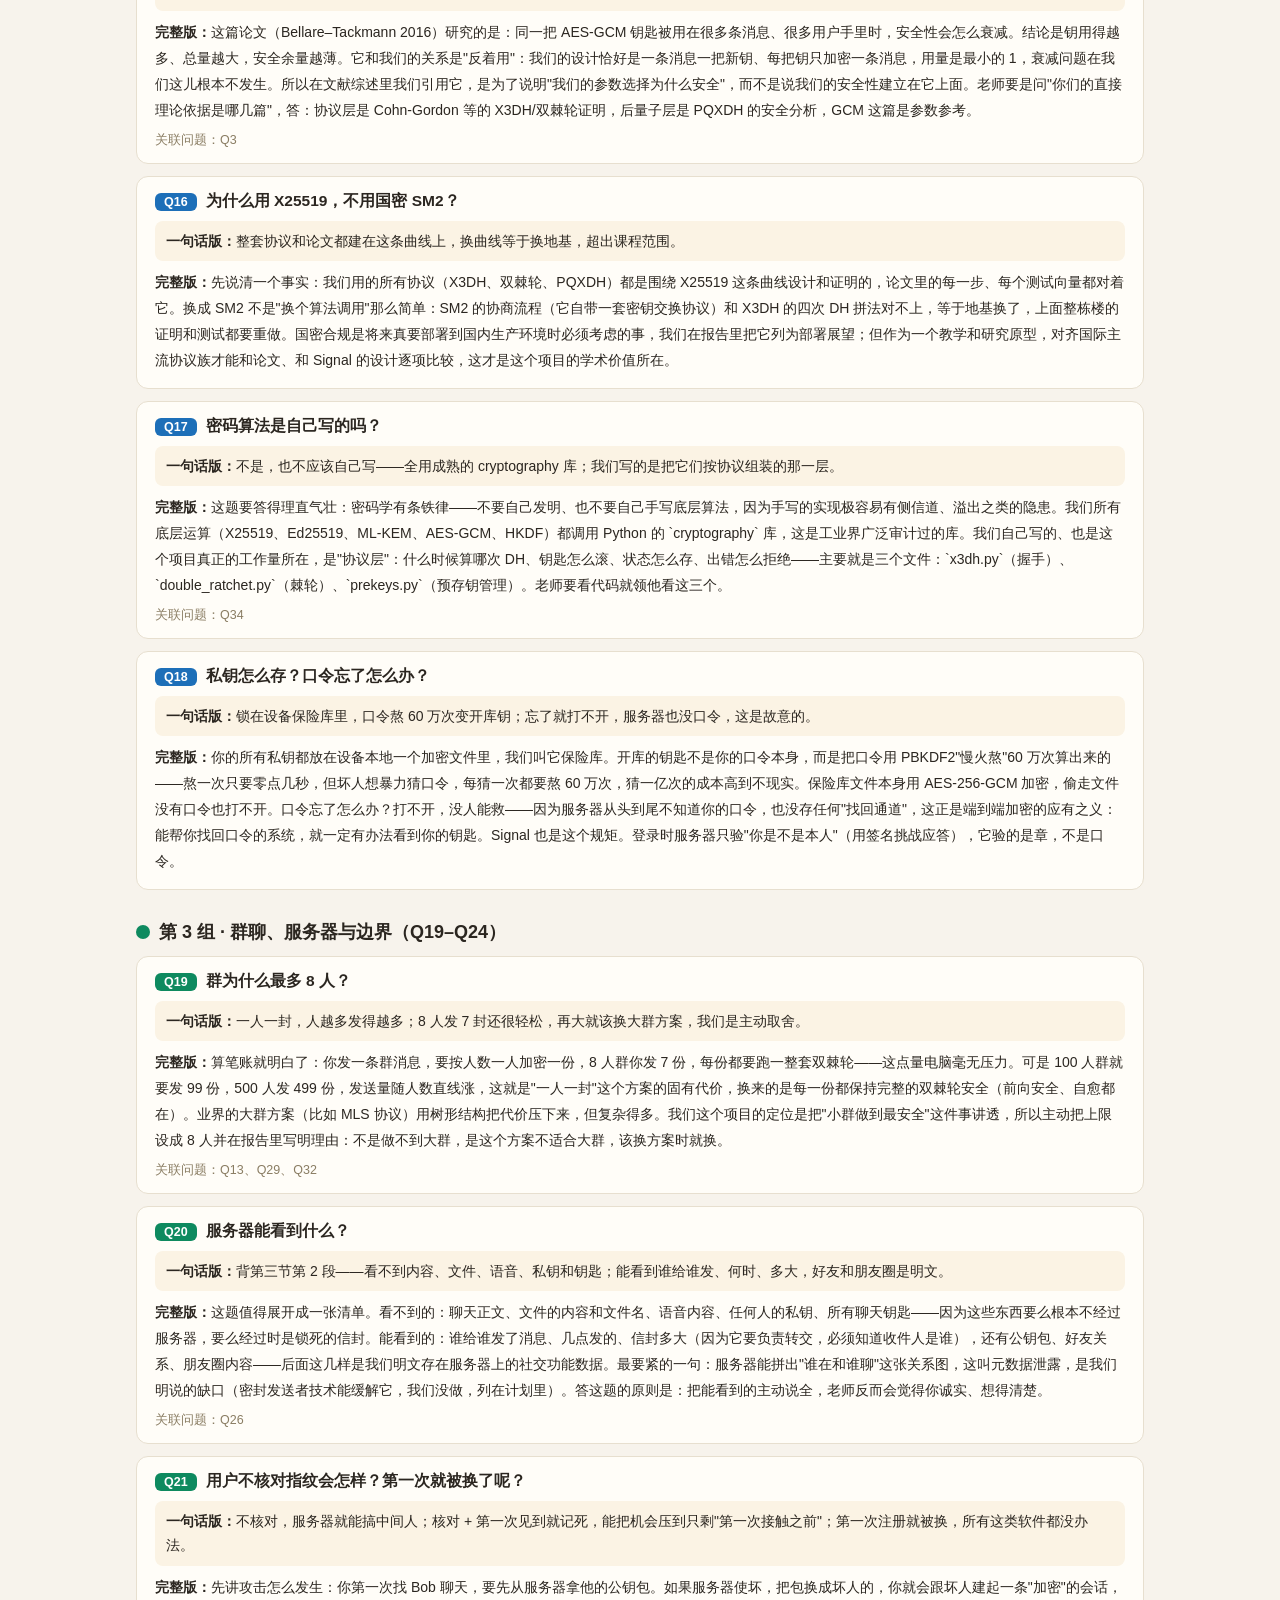
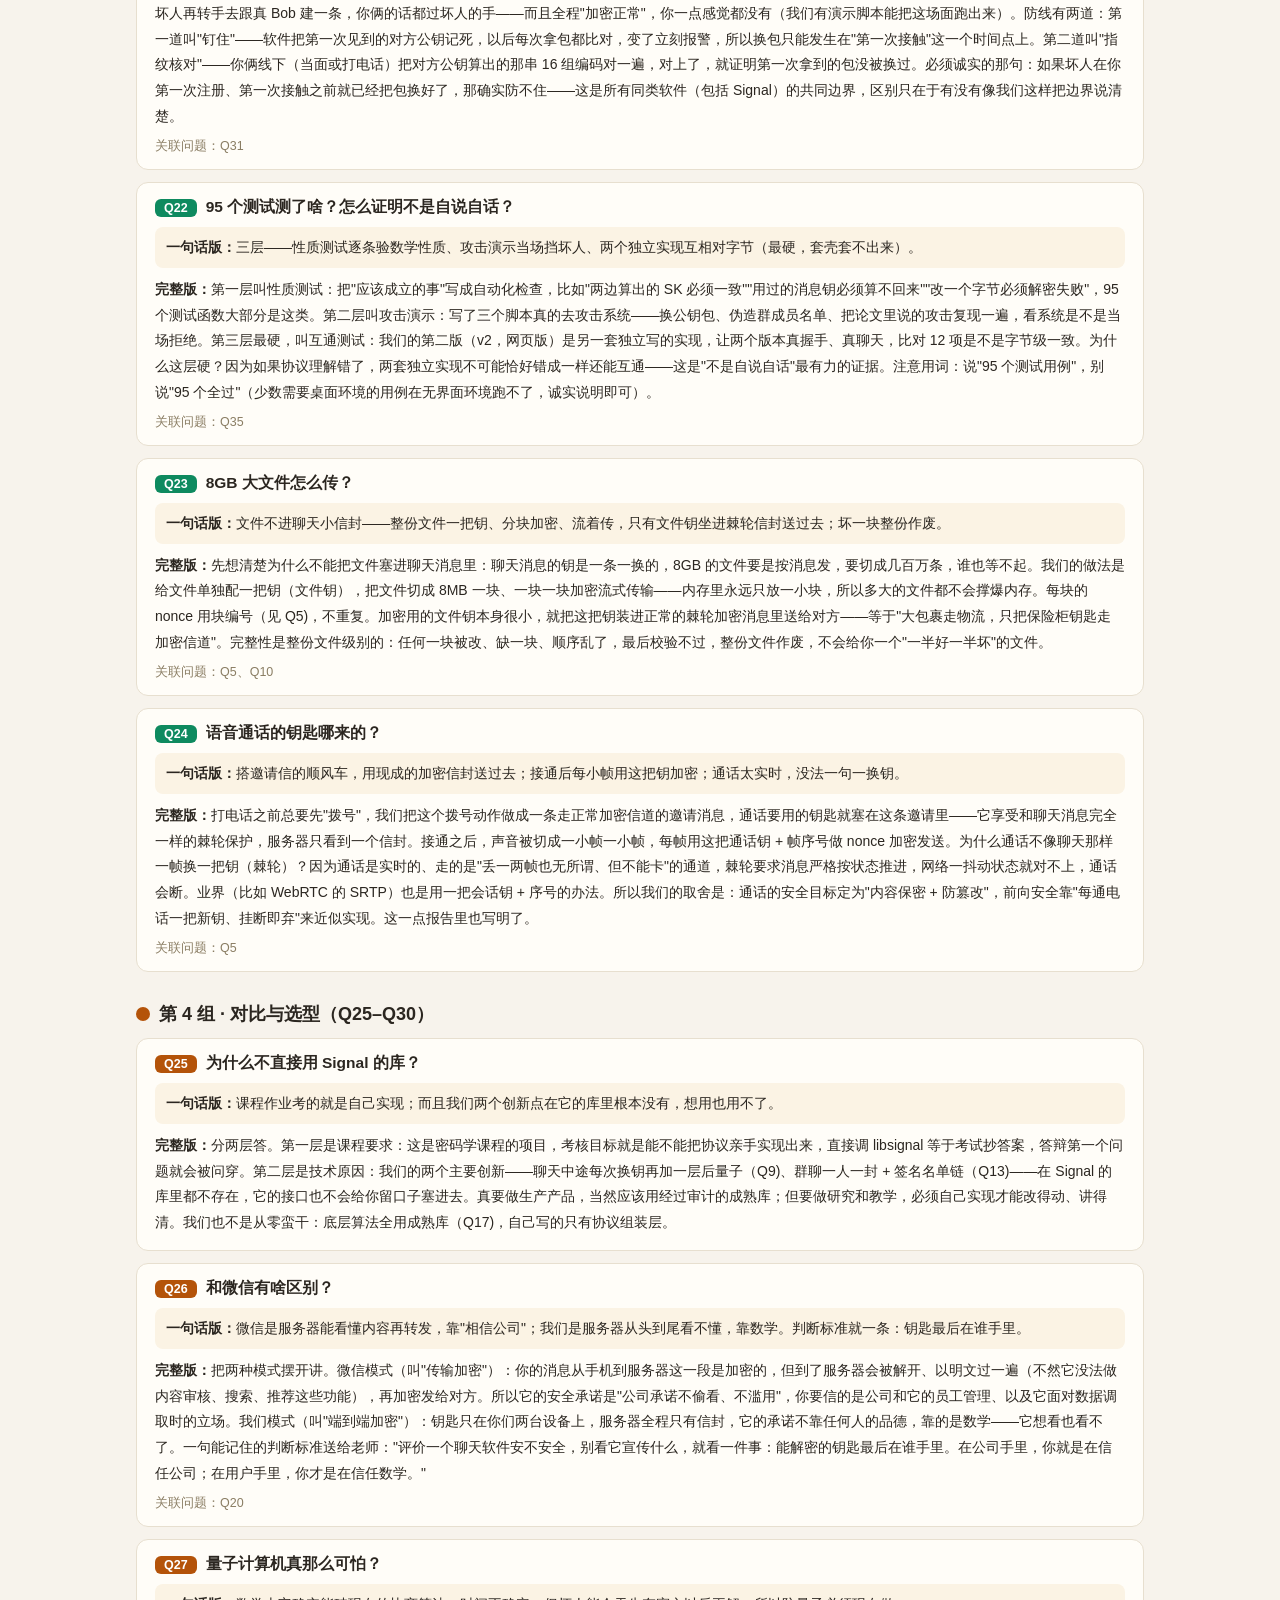
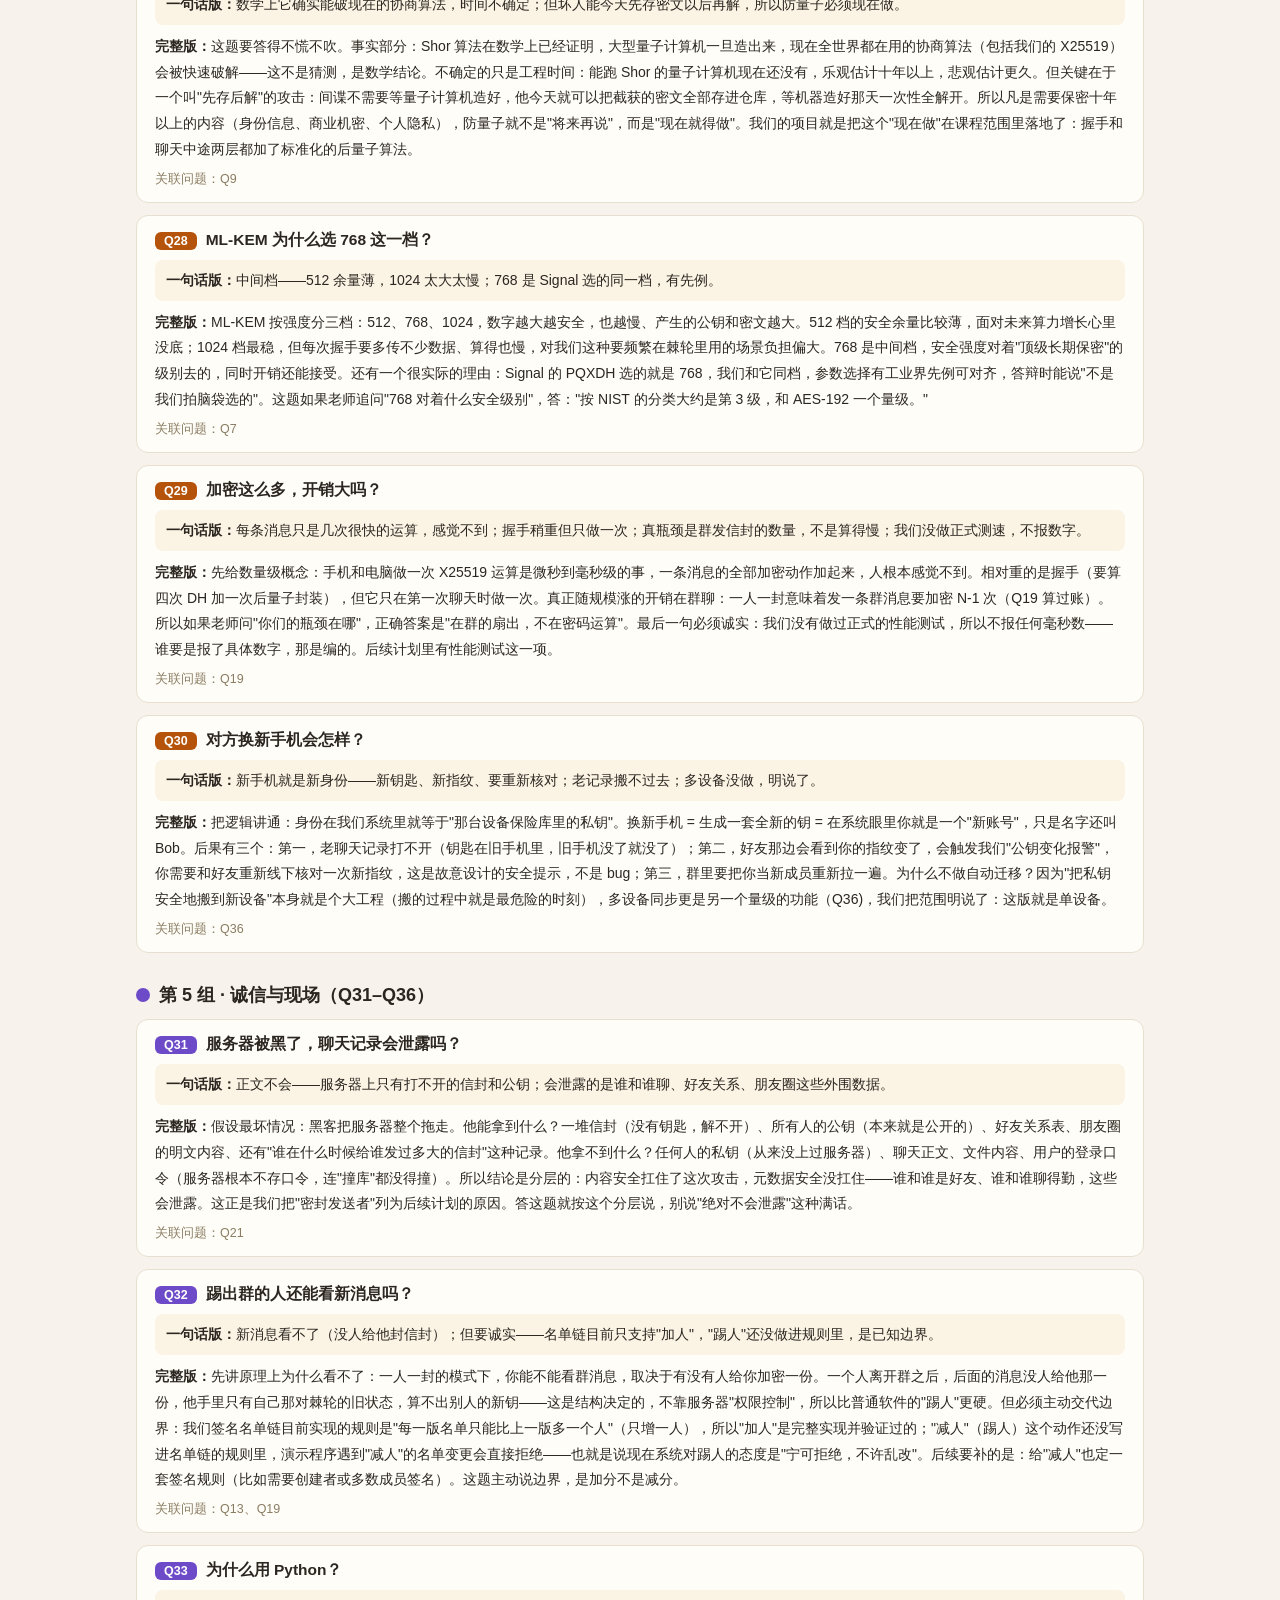
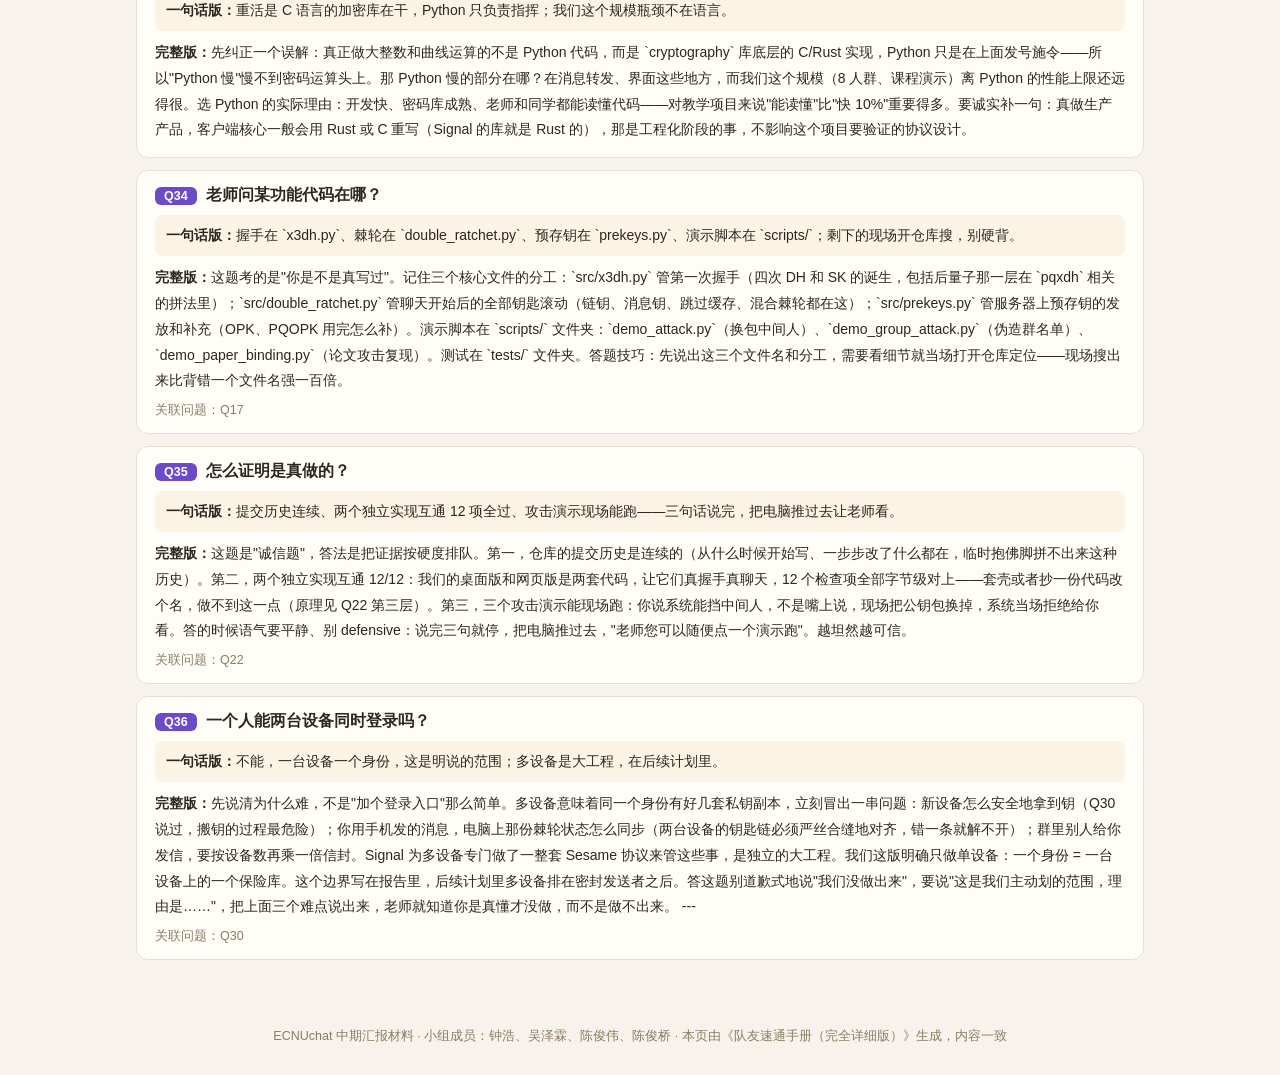
<file: 中期汇报/ECNUchat-答辩问答-网状导图.html>
<!DOCTYPE html>
<html lang="zh-CN">
<head>
<meta charset="UTF-8">
<meta name="viewport" content="width=device-width, initial-scale=1.0">
<title>ECNUchat 答辩问答 · 网状思维导图</title>
<style>
  * { box-sizing: border-box; }
  body { margin: 0; font-family: "Microsoft YaHei", "PingFang SC", "Noto Sans SC", sans-serif; background: #F7F3EC; color: #2B2620; }
  header { background: #A61E36; color: #fff; padding: 18px 26px; }
  header h1 { margin: 0 0 6px; font-size: 22px; }
  header p { margin: 0; font-size: 13.5px; opacity: .92; line-height: 1.7; }
  .toolbar { display: flex; gap: 14px; align-items: center; flex-wrap: wrap; padding: 12px 26px; background: #FFFDF8; border-bottom: 1px solid #E7DFCF; position: sticky; top: 0; z-index: 20; }
  .toolbar input[type="search"] { flex: 0 1 340px; padding: 8px 12px; font-size: 14px; border: 1.5px solid #CBBFA5; border-radius: 8px; }
  .toolbar label { font-size: 13.5px; cursor: pointer; }
  .toolbar .hint { font-size: 12.5px; color: #8A7D63; }
  main.mapwrap { display: flex; gap: 0; align-items: stretch; }
  .mapbox { flex: 1 1 auto; min-width: 0; padding: 10px; }
  svg#map { width: 100%; height: auto; background: #FFFDF8; border: 1px solid #E7DFCF; border-radius: 14px; }
  aside#panel { flex: 0 0 400px; max-width: 400px; background: #FFFDF8; border-left: 1px solid #E7DFCF; padding: 20px 22px; position: sticky; top: 57px; height: calc(100vh - 57px); overflow-y: auto; }
  aside#panel h2 { font-size: 17px; margin: 8px 0 10px; line-height: 1.5; }
  aside#panel .tag { display: inline-block; color: #fff; font-size: 12px; padding: 2.5px 10px; border-radius: 20px; }
  aside#panel .one { background: #FBF3E4; border-left: 4px solid #D9A441; padding: 10px 12px; border-radius: 0 8px 8px 0; font-size: 14px; line-height: 1.75; margin: 12px 0; }
  aside#panel .full { font-size: 14px; line-height: 1.85; }
  aside#panel .relchip { display: inline-block; margin: 3px 4px 0 0; padding: 3px 10px; border: 1.5px solid #A61E36; color: #A61E36; border-radius: 20px; font-size: 12.5px; cursor: pointer; background: #fff; }
  aside#panel .relchip:hover { background: #A61E36; color: #fff; }
  aside#panel .jump { display: inline-block; margin-top: 14px; font-size: 13px; color: #1D6FB8; cursor: pointer; text-decoration: underline; }
  aside#panel .empty { color: #8A7D63; font-size: 14px; line-height: 1.9; }
  .qnode.dim, .gnode.dim { opacity: .18; }
  .qnode.sel rect { fill: #FFF3D6; stroke-width: 3.5; }
  section.listwrap { padding: 8px 26px 40px; max-width: 1060px; margin: 0 auto; }
  section.listwrap > h2.title { font-size: 20px; margin: 26px 0 4px; }
  section.listwrap > p.sub { color: #8A7D63; font-size: 13px; margin: 0 0 10px; }
  .gsec h2 { font-size: 18px; margin: 30px 0 12px; display: flex; align-items: center; gap: 9px; }
  .dot { width: 14px; height: 14px; border-radius: 50%; display: inline-block; }
  .qcard { background: #FFFDF8; border: 1px solid #E7DFCF; border-radius: 12px; padding: 14px 18px; margin: 0 0 12px; }
  .qcard h3 { margin: 0 0 9px; font-size: 15.5px; display: flex; gap: 9px; align-items: baseline; }
  .qbadge { color: #fff; font-size: 12.5px; padding: 2px 9px; border-radius: 6px; flex: 0 0 auto; }
  .qcard .one { background: #FBF3E4; border-radius: 8px; padding: 8px 11px; font-size: 14px; line-height: 1.75; margin-bottom: 9px; }
  .qcard .full { font-size: 14px; line-height: 1.85; }
  .qcard .rel { margin-top: 8px; font-size: 12.5px; color: #8A7D63; }
  footer { padding: 16px 26px 30px; color: #8A7D63; font-size: 12.5px; text-align: center; }
  @media (max-width: 900px) { main.mapwrap { flex-direction: column; } aside#panel { flex: none; max-width: none; position: static; height: auto; border-left: none; border-top: 1px solid #E7DFCF; } }
  @media print { .toolbar, aside#panel, header p { display: none; } body { background: #fff; } }
</style>
</head>
<body>
<header>
  <h1>ECNUchat 答辩问答 · 网状思维导图</h1>
  <p>中心是项目，往外第一层是 5 个分组，第二层是全部 36 道题——层层递进。实线是"属于哪一组"，虚线是"问题之间的关联"（比如 Q9 中途后量子和 Q7 混合、Q27 先存后解是连着的）。点任意一道题，右边看它的详解；点分组，跳到下方清单对应位置。页面下方有全部 36 题的完整清单，可以直接打印背诵。</p>
</header>
<div class="toolbar">
  <input type="search" id="search" placeholder="搜问题：比如 量子 / 群 / 指纹 / 测试…">
  <label><input type="checkbox" id="toggleLinks" checked> 显示关联虚线</label>
  <span class="hint">内容与《队友速通手册》完全详细版一致；更正式的标准回答见《答辩问答准备》对应题号。</span>
</div>
<main class="mapwrap">
  <div class="mapbox">
    <svg id="map" viewBox="0 0 2000 1560" xmlns="http://www.w3.org/2000/svg">
<circle cx="1000" cy="780" r="175" fill="none" stroke="#E5DDD2" stroke-width="1.5" stroke-dasharray="4 6"/>
<circle cx="1000" cy="780" r="330" fill="none" stroke="#EFE7DA" stroke-width="1.5"/>
<path d="M 1000 450 Q 835 341 670 231" fill="none" stroke="#A61E36" stroke-width="1.6" opacity="0.55"/>
<path d="M 1000 450 Q 851 268 702 86" fill="none" stroke="#A61E36" stroke-width="1.6" opacity="0.55"/>
<path d="M 1000 450 Q 914 307 829 163" fill="none" stroke="#A61E36" stroke-width="1.6" opacity="0.55"/>
<path d="M 1000 450 Q 949 241 898 32" fill="none" stroke="#A61E36" stroke-width="1.6" opacity="0.55"/>
<path d="M 1000 450 Q 1000 295 1000 140" fill="none" stroke="#A61E36" stroke-width="1.6" opacity="0.55"/>
<path d="M 1000 450 Q 1051 241 1102 32" fill="none" stroke="#A61E36" stroke-width="1.6" opacity="0.55"/>
<path d="M 1000 450 Q 1086 307 1171 163" fill="none" stroke="#A61E36" stroke-width="1.6" opacity="0.55"/>
<path d="M 1000 450 Q 1149 268 1298 86" fill="none" stroke="#A61E36" stroke-width="1.6" opacity="0.55"/>
<path d="M 1000 450 Q 1165 341 1330 231" fill="none" stroke="#A61E36" stroke-width="1.6" opacity="0.55"/>
<path d="M 1314 678 Q 1367 488 1420 297" fill="none" stroke="#1D6FB8" stroke-width="1.6" opacity="0.55"/>
<path d="M 1314 678 Q 1441 480 1568 282" fill="none" stroke="#1D6FB8" stroke-width="1.6" opacity="0.55"/>
<path d="M 1314 678 Q 1424 552 1534 427" fill="none" stroke="#1D6FB8" stroke-width="1.6" opacity="0.55"/>
<path d="M 1314 678 Q 1497 565 1680 452" fill="none" stroke="#1D6FB8" stroke-width="1.6" opacity="0.55"/>
<path d="M 1314 678 Q 1461 630 1609 582" fill="none" stroke="#1D6FB8" stroke-width="1.6" opacity="0.55"/>
<path d="M 1314 678 Q 1528 662 1743 646" fill="none" stroke="#1D6FB8" stroke-width="1.6" opacity="0.55"/>
<path d="M 1314 678 Q 1477 715 1639 752" fill="none" stroke="#1D6FB8" stroke-width="1.6" opacity="0.55"/>
<path d="M 1314 678 Q 1533 764 1752 849" fill="none" stroke="#1D6FB8" stroke-width="1.6" opacity="0.55"/>
<path d="M 1314 678 Q 1469 801 1624 924" fill="none" stroke="#1D6FB8" stroke-width="1.6" opacity="0.55"/>
<path d="M 1194 1047 Q 1392 1039 1589 1030" fill="none" stroke="#0E8A5F" stroke-width="1.6" opacity="0.55"/>
<path d="M 1194 1047 Q 1405 1132 1615 1217" fill="none" stroke="#0E8A5F" stroke-width="1.6" opacity="0.55"/>
<path d="M 1194 1047 Q 1312 1151 1430 1254" fill="none" stroke="#0E8A5F" stroke-width="1.6" opacity="0.55"/>
<path d="M 1194 1047 Q 1285 1241 1375 1435" fill="none" stroke="#0E8A5F" stroke-width="1.6" opacity="0.55"/>
<path d="M 1194 1047 Q 1193 1219 1191 1391" fill="none" stroke="#0E8A5F" stroke-width="1.6" opacity="0.55"/>
<path d="M 1194 1047 Q 1130 1290 1066 1532" fill="none" stroke="#0E8A5F" stroke-width="1.6" opacity="0.55"/>
<path d="M 806 1047 Q 875 1232 944 1418" fill="none" stroke="#B45309" stroke-width="1.6" opacity="0.55"/>
<path d="M 806 1047 Q 790 1274 774 1500" fill="none" stroke="#B45309" stroke-width="1.6" opacity="0.55"/>
<path d="M 806 1047 Q 744 1191 682 1335" fill="none" stroke="#B45309" stroke-width="1.6" opacity="0.55"/>
<path d="M 806 1047 Q 649 1193 493 1339" fill="none" stroke="#B45309" stroke-width="1.6" opacity="0.55"/>
<path d="M 806 1047 Q 642 1099 478 1151" fill="none" stroke="#B45309" stroke-width="1.6" opacity="0.55"/>
<path d="M 806 1047 Q 556 1061 305 1075" fill="none" stroke="#B45309" stroke-width="1.6" opacity="0.55"/>
<path d="M 686 678 Q 531 801 376 924" fill="none" stroke="#6D4AC8" stroke-width="1.6" opacity="0.55"/>
<path d="M 686 678 Q 466 733 245 788" fill="none" stroke="#6D4AC8" stroke-width="1.6" opacity="0.55"/>
<path d="M 686 678 Q 530 664 374 649" fill="none" stroke="#6D4AC8" stroke-width="1.6" opacity="0.55"/>
<path d="M 686 678 Q 499 574 311 471" fill="none" stroke="#6D4AC8" stroke-width="1.6" opacity="0.55"/>
<path d="M 686 678 Q 586 538 486 398" fill="none" stroke="#6D4AC8" stroke-width="1.6" opacity="0.55"/>
<path d="M 686 678 Q 595 444 505 210" fill="none" stroke="#6D4AC8" stroke-width="1.6" opacity="0.55"/>
<path class="xlink" d="M 670 231 Q 774 333 702 86" fill="none" stroke="#9A8F7D" stroke-width="1.3" stroke-dasharray="5 4" opacity="0.6"/>
<path class="xlink" d="M 670 231 Q 1100 511 1609 582" fill="none" stroke="#9A8F7D" stroke-width="1.3" stroke-dasharray="5 4" opacity="0.6"/>
<path class="xlink" d="M 829 163 Q 1206 510 1743 646" fill="none" stroke="#9A8F7D" stroke-width="1.3" stroke-dasharray="5 4" opacity="0.6"/>
<path class="xlink" d="M 898 32 Q 1155 384 1534 427" fill="none" stroke="#9A8F7D" stroke-width="1.3" stroke-dasharray="5 4" opacity="0.6"/>
<path class="xlink" d="M 1000 140 Q 1069 769 1191 1391" fill="none" stroke="#9A8F7D" stroke-width="1.3" stroke-dasharray="5 4" opacity="0.6"/>
<path class="xlink" d="M 1000 140 Q 1024 820 1066 1532" fill="none" stroke="#9A8F7D" stroke-width="1.3" stroke-dasharray="5 4" opacity="0.6"/>
<path class="xlink" d="M 1171 163 Q 1180 360 1330 231" fill="none" stroke="#9A8F7D" stroke-width="1.3" stroke-dasharray="5 4" opacity="0.6"/>
<path class="xlink" d="M 1171 163 Q 879 759 493 1339" fill="none" stroke="#9A8F7D" stroke-width="1.3" stroke-dasharray="5 4" opacity="0.6"/>
<path class="xlink" d="M 1298 86 Q 1226 333 1330 231" fill="none" stroke="#9A8F7D" stroke-width="1.3" stroke-dasharray="5 4" opacity="0.6"/>
<path class="xlink" d="M 1330 231 Q 1004 782 682 1335" fill="none" stroke="#9A8F7D" stroke-width="1.3" stroke-dasharray="5 4" opacity="0.6"/>
<path class="xlink" d="M 1420 297 Q 1220 826 1191 1391" fill="none" stroke="#9A8F7D" stroke-width="1.3" stroke-dasharray="5 4" opacity="0.6"/>
<path class="xlink" d="M 1680 452 Q 1457 752 1589 1030" fill="none" stroke="#9A8F7D" stroke-width="1.3" stroke-dasharray="5 4" opacity="0.6"/>
<path class="xlink" d="M 1680 452 Q 973 665 245 788" fill="none" stroke="#9A8F7D" stroke-width="1.3" stroke-dasharray="5 4" opacity="0.6"/>
<path class="xlink" d="M 1752 849 Q 1023 693 311 471" fill="none" stroke="#9A8F7D" stroke-width="1.3" stroke-dasharray="5 4" opacity="0.6"/>
<path class="xlink" d="M 1589 1030 Q 1024 1003 478 1151" fill="none" stroke="#9A8F7D" stroke-width="1.3" stroke-dasharray="5 4" opacity="0.6"/>
<path class="xlink" d="M 1589 1030 Q 940 873 245 788" fill="none" stroke="#9A8F7D" stroke-width="1.3" stroke-dasharray="5 4" opacity="0.6"/>
<path class="xlink" d="M 1615 1217 Q 1140 1197 774 1500" fill="none" stroke="#9A8F7D" stroke-width="1.3" stroke-dasharray="5 4" opacity="0.6"/>
<path class="xlink" d="M 1430 1254 Q 930 1003 376 924" fill="none" stroke="#9A8F7D" stroke-width="1.3" stroke-dasharray="5 4" opacity="0.6"/>
<path class="xlink" d="M 1375 1435 Q 950 878 486 398" fill="none" stroke="#9A8F7D" stroke-width="1.3" stroke-dasharray="5 4" opacity="0.6"/>
<path class="xlink" d="M 305 1075 Q 571 681 505 210" fill="none" stroke="#9A8F7D" stroke-width="1.3" stroke-dasharray="5 4" opacity="0.6"/>
<line x1="1000" y1="780" x2="1000" y2="450" stroke="#A61E36" stroke-width="3.5" opacity="0.8"/>
<line x1="1000" y1="780" x2="1314" y2="678" stroke="#1D6FB8" stroke-width="3.5" opacity="0.8"/>
<line x1="1000" y1="780" x2="1194" y2="1047" stroke="#0E8A5F" stroke-width="3.5" opacity="0.8"/>
<line x1="1000" y1="780" x2="806" y2="1047" stroke="#B45309" stroke-width="3.5" opacity="0.8"/>
<line x1="1000" y1="780" x2="686" y2="678" stroke="#6D4AC8" stroke-width="3.5" opacity="0.8"/>
<g class="gnode" data-group="0" style="cursor:pointer"><rect x="908" y="419" width="184" height="62" rx="14" fill="#A61E36"/><text x="1000" y="451" text-anchor="middle" fill="#fff" font-size="16.5" font-weight="700">第 1 组 · 握手和钥匙</text><text x="1000" y="471" text-anchor="middle" fill="#ffffff" opacity="0.85" font-size="12">Q1 – Q9 · 9 题</text></g>
<g class="gnode" data-group="1" style="cursor:pointer"><rect x="1222" y="647" width="184" height="62" rx="14" fill="#1D6FB8"/><text x="1314" y="679" text-anchor="middle" fill="#fff" font-size="16.5" font-weight="700">第 2 组 · 消息、棘轮与证明</text><text x="1314" y="699" text-anchor="middle" fill="#ffffff" opacity="0.85" font-size="12">Q10 – Q18 · 9 题</text></g>
<g class="gnode" data-group="2" style="cursor:pointer"><rect x="1102" y="1016" width="184" height="62" rx="14" fill="#0E8A5F"/><text x="1194" y="1048" text-anchor="middle" fill="#fff" font-size="16.5" font-weight="700">第 3 组 · 群聊、服务器与边界</text><text x="1194" y="1068" text-anchor="middle" fill="#ffffff" opacity="0.85" font-size="12">Q19 – Q24 · 6 题</text></g>
<g class="gnode" data-group="3" style="cursor:pointer"><rect x="714" y="1016" width="184" height="62" rx="14" fill="#B45309"/><text x="806" y="1048" text-anchor="middle" fill="#fff" font-size="16.5" font-weight="700">第 4 组 · 对比与选型</text><text x="806" y="1068" text-anchor="middle" fill="#ffffff" opacity="0.85" font-size="12">Q25 – Q30 · 6 题</text></g>
<g class="gnode" data-group="4" style="cursor:pointer"><rect x="594" y="647" width="184" height="62" rx="14" fill="#6D4AC8"/><text x="686" y="679" text-anchor="middle" fill="#fff" font-size="16.5" font-weight="700">第 5 组 · 诚信与现场</text><text x="686" y="699" text-anchor="middle" fill="#ffffff" opacity="0.85" font-size="12">Q31 – Q36 · 6 题</text></g>
<g class="qnode" data-q="1" style="cursor:pointer"><rect x="608" y="208" width="124" height="46" rx="11" fill="#ffffff" stroke="#A61E36" stroke-width="2"/><text x="670" y="225" text-anchor="middle" fill="#A61E36" font-size="11" font-weight="700">Q1</text><text x="670" y="245" text-anchor="middle" fill="#2B2620" font-size="12.5">四次 DH 的分工</text></g>
<g class="qnode" data-q="2" style="cursor:pointer"><rect x="640" y="63" width="124" height="46" rx="11" fill="#ffffff" stroke="#A61E36" stroke-width="2"/><text x="702" y="80" text-anchor="middle" fill="#A61E36" font-size="11" font-weight="700">Q2</text><text x="702" y="100" text-anchor="middle" fill="#2B2620" font-size="12.5">没 OPK 安全吗</text></g>
<g class="qnode" data-q="3" style="cursor:pointer"><rect x="767" y="140" width="124" height="46" rx="11" fill="#ffffff" stroke="#A61E36" stroke-width="2"/><text x="829" y="157" text-anchor="middle" fill="#A61E36" font-size="11" font-weight="700">Q3</text><text x="829" y="177" text-anchor="middle" fill="#2B2620" font-size="12.5">SK 为何不直用</text></g>
<g class="qnode" data-q="4" style="cursor:pointer"><rect x="836" y="9" width="124" height="46" rx="11" fill="#ffffff" stroke="#A61E36" stroke-width="2"/><text x="898" y="26" text-anchor="middle" fill="#A61E36" font-size="11" font-weight="700">Q4</text><text x="898" y="46" text-anchor="middle" fill="#2B2620" font-size="12.5">前向安全与自愈</text></g>
<g class="qnode" data-q="5" style="cursor:pointer"><rect x="938" y="117" width="124" height="46" rx="11" fill="#ffffff" stroke="#A61E36" stroke-width="2"/><text x="1000" y="134" text-anchor="middle" fill="#A61E36" font-size="11" font-weight="700">Q5</text><text x="1000" y="154" text-anchor="middle" fill="#2B2620" font-size="12.5">nonce 重复</text></g>
<g class="qnode" data-q="6" style="cursor:pointer"><rect x="1040" y="9" width="124" height="46" rx="11" fill="#ffffff" stroke="#A61E36" stroke-width="2"/><text x="1102" y="26" text-anchor="middle" fill="#A61E36" font-size="11" font-weight="700">Q6</text><text x="1102" y="46" text-anchor="middle" fill="#2B2620" font-size="12.5">签名协商为何分开</text></g>
<g class="qnode" data-q="7" style="cursor:pointer"><rect x="1109" y="140" width="124" height="46" rx="11" fill="#ffffff" stroke="#A61E36" stroke-width="2"/><text x="1171" y="157" text-anchor="middle" fill="#A61E36" font-size="11" font-weight="700">Q7</text><text x="1171" y="177" text-anchor="middle" fill="#2B2620" font-size="12.5">后量子为何混合</text></g>
<g class="qnode" data-q="8" style="cursor:pointer"><rect x="1236" y="63" width="124" height="46" rx="11" fill="#ffffff" stroke="#A61E36" stroke-width="2"/><text x="1298" y="80" text-anchor="middle" fill="#A61E36" font-size="11" font-weight="700">Q8</text><text x="1298" y="100" text-anchor="middle" fill="#2B2620" font-size="12.5">PQ 钥被扣/丢失</text></g>
<g class="qnode" data-q="9" style="cursor:pointer"><rect x="1268" y="208" width="124" height="46" rx="11" fill="#ffffff" stroke="#A61E36" stroke-width="2"/><text x="1330" y="225" text-anchor="middle" fill="#A61E36" font-size="11" font-weight="700">Q9</text><text x="1330" y="245" text-anchor="middle" fill="#2B2620" font-size="12.5">中途再加后量子</text></g>
<g class="qnode" data-q="10" style="cursor:pointer"><rect x="1358" y="274" width="124" height="46" rx="11" fill="#ffffff" stroke="#1D6FB8" stroke-width="2"/><text x="1420" y="291" text-anchor="middle" fill="#1D6FB8" font-size="11" font-weight="700">Q10</text><text x="1420" y="311" text-anchor="middle" fill="#2B2620" font-size="12.5">跳过缓存上限 40</text></g>
<g class="qnode" data-q="11" style="cursor:pointer"><rect x="1506" y="259" width="124" height="46" rx="11" fill="#ffffff" stroke="#1D6FB8" stroke-width="2"/><text x="1568" y="276" text-anchor="middle" fill="#1D6FB8" font-size="11" font-weight="700">Q11</text><text x="1568" y="296" text-anchor="middle" fill="#2B2620" font-size="12.5">安全性证明了吗</text></g>
<g class="qnode" data-q="12" style="cursor:pointer"><rect x="1472" y="404" width="124" height="46" rx="11" fill="#ffffff" stroke="#1D6FB8" stroke-width="2"/><text x="1534" y="421" text-anchor="middle" fill="#1D6FB8" font-size="11" font-weight="700">Q12</text><text x="1534" y="441" text-anchor="middle" fill="#2B2620" font-size="12.5">dhs_priv 窗口</text></g>
<g class="qnode" data-q="13" style="cursor:pointer"><rect x="1618" y="429" width="124" height="46" rx="11" fill="#ffffff" stroke="#1D6FB8" stroke-width="2"/><text x="1680" y="446" text-anchor="middle" fill="#1D6FB8" font-size="11" font-weight="700">Q13</text><text x="1680" y="466" text-anchor="middle" fill="#2B2620" font-size="12.5">More is Less</text></g>
<g class="qnode" data-q="14" style="cursor:pointer"><rect x="1547" y="559" width="124" height="46" rx="11" fill="#ffffff" stroke="#1D6FB8" stroke-width="2"/><text x="1609" y="576" text-anchor="middle" fill="#1D6FB8" font-size="11" font-weight="700">Q14</text><text x="1609" y="596" text-anchor="middle" fill="#2B2620" font-size="12.5">HKDF 盐和 info</text></g>
<g class="qnode" data-q="15" style="cursor:pointer"><rect x="1681" y="623" width="124" height="46" rx="11" fill="#ffffff" stroke="#1D6FB8" stroke-width="2"/><text x="1743" y="640" text-anchor="middle" fill="#1D6FB8" font-size="11" font-weight="700">Q15</text><text x="1743" y="660" text-anchor="middle" fill="#2B2620" font-size="12.5">GCM 多用户论文</text></g>
<g class="qnode" data-q="16" style="cursor:pointer"><rect x="1577" y="729" width="124" height="46" rx="11" fill="#ffffff" stroke="#1D6FB8" stroke-width="2"/><text x="1639" y="746" text-anchor="middle" fill="#1D6FB8" font-size="11" font-weight="700">Q16</text><text x="1639" y="766" text-anchor="middle" fill="#2B2620" font-size="12.5">为何不用 SM2</text></g>
<g class="qnode" data-q="17" style="cursor:pointer"><rect x="1690" y="826" width="124" height="46" rx="11" fill="#ffffff" stroke="#1D6FB8" stroke-width="2"/><text x="1752" y="843" text-anchor="middle" fill="#1D6FB8" font-size="11" font-weight="700">Q17</text><text x="1752" y="863" text-anchor="middle" fill="#2B2620" font-size="12.5">算法自己写的？</text></g>
<g class="qnode" data-q="18" style="cursor:pointer"><rect x="1562" y="901" width="124" height="46" rx="11" fill="#ffffff" stroke="#1D6FB8" stroke-width="2"/><text x="1624" y="918" text-anchor="middle" fill="#1D6FB8" font-size="11" font-weight="700">Q18</text><text x="1624" y="938" text-anchor="middle" fill="#2B2620" font-size="12.5">私钥存储与忘口令</text></g>
<g class="qnode" data-q="19" style="cursor:pointer"><rect x="1527" y="1007" width="124" height="46" rx="11" fill="#ffffff" stroke="#0E8A5F" stroke-width="2"/><text x="1589" y="1024" text-anchor="middle" fill="#0E8A5F" font-size="11" font-weight="700">Q19</text><text x="1589" y="1044" text-anchor="middle" fill="#2B2620" font-size="12.5">群为何上限 8 人</text></g>
<g class="qnode" data-q="20" style="cursor:pointer"><rect x="1553" y="1194" width="124" height="46" rx="11" fill="#ffffff" stroke="#0E8A5F" stroke-width="2"/><text x="1615" y="1211" text-anchor="middle" fill="#0E8A5F" font-size="11" font-weight="700">Q20</text><text x="1615" y="1231" text-anchor="middle" fill="#2B2620" font-size="12.5">服务器能看到啥</text></g>
<g class="qnode" data-q="21" style="cursor:pointer"><rect x="1368" y="1231" width="124" height="46" rx="11" fill="#ffffff" stroke="#0E8A5F" stroke-width="2"/><text x="1430" y="1248" text-anchor="middle" fill="#0E8A5F" font-size="11" font-weight="700">Q21</text><text x="1430" y="1268" text-anchor="middle" fill="#2B2620" font-size="12.5">不核对指纹怎样</text></g>
<g class="qnode" data-q="22" style="cursor:pointer"><rect x="1313" y="1412" width="124" height="46" rx="11" fill="#ffffff" stroke="#0E8A5F" stroke-width="2"/><text x="1375" y="1429" text-anchor="middle" fill="#0E8A5F" font-size="11" font-weight="700">Q22</text><text x="1375" y="1449" text-anchor="middle" fill="#2B2620" font-size="12.5">95 个测试测啥</text></g>
<g class="qnode" data-q="23" style="cursor:pointer"><rect x="1129" y="1368" width="124" height="46" rx="11" fill="#ffffff" stroke="#0E8A5F" stroke-width="2"/><text x="1191" y="1385" text-anchor="middle" fill="#0E8A5F" font-size="11" font-weight="700">Q23</text><text x="1191" y="1405" text-anchor="middle" fill="#2B2620" font-size="12.5">8GB 文件怎么传</text></g>
<g class="qnode" data-q="24" style="cursor:pointer"><rect x="1004" y="1509" width="124" height="46" rx="11" fill="#ffffff" stroke="#0E8A5F" stroke-width="2"/><text x="1066" y="1526" text-anchor="middle" fill="#0E8A5F" font-size="11" font-weight="700">Q24</text><text x="1066" y="1546" text-anchor="middle" fill="#2B2620" font-size="12.5">语音钥匙哪来的</text></g>
<g class="qnode" data-q="25" style="cursor:pointer"><rect x="882" y="1395" width="124" height="46" rx="11" fill="#ffffff" stroke="#B45309" stroke-width="2"/><text x="944" y="1412" text-anchor="middle" fill="#B45309" font-size="11" font-weight="700">Q25</text><text x="944" y="1432" text-anchor="middle" fill="#2B2620" font-size="12.5">为何不用现成库</text></g>
<g class="qnode" data-q="26" style="cursor:pointer"><rect x="712" y="1477" width="124" height="46" rx="11" fill="#ffffff" stroke="#B45309" stroke-width="2"/><text x="774" y="1494" text-anchor="middle" fill="#B45309" font-size="11" font-weight="700">Q26</text><text x="774" y="1514" text-anchor="middle" fill="#2B2620" font-size="12.5">和微信的区别</text></g>
<g class="qnode" data-q="27" style="cursor:pointer"><rect x="620" y="1312" width="124" height="46" rx="11" fill="#ffffff" stroke="#B45309" stroke-width="2"/><text x="682" y="1329" text-anchor="middle" fill="#B45309" font-size="11" font-weight="700">Q27</text><text x="682" y="1349" text-anchor="middle" fill="#2B2620" font-size="12.5">量子威胁多可怕</text></g>
<g class="qnode" data-q="28" style="cursor:pointer"><rect x="431" y="1316" width="124" height="46" rx="11" fill="#ffffff" stroke="#B45309" stroke-width="2"/><text x="493" y="1333" text-anchor="middle" fill="#B45309" font-size="11" font-weight="700">Q28</text><text x="493" y="1353" text-anchor="middle" fill="#2B2620" font-size="12.5">ML-KEM 选 768</text></g>
<g class="qnode" data-q="29" style="cursor:pointer"><rect x="416" y="1128" width="124" height="46" rx="11" fill="#ffffff" stroke="#B45309" stroke-width="2"/><text x="478" y="1145" text-anchor="middle" fill="#B45309" font-size="11" font-weight="700">Q29</text><text x="478" y="1165" text-anchor="middle" fill="#2B2620" font-size="12.5">加密开销大吗</text></g>
<g class="qnode" data-q="30" style="cursor:pointer"><rect x="243" y="1052" width="124" height="46" rx="11" fill="#ffffff" stroke="#B45309" stroke-width="2"/><text x="305" y="1069" text-anchor="middle" fill="#B45309" font-size="11" font-weight="700">Q30</text><text x="305" y="1089" text-anchor="middle" fill="#2B2620" font-size="12.5">对方换新手机</text></g>
<g class="qnode" data-q="31" style="cursor:pointer"><rect x="314" y="901" width="124" height="46" rx="11" fill="#ffffff" stroke="#6D4AC8" stroke-width="2"/><text x="376" y="918" text-anchor="middle" fill="#6D4AC8" font-size="11" font-weight="700">Q31</text><text x="376" y="938" text-anchor="middle" fill="#2B2620" font-size="12.5">服务器被黑了</text></g>
<g class="qnode" data-q="32" style="cursor:pointer"><rect x="183" y="765" width="124" height="46" rx="11" fill="#ffffff" stroke="#6D4AC8" stroke-width="2"/><text x="245" y="782" text-anchor="middle" fill="#6D4AC8" font-size="11" font-weight="700">Q32</text><text x="245" y="802" text-anchor="middle" fill="#2B2620" font-size="12.5">踢人后看新消息</text></g>
<g class="qnode" data-q="33" style="cursor:pointer"><rect x="312" y="626" width="124" height="46" rx="11" fill="#ffffff" stroke="#6D4AC8" stroke-width="2"/><text x="374" y="643" text-anchor="middle" fill="#6D4AC8" font-size="11" font-weight="700">Q33</text><text x="374" y="663" text-anchor="middle" fill="#2B2620" font-size="12.5">为何用 Python</text></g>
<g class="qnode" data-q="34" style="cursor:pointer"><rect x="249" y="448" width="124" height="46" rx="11" fill="#ffffff" stroke="#6D4AC8" stroke-width="2"/><text x="311" y="465" text-anchor="middle" fill="#6D4AC8" font-size="11" font-weight="700">Q34</text><text x="311" y="485" text-anchor="middle" fill="#2B2620" font-size="12.5">代码在哪个文件</text></g>
<g class="qnode" data-q="35" style="cursor:pointer"><rect x="424" y="375" width="124" height="46" rx="11" fill="#ffffff" stroke="#6D4AC8" stroke-width="2"/><text x="486" y="392" text-anchor="middle" fill="#6D4AC8" font-size="11" font-weight="700">Q35</text><text x="486" y="412" text-anchor="middle" fill="#2B2620" font-size="12.5">怎么证明真做</text></g>
<g class="qnode" data-q="36" style="cursor:pointer"><rect x="443" y="187" width="124" height="46" rx="11" fill="#ffffff" stroke="#6D4AC8" stroke-width="2"/><text x="505" y="204" text-anchor="middle" fill="#6D4AC8" font-size="11" font-weight="700">Q36</text><text x="505" y="224" text-anchor="middle" fill="#2B2620" font-size="12.5">能多设备登录吗</text></g>
<g><circle cx="1000" cy="780" r="80" fill="#A61E36"/><circle cx="1000" cy="780" r="80" fill="none" stroke="#7E1428" stroke-width="3"/><text x="1000" y="768" text-anchor="middle" fill="#fff" font-size="21" font-weight="800">ECNUchat</text><text x="1000" y="794" text-anchor="middle" fill="#fff" font-size="15">答辩 36 问</text><text x="1000" y="816" text-anchor="middle" fill="#ffffff" opacity="0.85" font-size="11.5">网状思维导图</text></g>
    </svg>
  </div>
  <aside id="panel">
    <div class="empty">← 点图上任意一道题，这里显示它的详解：<br><br>· <b>一句话版</b>：被点名时先说这一句<br>· <b>完整版</b>：老师追问时往下展开<br>· <b>关联问题</b>：和这道题连着的其他题，点一下就能跳过去<br><br>点分组节点，会跳到下方清单的对应分组。</div>
  </aside>
</main>
<section class="listwrap">
  <h2 class="title">全部 36 题清单（层层递进 · 完整版）</h2>
  <p class="sub">按分组从握手到现场排列，和导图一一对应。背的时候先背每题的"一句话版"，再理解"完整版"。</p>
<section class="gsec" id="g1"><h2><span class="dot" style="background:#A61E36"></span>第 1 组 · 握手和钥匙（Q1–Q9）</h2>
<article class="qcard" id="q1"><h3><span class="qbadge" style="background:#A61E36">Q1</span>为什么握手要算四次 DH？</h3><div class="one"><b>一句话版：</b>四次各防一件坏事，少一次就少防一件。</div><div class="full"><b>完整版：</b>你可以把四次 DH 想成往种子钥匙里掺四种料。第一次掺的是&quot;我的长期身份 + 对方提前签过名的预存钥&quot;，作用是把我的身份钉在对方那把被签名担保过的钥上，服务器想塞一把假钥进来，这一步就对不上。第二次掺&quot;我的临时钥 + 对方的长期身份钥&quot;，证明这次会话确实是我本人发起的，不是别人拿我的临时钥冒充。第三次掺&quot;我的临时钥 + 对方的预存钥&quot;，是真正出&quot;新鲜度&quot;的一次。第四次掺&quot;我的临时钥 + 对方的一次性钥&quot;，有就掺、没有就跳过，多掺一次就多一层。四次掺完，两边算出的种子一模一样，但全程旁观的人一份料都凑不齐。</div><div class="rel">关联问题：Q2、Q14</div></article>
<article class="qcard" id="q2"><h3><span class="qbadge" style="background:#A61E36">Q2</span>没有一次性钥匙（OPK）还安全吗？</h3><div class="one"><b>一句话版：</b>安全，只是少了一层一次性的保险。</div><div class="full"><b>完整版：</b>一次性钥就像酒店的一次性拖鞋——有它更干净，没它也能住。它在我们系统里是&quot;可选加分项&quot;：Bob 提前放在服务器上最多 20 把，用一把少一把；你发起会话时如果取到了，就多算一次 DH（就是 Q1 里的第四次），将来 Bob 的长期钥万一泄露，取用过一次性钥的那些会话也翻不出来。要是 20 把用完了或者没取到，前三次 DH 照样把会话建起来，安全性回到 X3DH 的标准水平，不会&quot;没了一次性钥就裸奔&quot;。</div><div class="rel">关联问题：Q1</div></article>
<article class="qcard" id="q3"><h3><span class="qbadge" style="background:#A61E36">Q3</span>为什么不拿 SK 直接加密全部消息？</h3><div class="one"><b>一句话版：</b>SK 只是种子，一把钥用到底、丢一次全完蛋，所以要一条消息换一把。</div><div class="full"><b>完整版：</b>打个比方：SK 是一棵果树的种子，你不能把种子直接当饭吃，得让它长出果子——每条消息现摘一颗（消息钥 MK），吃完（加密完）就扔。如果拿 SK 本身加密所有消息，等于全家共用一把大门钥匙：丢一次，所有消息全开；而且同一把钥用得越多，密码学上越容易被分析出规律（Q15 那篇论文讲的就是这个）。现在的设计是：SK 交给棘轮，棘轮每条消息生一把新钥，用完立刻删，偷到任何一把都只能开一条消息。</div><div class="rel">关联问题：Q15</div></article>
<article class="qcard" id="q4"><h3><span class="qbadge" style="background:#A61E36">Q4</span>前向安全 / 破密恢复啥时候成立？</h3><div class="one"><b>一句话版：</b>前向安全在钥匙用完扔掉之后；破密恢复在对方回复、两边换新钥之后。</div><div class="full"><b>完整版：</b>这两个词老师最爱抠时间点，你就记两个画面。画面一：你发完第 5 条消息，第 5 条的钥匙立刻被删，链钥往前滚一格——这时候有人偷走你的设备，他能算出第 6 条以后的（因为链还在往前滚），但第 1 到 5 条的钥匙已经不存在了，算不回去，这叫前向安全，它保护的是&quot;过去&quot;。画面二：你的设备在中午被偷看了，链钥被抄走——危险窗口是&quot;从被偷到对方下一次回复你&quot;之间你发的消息；只要对方正常回你一句，DH 棘轮就换上一把全新的根钥，抄走的旧链钥立刻作废，安全自己长回来，这叫破密恢复（自愈），它靠的是&quot;对方的回复&quot;，不是靠时间自动恢复。</div><div class="rel">关联问题：Q12</div></article>
<article class="qcard" id="q5"><h3><span class="qbadge" style="background:#A61E36">Q5</span>nonce 重复会怎样？</h3><div class="one"><b>一句话版：</b>同一把钥下重复是灾难，但我们一条消息一把新钥，撞不上；文件分块用编号保证不重复。</div><div class="full"><b>完整版：</b>先解释 nonce 是啥：它是加密时附带的一个&quot;随机数标签&quot;，AES-GCM 有个死穴——同一把钥匙配上同一个 nonce 用两次，等于把两条消息的保护壳叠在一起，攻击者能把内容算出来。但我们的聊天消息是一条消息一把新钥匙（见 Q3），钥匙都不一样，nonce 就算撞了也撞在不同的钥上，不触发这个死穴。真正要小心的是文件：一个大文件是同一把钥分块加密的，所以我们不用随机 nonce，而是给每块编上号（0、1、2、3……）当 nonce，编号永远不重复，从根上避开。语音帧同理，用帧序号。</div><div class="rel">关联问题：Q23、Q24</div></article>
<article class="qcard" id="q6"><h3><span class="qbadge" style="background:#A61E36">Q6</span>为什么签名和协商用两把钥？</h3><div class="one"><b>一句话版：</b>一把钥干两件事，丢一次两处全开；分开更安全也更清楚。</div><div class="full"><b>完整版：</b>签名钥（Ed25519）的工作是&quot;盖章证明是我&quot;，协商钥（X25519）的工作是&quot;跟别人配共同钥匙&quot;。这就像你家的印章和门钥匙要分开放：印章丢了，别人能冒充你签字，但进不了你家门；门钥匙丢了，别人能进门，但签不了你的字。混成一把，丢一次全完。而且两种活对数学的要求不一样，硬用一把钥干两种活，密码学上还可能互相干扰出漏洞——这也是 Signal 等所有正经协议都分开的原因。代价仅仅是公钥包里多放一把公钥，不值一提。</div></article>
<article class="qcard" id="q7"><h3><span class="qbadge" style="background:#A61E36">Q7</span>后量子为什么搞&quot;混合&quot;，不全换新的？</h3><div class="one"><b>一句话版：</b>双保险——老算法被量子破了有新的顶着，新算法万一有毛病有老的顶着。</div><div class="full"><b>完整版：</b>有人会问：既然怕量子计算机，为什么不干脆全用新算法？两个原因。第一，新算法（ML-KEM）虽然已经标准化，但它太年轻，历史上新算法上线几年后被找出毛病的例子不少，万一它本身有问题，全换新的就等于把鸡蛋全放进一个新篮子。第二，老算法（X25519）被几十年验证过，唯一的毛病是怕未来的量子计算机。混合就是两把锁串联：小偷（包括量子计算机）必须两把都打开才行——量子计算机能开老锁，开不了新锁；新锁万一有 bug，老锁还挡着。两边算出的秘密最后搅在一起当种子，缺任何一半都算不出最终钥匙。</div><div class="rel">关联问题：Q9、Q28</div></article>
<article class="qcard" id="q8"><h3><span class="qbadge" style="background:#A61E36">Q8</span>服务器扣下一次性后量子钥怎么办？长期那把丢了呢？</h3><div class="one"><b>一句话版：</b>扣下只能退到长期那把，后量子层剥不掉、缺了直接拒绝；长期钥以后丢了，用过一次性钥的老会话仍然安全。</div><div class="full"><b>完整版：</b>先分清两把后量子钥：一把是长期的（PQK，一直挂在公钥包里），一把是一次性的（PQOPK，提前存服务器、用完就扔）。服务器使坏把一次性的扣下不给你，你就只能用长期那把完成握手——注意，这只是少了一层一次性保护，后量子加密本身还在，服务器没有本事把整个后量子层&quot;剥掉&quot;让你退回纯经典模式：因为握手材料里明确写了用的是哪套组合，对不上就直接拒绝，这叫防降级。再说长期 PQK 将来泄露的情况：以前那些用过一次性 PQOPK 的会话，一次性私钥早删了，还是解不开；只有从泄露之后新发起的会话，后量子层会退化，这时候还剩经典 X25519 那层挡着（对普通攻击者仍然安全，只是挡不住量子计算机了）。</div><div class="rel">关联问题：Q9</div></article>
<article class="qcard" id="q9"><h3><span class="qbadge" style="background:#A61E36">Q9</span>握手防量子了，为什么聊天中途还要再防？</h3><div class="one"><b>一句话版：</b>坏人会转移目标——开场解不开，就把聊天密文囤着逐条破，所以每次换钥都要再加一层。</div><div class="full"><b>完整版：</b>这是我们最核心的创新点，值得多说两句。只在握手时加后量子（Signal 的 PQXDH 就是这样），保护的只是&quot;开场那一下&quot;。但聊天开始之后，每次换根钥（DH 棘轮）用的还是经典算法，量子攻击者完全可以绕开开场，专门把聊天过程中的密文录下来，将来逐条破解、自愈也救不了（因为自愈换的新钥也是经典算法算的，量子照样能破）。我们的做法：每次 DH 棘轮换钥时，再额外对对方的长期后量子公钥做一次新鲜的 ML-KEM 封装，把它的秘密也搅进新根钥。这样每一次自愈都同时是&quot;经典 + 后量子&quot;双保险，量子攻击者在整条链路上都没有下嘴的地方。一句话总结：别人只给大门上了量子锁，我们是每间房都上。</div><div class="rel">关联问题：Q7、Q8、Q27</div></article>
</section>
<section class="gsec" id="g2"><h2><span class="dot" style="background:#1D6FB8"></span>第 2 组 · 消息、棘轮与证明（Q10–Q18）</h2>
<article class="qcard" id="q10"><h3><span class="qbadge" style="background:#1D6FB8">Q10</span>跳过缓存为什么上限 40？重放怎么防？</h3><div class="one"><b>一句话版：</b>乱序消息的钥匙先存着等，但最多存 40 把，防坏人用超大序号把设备算死；重复消息按编号直接拒。</div><div class="full"><b>完整版：</b>网络消息不保证顺序，你发的第 3 条可能比第 2 条先到。第 3 条先到时，它的钥匙还没轮到——我们的做法是把中间第 2 条的钥匙先算出来存好（这叫跳过缓存），等第 2 条到了直接开。但坏人可以伪造一条&quot;第 100 万条&quot;消息，如果你傻乎乎地从当前一路算到第 100 万条，设备会被算到死机。所以缓存上限设 40：乱序超过 40 条的消息直接拒收，正常聊天根本乱序不到这个程度，40 是&quot;够用又安全&quot;的数。重放（把旧消息再发一遍骗你）靠编号防：每条消息带序号，处理过的序号有记录，同序号再出现直接拒绝，解密都不会尝试。</div><div class="rel">关联问题：Q23</div></article>
<article class="qcard" id="q11"><h3><span class="qbadge" style="background:#1D6FB8">Q11</span>你们的安全性自己证明了吗？</h3><div class="one"><b>一句话版：</b>没有，我们不吹这个；我们和已证明的方案拼法一致（构造对齐），再加测试和双实现互通当证据。</div><div class="full"><b>完整版：</b>诚实是这题的满分答案。把一个协议从头做严格的数学证明（UC 证明那种）是论文级的工作量，一个课程项目做不完，我们没做、也不装做过。我们走的是另一条正经路子，叫&quot;构造对齐&quot;：我们用的拼法——四次 DH 的组合、HKDF 的标签、棘轮的滚法——和已经被密码学家严格证明过的 Signal 协议逐项对得上，等于站在已证明的地基上盖房。再加两层工程证据：95 个自动化测试逐条验性质；还有两个独立写的实现能字节级互通（见 Q35)，证明我们不是&quot;自己测自己&quot;。老师若问&quot;那你们怎么敢说安全&quot;，就答：&quot;我们敢说的是：构造与已证明方案一致、实现经互通验证；我们不敢说的是自己完成了形式化证明，这写在报告的边界声明里。&quot;</div></article>
<article class="qcard" id="q12"><h3><span class="qbadge" style="background:#1D6FB8">Q12</span>论文指出的那个&quot;窗口&quot;是什么？为什么不修？</h3><div class="one"><b>一句话版：</b>发送用的临时钥要留一小段时间，这段时间里设备被连续偷两次能拼出这一轮的消息；我们知道，没修，写在计划里。</div><div class="full"><b>完整版：</b>先把背景说清：Alwen 等人的论文（EUROCRYPT 2019）分析双棘轮时指出一个小毛病。原理用人话讲：你给对方发消息时用的那把临时协商钥（dh 私钥），在对方回复你之前必须留着（不然对方回信你算不出新钥）。就在这段&quot;留着&quot;的窗口里，如果攻击者能连续偷看你的设备两次，他有机会拼出这一轮你发出的消息。注意范围：只是这一轮、只是你发的方向，对方回复后窗口就关了，历史消息也不受影响。为什么不修：修它要用一套叫 Triple Ratchet 的新机制，等于把棘轮核心换掉，风险和工作量都超出这次课程项目的范围。我们选择：知道它、写进报告的已知缺口、列入后续计划。这题的关键是&quot;主动说&quot;，被问出来就被动了。</div><div class="rel">关联问题：Q4</div></article>
<article class="qcard" id="q13"><h3><span class="qbadge" style="background:#1D6FB8">Q13</span>《More is Less》批评了啥？你们都解决了吗？</h3><div class="one"><b>一句话版：</b>它批 Signal 群聊&quot;群钥分发断安全、成员名单服务器说了算&quot;；我们两条都回应了，但还剩两条尾巴，写明了。</div><div class="full"><b>完整版：</b>这篇论文（Rösler 等，EuroS&amp;P 2018）标题就叫《More is Less（越多越不安全）》，它批的是 Signal 的群聊机制：一是群钥匙一发出去，前向安全和自愈就断了——拿到群钥的人能解之后所有群消息，群钥换不换全凭自觉；二是群里到底有谁，是服务器说了算的，服务器偷偷往群里塞个人，客户端发现不了。我们针对这两条做了设计：改成一人一封信（每对人之间还是完整的双棘轮，前向安全和自愈都在），成员名单改成带签名的哈希链（名单谁定的、每一版怎么变的，客户端自己能验，服务器说了不算）。但要诚实，还有两条尾巴没解决：一是&quot;拉人进群要不要经过被拉的人同意&quot;没写进签名里，二是没有做&quot;群签名&quot;这种更强的名单证明方式。两条都写在报告缺口清单里了。</div><div class="rel">关联问题：Q19、Q32</div></article>
<article class="qcard" id="q14"><h3><span class="qbadge" style="background:#1D6FB8">Q14</span>HKDF 的盐为什么全是零？info 字符串干嘛的？</h3><div class="one"><b>一句话版：</b>输入材料本身足够随机，全零盐不影响安全，是规范写法；info 是用途标签，保证不同用途的钥永不串号。</div><div class="full"><b>完整版：</b>HKDF 是&quot;把一堆秘密材料加工成钥匙&quot;的机器。盐（salt）的作用是增加随机性，但它有个前提：如果你喂进去的材料本身已经足够随机（我们的 DH 结果就是），盐用全零也完全没问题——Signal 的规范就是这么写的，我们照规范来，不自作主张。info 字符串更重要，你把它理解成&quot;这批钥匙的用途标签&quot;：握手用的标 `x3dh-v1`，棘轮换根用的标 `dr-v1`，后量子握手标 `pqxdh-v1`……同一份材料贴上不同标签，算出来的是完全不同的钥匙，保证&quot;握手的钥&quot;永远不会和&quot;聊天的钥&quot;串号。这也是为什么我们代码里到处是这种带版本号的标签字符串，老师看到可以主动解释。</div><div class="rel">关联问题：Q1</div></article>
<article class="qcard" id="q15"><h3><span class="qbadge" style="background:#1D6FB8">Q15</span>那篇 GCM 多用户的论文和你们啥关系？</h3><div class="one"><b>一句话版：</b>它研究&quot;一把钥用很多次会变弱&quot;，我们一把钥只用一次，天然绕开；它对我们只是参数参考。</div><div class="full"><b>完整版：</b>这篇论文（Bellare–Tackmann 2016）研究的是：同一把 AES-GCM 钥匙被用在很多条消息、很多用户手里时，安全性会怎么衰减。结论是钥用得越多、总量越大，安全余量越薄。它和我们的关系是&quot;反着用&quot;：我们的设计恰好是一条消息一把新钥、每把钥只加密一条消息，用量是最小的 1，衰减问题在我们这儿根本不发生。所以在文献综述里我们引用它，是为了说明&quot;我们的参数选择为什么安全&quot;，而不是说我们的安全性建立在它上面。老师要是问&quot;你们的直接理论依据是哪几篇&quot;，答：协议层是 Cohn-Gordon 等的 X3DH/双棘轮证明，后量子层是 PQXDH 的安全分析，GCM 这篇是参数参考。</div><div class="rel">关联问题：Q3</div></article>
<article class="qcard" id="q16"><h3><span class="qbadge" style="background:#1D6FB8">Q16</span>为什么用 X25519，不用国密 SM2？</h3><div class="one"><b>一句话版：</b>整套协议和论文都建在这条曲线上，换曲线等于换地基，超出课程范围。</div><div class="full"><b>完整版：</b>先说清一个事实：我们用的所有协议（X3DH、双棘轮、PQXDH）都是围绕 X25519 这条曲线设计和证明的，论文里的每一步、每个测试向量都对着它。换成 SM2 不是&quot;换个算法调用&quot;那么简单：SM2 的协商流程（它自带一套密钥交换协议）和 X3DH 的四次 DH 拼法对不上，等于地基换了，上面整栋楼的证明和测试都要重做。国密合规是将来真要部署到国内生产环境时必须考虑的事，我们在报告里把它列为部署展望；但作为一个教学和研究原型，对齐国际主流协议族才能和论文、和 Signal 的设计逐项比较，这才是这个项目的学术价值所在。</div></article>
<article class="qcard" id="q17"><h3><span class="qbadge" style="background:#1D6FB8">Q17</span>密码算法是自己写的吗？</h3><div class="one"><b>一句话版：</b>不是，也不应该自己写——全用成熟的 cryptography 库；我们写的是把它们按协议组装的那一层。</div><div class="full"><b>完整版：</b>这题要答得理直气壮：密码学有条铁律——不要自己发明、也不要自己手写底层算法，因为手写的实现极容易有侧信道、溢出之类的隐患。我们所有底层运算（X25519、Ed25519、ML-KEM、AES-GCM、HKDF）都调用 Python 的 `cryptography` 库，这是工业界广泛审计过的库。我们自己写的、也是这个项目真正的工作量所在，是&quot;协议层&quot;：什么时候算哪次 DH、钥匙怎么滚、状态怎么存、出错怎么拒绝——主要就是三个文件：`x3dh.py`（握手）、`double_ratchet.py`（棘轮）、`prekeys.py`（预存钥管理）。老师要看代码就领他看这三个。</div><div class="rel">关联问题：Q34</div></article>
<article class="qcard" id="q18"><h3><span class="qbadge" style="background:#1D6FB8">Q18</span>私钥怎么存？口令忘了怎么办？</h3><div class="one"><b>一句话版：</b>锁在设备保险库里，口令熬 60 万次变开库钥；忘了就打不开，服务器也没口令，这是故意的。</div><div class="full"><b>完整版：</b>你的所有私钥都放在设备本地一个加密文件里，我们叫它保险库。开库的钥匙不是你的口令本身，而是把口令用 PBKDF2&quot;慢火熬&quot;60 万次算出来的——熬一次只要零点几秒，但坏人想暴力猜口令，每猜一次都要熬 60 万次，猜一亿次的成本高到不现实。保险库文件本身用 AES-256-GCM 加密，偷走文件没有口令也打不开。口令忘了怎么办？打不开，没人能救——因为服务器从头到尾不知道你的口令，也没存任何&quot;找回通道&quot;，这正是端到端加密的应有之义：能帮你找回口令的系统，就一定有办法看到你的钥匙。Signal 也是这个规矩。登录时服务器只验&quot;你是不是本人&quot;（用签名挑战应答），它验的是章，不是口令。</div></article>
</section>
<section class="gsec" id="g3"><h2><span class="dot" style="background:#0E8A5F"></span>第 3 组 · 群聊、服务器与边界（Q19–Q24）</h2>
<article class="qcard" id="q19"><h3><span class="qbadge" style="background:#0E8A5F">Q19</span>群为什么最多 8 人？</h3><div class="one"><b>一句话版：</b>一人一封，人越多发得越多；8 人发 7 封还很轻松，再大就该换大群方案，我们是主动取舍。</div><div class="full"><b>完整版：</b>算笔账就明白了：你发一条群消息，要按人数一人加密一份，8 人群你发 7 份，每份都要跑一整套双棘轮——这点量电脑毫无压力。可是 100 人群就要发 99 份，500 人发 499 份，发送量随人数直线涨，这就是&quot;一人一封&quot;这个方案的固有代价，换来的是每一份都保持完整的双棘轮安全（前向安全、自愈都在）。业界的大群方案（比如 MLS 协议）用树形结构把代价压下来，但复杂得多。我们这个项目的定位是把&quot;小群做到最安全&quot;这件事讲透，所以主动把上限设成 8 人并在报告里写明理由：不是做不到大群，是这个方案不适合大群，该换方案时就换。</div><div class="rel">关联问题：Q13、Q29、Q32</div></article>
<article class="qcard" id="q20"><h3><span class="qbadge" style="background:#0E8A5F">Q20</span>服务器能看到什么？</h3><div class="one"><b>一句话版：</b>背第三节第 2 段——看不到内容、文件、语音、私钥和钥匙；能看到谁给谁发、何时、多大，好友和朋友圈是明文。</div><div class="full"><b>完整版：</b>这题值得展开成一张清单。看不到的：聊天正文、文件的内容和文件名、语音内容、任何人的私钥、所有聊天钥匙——因为这些东西要么根本不经过服务器，要么经过时是锁死的信封。能看到的：谁给谁发了消息、几点发的、信封多大（因为它要负责转交，必须知道收件人是谁），还有公钥包、好友关系、朋友圈内容——后面这几样是我们明文存在服务器上的社交功能数据。最要紧的一句：服务器能拼出&quot;谁在和谁聊&quot;这张关系图，这叫元数据泄露，是我们明说的缺口（密封发送者技术能缓解它，我们没做，列在计划里）。答这题的原则是：把能看到的主动说全，老师反而会觉得你诚实、想得清楚。</div><div class="rel">关联问题：Q26</div></article>
<article class="qcard" id="q21"><h3><span class="qbadge" style="background:#0E8A5F">Q21</span>用户不核对指纹会怎样？第一次就被换了呢？</h3><div class="one"><b>一句话版：</b>不核对，服务器就能搞中间人；核对 + 第一次见到就记死，能把机会压到只剩&quot;第一次接触之前&quot;；第一次注册就被换，所有这类软件都没办法。</div><div class="full"><b>完整版：</b>先讲攻击怎么发生：你第一次找 Bob 聊天，要先从服务器拿他的公钥包。如果服务器使坏，把包换成坏人的，你就会跟坏人建起一条&quot;加密&quot;的会话，坏人再转手去跟真 Bob 建一条，你俩的话都过坏人的手——而且全程&quot;加密正常&quot;，你一点感觉都没有（我们有演示脚本能把这场面跑出来）。防线有两道：第一道叫&quot;钉住&quot;——软件把第一次见到的对方公钥记死，以后每次拿包都比对，变了立刻报警，所以换包只能发生在&quot;第一次接触&quot;这一个时间点上。第二道叫&quot;指纹核对&quot;——你俩线下（当面或打电话）把对方公钥算出的那串 16 组编码对一遍，对上了，就证明第一次拿到的包没被换过。必须诚实的那句：如果坏人在你第一次注册、第一次接触之前就已经把包换好了，那确实防不住——这是所有同类软件（包括 Signal）的共同边界，区别只在于有没有像我们这样把边界说清楚。</div><div class="rel">关联问题：Q31</div></article>
<article class="qcard" id="q22"><h3><span class="qbadge" style="background:#0E8A5F">Q22</span>95 个测试测了啥？怎么证明不是自说自话？</h3><div class="one"><b>一句话版：</b>三层——性质测试逐条验数学性质、攻击演示当场挡坏人、两个独立实现互相对字节（最硬，套壳套不出来）。</div><div class="full"><b>完整版：</b>第一层叫性质测试：把&quot;应该成立的事&quot;写成自动化检查，比如&quot;两边算出的 SK 必须一致&quot;&quot;用过的消息钥必须算不回来&quot;&quot;改一个字节必须解密失败&quot;，95 个测试函数大部分是这类。第二层叫攻击演示：写了三个脚本真的去攻击系统——换公钥包、伪造群成员名单、把论文里说的攻击复现一遍，看系统是不是当场拒绝。第三层最硬，叫互通测试：我们的第二版（v2，网页版）是另一套独立写的实现，让两个版本真握手、真聊天，比对 12 项是不是字节级一致。为什么这层硬？因为如果协议理解错了，两套独立实现不可能恰好错成一样还能互通——这是&quot;不是自说自话&quot;最有力的证据。注意用词：说&quot;95 个测试用例&quot;，别说&quot;95 个全过&quot;（少数需要桌面环境的用例在无界面环境跑不了，诚实说明即可）。</div><div class="rel">关联问题：Q35</div></article>
<article class="qcard" id="q23"><h3><span class="qbadge" style="background:#0E8A5F">Q23</span>8GB 大文件怎么传？</h3><div class="one"><b>一句话版：</b>文件不进聊天小信封——整份文件一把钥、分块加密、流着传，只有文件钥坐进棘轮信封送过去；坏一块整份作废。</div><div class="full"><b>完整版：</b>先想清楚为什么不能把文件塞进聊天消息里：聊天消息的钥是一条一换的，8GB 的文件要是按消息发，要切成几百万条，谁也等不起。我们的做法是给文件单独配一把钥（文件钥），把文件切成 8MB 一块、一块一块加密流式传输——内存里永远只放一小块，所以多大的文件都不会撑爆内存。每块的 nonce 用块编号（见 Q5)，不重复。加密用的文件钥本身很小，就把这把钥装进正常的棘轮加密消息里送给对方——等于&quot;大包裹走物流，只把保险柜钥匙走加密信道&quot;。完整性是整份文件级别的：任何一块被改、缺一块、顺序乱了，最后校验不过，整份文件作废，不会给你一个&quot;一半好一半坏&quot;的文件。</div><div class="rel">关联问题：Q5、Q10</div></article>
<article class="qcard" id="q24"><h3><span class="qbadge" style="background:#0E8A5F">Q24</span>语音通话的钥匙哪来的？</h3><div class="one"><b>一句话版：</b>搭邀请信的顺风车，用现成的加密信封送过去；接通后每小帧用这把钥加密；通话太实时，没法一句一换钥。</div><div class="full"><b>完整版：</b>打电话之前总要先&quot;拨号&quot;，我们把这个拨号动作做成一条走正常加密信道的邀请消息，通话要用的钥匙就塞在这条邀请里——它享受和聊天消息完全一样的棘轮保护，服务器只看到一个信封。接通之后，声音被切成一小帧一小帧，每帧用这把通话钥 + 帧序号做 nonce 加密发送。为什么通话不像聊天那样一帧换一把钥（棘轮）？因为通话是实时的、走的是&quot;丢一两帧也无所谓、但不能卡&quot;的通道，棘轮要求消息严格按状态推进，网络一抖动状态就对不上，通话会断。业界（比如 WebRTC 的 SRTP）也是用一把会话钥 + 序号的办法。所以我们的取舍是：通话的安全目标定为&quot;内容保密 + 防篡改&quot;，前向安全靠&quot;每通电话一把新钥、挂断即弃&quot;来近似实现。这一点报告里也写明了。</div><div class="rel">关联问题：Q5</div></article>
</section>
<section class="gsec" id="g4"><h2><span class="dot" style="background:#B45309"></span>第 4 组 · 对比与选型（Q25–Q30）</h2>
<article class="qcard" id="q25"><h3><span class="qbadge" style="background:#B45309">Q25</span>为什么不直接用 Signal 的库？</h3><div class="one"><b>一句话版：</b>课程作业考的就是自己实现；而且我们两个创新点在它的库里根本没有，想用也用不了。</div><div class="full"><b>完整版：</b>分两层答。第一层是课程要求：这是密码学课程的项目，考核目标就是能不能把协议亲手实现出来，直接调 libsignal 等于考试抄答案，答辩第一个问题就会被问穿。第二层是技术原因：我们的两个主要创新——聊天中途每次换钥再加一层后量子（Q9)、群聊一人一封 + 签名名单链（Q13)——在 Signal 的库里都不存在，它的接口也不会给你留口子塞进去。真要做生产产品，当然应该用经过审计的成熟库；但要做研究和教学，必须自己实现才能改得动、讲得清。我们也不是从零蛮干：底层算法全用成熟库（Q17)，自己写的只有协议组装层。</div></article>
<article class="qcard" id="q26"><h3><span class="qbadge" style="background:#B45309">Q26</span>和微信有啥区别？</h3><div class="one"><b>一句话版：</b>微信是服务器能看懂内容再转发，靠&quot;相信公司&quot;；我们是服务器从头到尾看不懂，靠数学。判断标准就一条：钥匙最后在谁手里。</div><div class="full"><b>完整版：</b>把两种模式摆开讲。微信模式（叫&quot;传输加密&quot;）：你的消息从手机到服务器这一段是加密的，但到了服务器会被解开、以明文过一遍（不然它没法做内容审核、搜索、推荐这些功能），再加密发给对方。所以它的安全承诺是&quot;公司承诺不偷看、不滥用&quot;，你要信的是公司和它的员工管理、以及它面对数据调取时的立场。我们模式（叫&quot;端到端加密&quot;）：钥匙只在你们两台设备上，服务器全程只有信封，它的承诺不靠任何人的品德，靠的是数学——它想看也看不了。一句能记住的判断标准送给老师：&quot;评价一个聊天软件安不安全，别看它宣传什么，就看一件事：能解密的钥匙最后在谁手里。在公司手里，你就是在信任公司；在用户手里，你才是在信任数学。&quot;</div><div class="rel">关联问题：Q20</div></article>
<article class="qcard" id="q27"><h3><span class="qbadge" style="background:#B45309">Q27</span>量子计算机真那么可怕？</h3><div class="one"><b>一句话版：</b>数学上它确实能破现在的协商算法，时间不确定；但坏人能今天先存密文以后再解，所以防量子必须现在做。</div><div class="full"><b>完整版：</b>这题要答得不慌不吹。事实部分：Shor 算法在数学上已经证明，大型量子计算机一旦造出来，现在全世界都在用的协商算法（包括我们的 X25519）会被快速破解——这不是猜测，是数学结论。不确定的只是工程时间：能跑 Shor 的量子计算机现在还没有，乐观估计十年以上，悲观估计更久。但关键在于一个叫&quot;先存后解&quot;的攻击：间谍不需要等量子计算机造好，他今天就可以把截获的密文全部存进仓库，等机器造好那天一次性全解开。所以凡是需要保密十年以上的内容（身份信息、商业机密、个人隐私），防量子就不是&quot;将来再说&quot;，而是&quot;现在就得做&quot;。我们的项目就是把这个&quot;现在做&quot;在课程范围里落地了：握手和聊天中途两层都加了标准化的后量子算法。</div><div class="rel">关联问题：Q9</div></article>
<article class="qcard" id="q28"><h3><span class="qbadge" style="background:#B45309">Q28</span>ML-KEM 为什么选 768 这一档？</h3><div class="one"><b>一句话版：</b>中间档——512 余量薄，1024 太大太慢；768 是 Signal 选的同一档，有先例。</div><div class="full"><b>完整版：</b>ML-KEM 按强度分三档：512、768、1024，数字越大越安全，也越慢、产生的公钥和密文越大。512 档的安全余量比较薄，面对未来算力增长心里没底；1024 档最稳，但每次握手要多传不少数据、算得也慢，对我们这种要频繁在棘轮里用的场景负担偏大。768 是中间档，安全强度对着&quot;顶级长期保密&quot;的级别去的，同时开销还能接受。还有一个很实际的理由：Signal 的 PQXDH 选的就是 768，我们和它同档，参数选择有工业界先例可对齐，答辩时能说&quot;不是我们拍脑袋选的&quot;。这题如果老师追问&quot;768 对着什么安全级别&quot;，答：&quot;按 NIST 的分类大约是第 3 级，和 AES-192 一个量级。&quot;</div><div class="rel">关联问题：Q7</div></article>
<article class="qcard" id="q29"><h3><span class="qbadge" style="background:#B45309">Q29</span>加密这么多，开销大吗？</h3><div class="one"><b>一句话版：</b>每条消息只是几次很快的运算，感觉不到；握手稍重但只做一次；真瓶颈是群发信封的数量，不是算得慢；我们没做正式测速，不报数字。</div><div class="full"><b>完整版：</b>先给数量级概念：手机和电脑做一次 X25519 运算是微秒到毫秒级的事，一条消息的全部加密动作加起来，人根本感觉不到。相对重的是握手（要算四次 DH 加一次后量子封装），但它只在第一次聊天时做一次。真正随规模涨的开销在群聊：一人一封意味着发一条群消息要加密 N-1 次（Q19 算过账）。所以如果老师问&quot;你们的瓶颈在哪&quot;，正确答案是&quot;在群的扇出，不在密码运算&quot;。最后一句必须诚实：我们没有做过正式的性能测试，所以不报任何毫秒数——谁要是报了具体数字，那是编的。后续计划里有性能测试这一项。</div><div class="rel">关联问题：Q19</div></article>
<article class="qcard" id="q30"><h3><span class="qbadge" style="background:#B45309">Q30</span>对方换新手机会怎样？</h3><div class="one"><b>一句话版：</b>新手机就是新身份——新钥匙、新指纹、要重新核对；老记录搬不过去；多设备没做，明说了。</div><div class="full"><b>完整版：</b>把逻辑讲通：身份在我们系统里就等于&quot;那台设备保险库里的私钥&quot;。换新手机 = 生成一套全新的钥 = 在系统眼里你就是一个&quot;新账号&quot;，只是名字还叫 Bob。后果有三个：第一，老聊天记录打不开（钥匙在旧手机里，旧手机没了就没了）；第二，好友那边会看到你的指纹变了，会触发我们&quot;公钥变化报警&quot;，你需要和好友重新线下核对一次新指纹，这是故意设计的安全提示，不是 bug；第三，群里要把你当新成员重新拉一遍。为什么不做自动迁移？因为&quot;把私钥安全地搬到新设备&quot;本身就是个大工程（搬的过程中就是最危险的时刻），多设备同步更是另一个量级的功能（Q36)，我们把范围明说了：这版就是单设备。</div><div class="rel">关联问题：Q36</div></article>
</section>
<section class="gsec" id="g5"><h2><span class="dot" style="background:#6D4AC8"></span>第 5 组 · 诚信与现场（Q31–Q36）</h2>
<article class="qcard" id="q31"><h3><span class="qbadge" style="background:#6D4AC8">Q31</span>服务器被黑了，聊天记录会泄露吗？</h3><div class="one"><b>一句话版：</b>正文不会——服务器上只有打不开的信封和公钥；会泄露的是谁和谁聊、好友关系、朋友圈这些外围数据。</div><div class="full"><b>完整版：</b>假设最坏情况：黑客把服务器整个拖走。他能拿到什么？一堆信封（没有钥匙，解不开）、所有人的公钥（本来就是公开的）、好友关系表、朋友圈的明文内容、还有&quot;谁在什么时候给谁发过多大的信封&quot;这种记录。他拿不到什么？任何人的私钥（从来没上过服务器）、聊天正文、文件内容、用户的登录口令（服务器根本不存口令，连&quot;撞库&quot;都没得撞）。所以结论是分层的：内容安全扛住了这次攻击，元数据安全没扛住——谁和谁是好友、谁和谁聊得勤，这些会泄露。这正是我们把&quot;密封发送者&quot;列为后续计划的原因。答这题就按这个分层说，别说&quot;绝对不会泄露&quot;这种满话。</div><div class="rel">关联问题：Q21</div></article>
<article class="qcard" id="q32"><h3><span class="qbadge" style="background:#6D4AC8">Q32</span>踢出群的人还能看新消息吗？</h3><div class="one"><b>一句话版：</b>新消息看不了（没人给他封信封）；但要诚实——名单链目前只支持&quot;加人&quot;，&quot;踢人&quot;还没做进规则里，是已知边界。</div><div class="full"><b>完整版：</b>先讲原理上为什么看不了：一人一封的模式下，你能不能看群消息，取决于有没有人给你加密一份。一个人离开群之后，后面的消息没人给他那一份，他手里只有自己那对棘轮的旧状态，算不出别人的新钥——这是结构决定的，不靠服务器&quot;权限控制&quot;，所以比普通软件的&quot;踢人&quot;更硬。但必须主动交代边界：我们签名名单链目前实现的规则是&quot;每一版名单只能比上一版多一个人&quot;（只增一人），所以&quot;加人&quot;是完整实现并验证过的；&quot;减人&quot;（踢人）这个动作还没写进名单链的规则里，演示程序遇到&quot;减人&quot;的名单变更会直接拒绝——也就是说现在系统对踢人的态度是&quot;宁可拒绝，不许乱改&quot;。后续要补的是：给&quot;减人&quot;也定一套签名规则（比如需要创建者或多数成员签名）。这题主动说边界，是加分不是减分。</div><div class="rel">关联问题：Q13、Q19</div></article>
<article class="qcard" id="q33"><h3><span class="qbadge" style="background:#6D4AC8">Q33</span>为什么用 Python？</h3><div class="one"><b>一句话版：</b>重活是 C 语言的加密库在干，Python 只负责指挥；我们这个规模瓶颈不在语言。</div><div class="full"><b>完整版：</b>先纠正一个误解：真正做大整数和曲线运算的不是 Python 代码，而是 `cryptography` 库底层的 C/Rust 实现，Python 只是在上面发号施令——所以&quot;Python 慢&quot;慢不到密码运算头上。那 Python 慢的部分在哪？在消息转发、界面这些地方，而我们这个规模（8 人群、课程演示）离 Python 的性能上限还远得很。选 Python 的实际理由：开发快、密码库成熟、老师和同学都能读懂代码——对教学项目来说&quot;能读懂&quot;比&quot;快 10%&quot;重要得多。要诚实补一句：真做生产产品，客户端核心一般会用 Rust 或 C 重写（Signal 的库就是 Rust 的），那是工程化阶段的事，不影响这个项目要验证的协议设计。</div></article>
<article class="qcard" id="q34"><h3><span class="qbadge" style="background:#6D4AC8">Q34</span>老师问某功能代码在哪？</h3><div class="one"><b>一句话版：</b>握手在 `x3dh.py`、棘轮在 `double_ratchet.py`、预存钥在 `prekeys.py`、演示脚本在 `scripts/`；剩下的现场开仓库搜，别硬背。</div><div class="full"><b>完整版：</b>这题考的是&quot;你是不是真写过&quot;。记住三个核心文件的分工：`src/x3dh.py` 管第一次握手（四次 DH 和 SK 的诞生，包括后量子那一层在 `pqxdh` 相关的拼法里）；`src/double_ratchet.py` 管聊天开始后的全部钥匙滚动（链钥、消息钥、跳过缓存、混合棘轮都在这）；`src/prekeys.py` 管服务器上预存钥的发放和补充（OPK、PQOPK 用完怎么补）。演示脚本在 `scripts/` 文件夹：`demo_attack.py`（换包中间人）、`demo_group_attack.py`（伪造群名单）、`demo_paper_binding.py`（论文攻击复现）。测试在 `tests/` 文件夹。答题技巧：先说出这三个文件名和分工，需要看细节就当场打开仓库定位——现场搜出来比背错一个文件名强一百倍。</div><div class="rel">关联问题：Q17</div></article>
<article class="qcard" id="q35"><h3><span class="qbadge" style="background:#6D4AC8">Q35</span>怎么证明是真做的？</h3><div class="one"><b>一句话版：</b>提交历史连续、两个独立实现互通 12 项全过、攻击演示现场能跑——三句话说完，把电脑推过去让老师看。</div><div class="full"><b>完整版：</b>这题是&quot;诚信题&quot;，答法是把证据按硬度排队。第一，仓库的提交历史是连续的（从什么时候开始写、一步步改了什么都在，临时抱佛脚拼不出来这种历史）。第二，两个独立实现互通 12/12：我们的桌面版和网页版是两套代码，让它们真握手真聊天，12 个检查项全部字节级对上——套壳或者抄一份代码改个名，做不到这一点（原理见 Q22 第三层）。第三，三个攻击演示能现场跑：你说系统能挡中间人，不是嘴上说，现场把公钥包换掉，系统当场拒绝给你看。答的时候语气要平静、别 defensive：说完三句就停，把电脑推过去，&quot;老师您可以随便点一个演示跑&quot;。越坦然越可信。</div><div class="rel">关联问题：Q22</div></article>
<article class="qcard" id="q36"><h3><span class="qbadge" style="background:#6D4AC8">Q36</span>一个人能两台设备同时登录吗？</h3><div class="one"><b>一句话版：</b>不能，一台设备一个身份，这是明说的范围；多设备是大工程，在后续计划里。</div><div class="full"><b>完整版：</b>先说清为什么难，不是&quot;加个登录入口&quot;那么简单。多设备意味着同一个身份有好几套私钥副本，立刻冒出一串问题：新设备怎么安全地拿到钥（Q30 说过，搬钥的过程最危险）；你用手机发的消息，电脑上那份棘轮状态怎么同步（两台设备的钥匙链必须严丝合缝地对齐，错一条就解不开）；群里别人给你发信，要按设备数再乘一倍信封。Signal 为多设备专门做了一整套 Sesame 协议来管这些事，是独立的大工程。我们这版明确只做单设备：一个身份 = 一台设备上的一个保险库。这个边界写在报告里，后续计划里多设备排在密封发送者之后。答这题别道歉式地说&quot;我们没做出来&quot;，要说&quot;这是我们主动划的范围，理由是……&quot;，把上面三个难点说出来，老师就知道你是真懂才没做，而不是做不出来。 ---</div><div class="rel">关联问题：Q30</div></article>
</section>
</section>
<footer>ECNUchat 中期汇报材料 · 小组成员：钟浩、吴泽霖、陈俊伟、陈俊桥 · 本页由《队友速通手册（完全详细版）》生成，内容一致</footer>
<script>
const DATA = {"qs": {"1": {"title": "为什么握手要算四次 DH？", "short": "四次各防一件坏事，少一次就少防一件。", "full": "你可以把四次 DH 想成往种子钥匙里掺四种料。第一次掺的是\"我的长期身份 + 对方提前签过名的预存钥\"，作用是把我的身份钉在对方那把被签名担保过的钥上，服务器想塞一把假钥进来，这一步就对不上。第二次掺\"我的临时钥 + 对方的长期身份钥\"，证明这次会话确实是我本人发起的，不是别人拿我的临时钥冒充。第三次掺\"我的临时钥 + 对方的预存钥\"，是真正出\"新鲜度\"的一次。第四次掺\"我的临时钥 + 对方的一次性钥\"，有就掺、没有就跳过，多掺一次就多一层。四次掺完，两边算出的种子一模一样，但全程旁观的人一份料都凑不齐。", "group": 0}, "2": {"title": "没有一次性钥匙（OPK）还安全吗？", "short": "安全，只是少了一层一次性的保险。", "full": "一次性钥就像酒店的一次性拖鞋——有它更干净，没它也能住。它在我们系统里是\"可选加分项\"：Bob 提前放在服务器上最多 20 把，用一把少一把；你发起会话时如果取到了，就多算一次 DH（就是 Q1 里的第四次），将来 Bob 的长期钥万一泄露，取用过一次性钥的那些会话也翻不出来。要是 20 把用完了或者没取到，前三次 DH 照样把会话建起来，安全性回到 X3DH 的标准水平，不会\"没了一次性钥就裸奔\"。", "group": 0}, "3": {"title": "为什么不拿 SK 直接加密全部消息？", "short": "SK 只是种子，一把钥用到底、丢一次全完蛋，所以要一条消息换一把。", "full": "打个比方：SK 是一棵果树的种子，你不能把种子直接当饭吃，得让它长出果子——每条消息现摘一颗（消息钥 MK），吃完（加密完）就扔。如果拿 SK 本身加密所有消息，等于全家共用一把大门钥匙：丢一次，所有消息全开；而且同一把钥用得越多，密码学上越容易被分析出规律（Q15 那篇论文讲的就是这个）。现在的设计是：SK 交给棘轮，棘轮每条消息生一把新钥，用完立刻删，偷到任何一把都只能开一条消息。", "group": 0}, "4": {"title": "前向安全 / 破密恢复啥时候成立？", "short": "前向安全在钥匙用完扔掉之后；破密恢复在对方回复、两边换新钥之后。", "full": "这两个词老师最爱抠时间点，你就记两个画面。画面一：你发完第 5 条消息，第 5 条的钥匙立刻被删，链钥往前滚一格——这时候有人偷走你的设备，他能算出第 6 条以后的（因为链还在往前滚），但第 1 到 5 条的钥匙已经不存在了，算不回去，这叫前向安全，它保护的是\"过去\"。画面二：你的设备在中午被偷看了，链钥被抄走——危险窗口是\"从被偷到对方下一次回复你\"之间你发的消息；只要对方正常回你一句，DH 棘轮就换上一把全新的根钥，抄走的旧链钥立刻作废，安全自己长回来，这叫破密恢复（自愈），它靠的是\"对方的回复\"，不是靠时间自动恢复。", "group": 0}, "5": {"title": "nonce 重复会怎样？", "short": "同一把钥下重复是灾难，但我们一条消息一把新钥，撞不上；文件分块用编号保证不重复。", "full": "先解释 nonce 是啥：它是加密时附带的一个\"随机数标签\"，AES-GCM 有个死穴——同一把钥匙配上同一个 nonce 用两次，等于把两条消息的保护壳叠在一起，攻击者能把内容算出来。但我们的聊天消息是一条消息一把新钥匙（见 Q3），钥匙都不一样，nonce 就算撞了也撞在不同的钥上，不触发这个死穴。真正要小心的是文件：一个大文件是同一把钥分块加密的，所以我们不用随机 nonce，而是给每块编上号（0、1、2、3……）当 nonce，编号永远不重复，从根上避开。语音帧同理，用帧序号。", "group": 0}, "6": {"title": "为什么签名和协商用两把钥？", "short": "一把钥干两件事，丢一次两处全开；分开更安全也更清楚。", "full": "签名钥（Ed25519）的工作是\"盖章证明是我\"，协商钥（X25519）的工作是\"跟别人配共同钥匙\"。这就像你家的印章和门钥匙要分开放：印章丢了，别人能冒充你签字，但进不了你家门；门钥匙丢了，别人能进门，但签不了你的字。混成一把，丢一次全完。而且两种活对数学的要求不一样，硬用一把钥干两种活，密码学上还可能互相干扰出漏洞——这也是 Signal 等所有正经协议都分开的原因。代价仅仅是公钥包里多放一把公钥，不值一提。", "group": 0}, "7": {"title": "后量子为什么搞\"混合\"，不全换新的？", "short": "双保险——老算法被量子破了有新的顶着，新算法万一有毛病有老的顶着。", "full": "有人会问：既然怕量子计算机，为什么不干脆全用新算法？两个原因。第一，新算法（ML-KEM）虽然已经标准化，但它太年轻，历史上新算法上线几年后被找出毛病的例子不少，万一它本身有问题，全换新的就等于把鸡蛋全放进一个新篮子。第二，老算法（X25519）被几十年验证过，唯一的毛病是怕未来的量子计算机。混合就是两把锁串联：小偷（包括量子计算机）必须两把都打开才行——量子计算机能开老锁，开不了新锁；新锁万一有 bug，老锁还挡着。两边算出的秘密最后搅在一起当种子，缺任何一半都算不出最终钥匙。", "group": 0}, "8": {"title": "服务器扣下一次性后量子钥怎么办？长期那把丢了呢？", "short": "扣下只能退到长期那把，后量子层剥不掉、缺了直接拒绝；长期钥以后丢了，用过一次性钥的老会话仍然安全。", "full": "先分清两把后量子钥：一把是长期的（PQK，一直挂在公钥包里），一把是一次性的（PQOPK，提前存服务器、用完就扔）。服务器使坏把一次性的扣下不给你，你就只能用长期那把完成握手——注意，这只是少了一层一次性保护，后量子加密本身还在，服务器没有本事把整个后量子层\"剥掉\"让你退回纯经典模式：因为握手材料里明确写了用的是哪套组合，对不上就直接拒绝，这叫防降级。再说长期 PQK 将来泄露的情况：以前那些用过一次性 PQOPK 的会话，一次性私钥早删了，还是解不开；只有从泄露之后新发起的会话，后量子层会退化，这时候还剩经典 X25519 那层挡着（对普通攻击者仍然安全，只是挡不住量子计算机了）。", "group": 0}, "9": {"title": "握手防量子了，为什么聊天中途还要再防？", "short": "坏人会转移目标——开场解不开，就把聊天密文囤着逐条破，所以每次换钥都要再加一层。", "full": "这是我们最核心的创新点，值得多说两句。只在握手时加后量子（Signal 的 PQXDH 就是这样），保护的只是\"开场那一下\"。但聊天开始之后，每次换根钥（DH 棘轮）用的还是经典算法，量子攻击者完全可以绕开开场，专门把聊天过程中的密文录下来，将来逐条破解、自愈也救不了（因为自愈换的新钥也是经典算法算的，量子照样能破）。我们的做法：每次 DH 棘轮换钥时，再额外对对方的长期后量子公钥做一次新鲜的 ML-KEM 封装，把它的秘密也搅进新根钥。这样每一次自愈都同时是\"经典 + 后量子\"双保险，量子攻击者在整条链路上都没有下嘴的地方。一句话总结：别人只给大门上了量子锁，我们是每间房都上。", "group": 0}, "10": {"title": "跳过缓存为什么上限 40？重放怎么防？", "short": "乱序消息的钥匙先存着等，但最多存 40 把，防坏人用超大序号把设备算死；重复消息按编号直接拒。", "full": "网络消息不保证顺序，你发的第 3 条可能比第 2 条先到。第 3 条先到时，它的钥匙还没轮到——我们的做法是把中间第 2 条的钥匙先算出来存好（这叫跳过缓存），等第 2 条到了直接开。但坏人可以伪造一条\"第 100 万条\"消息，如果你傻乎乎地从当前一路算到第 100 万条，设备会被算到死机。所以缓存上限设 40：乱序超过 40 条的消息直接拒收，正常聊天根本乱序不到这个程度，40 是\"够用又安全\"的数。重放（把旧消息再发一遍骗你）靠编号防：每条消息带序号，处理过的序号有记录，同序号再出现直接拒绝，解密都不会尝试。", "group": 1}, "11": {"title": "你们的安全性自己证明了吗？", "short": "没有，我们不吹这个；我们和已证明的方案拼法一致（构造对齐），再加测试和双实现互通当证据。", "full": "诚实是这题的满分答案。把一个协议从头做严格的数学证明（UC 证明那种）是论文级的工作量，一个课程项目做不完，我们没做、也不装做过。我们走的是另一条正经路子，叫\"构造对齐\"：我们用的拼法——四次 DH 的组合、HKDF 的标签、棘轮的滚法——和已经被密码学家严格证明过的 Signal 协议逐项对得上，等于站在已证明的地基上盖房。再加两层工程证据：95 个自动化测试逐条验性质；还有两个独立写的实现能字节级互通（见 Q35)，证明我们不是\"自己测自己\"。老师若问\"那你们怎么敢说安全\"，就答：\"我们敢说的是：构造与已证明方案一致、实现经互通验证；我们不敢说的是自己完成了形式化证明，这写在报告的边界声明里。\"", "group": 1}, "12": {"title": "论文指出的那个\"窗口\"是什么？为什么不修？", "short": "发送用的临时钥要留一小段时间，这段时间里设备被连续偷两次能拼出这一轮的消息；我们知道，没修，写在计划里。", "full": "先把背景说清：Alwen 等人的论文（EUROCRYPT 2019）分析双棘轮时指出一个小毛病。原理用人话讲：你给对方发消息时用的那把临时协商钥（dh 私钥），在对方回复你之前必须留着（不然对方回信你算不出新钥）。就在这段\"留着\"的窗口里，如果攻击者能连续偷看你的设备两次，他有机会拼出这一轮你发出的消息。注意范围：只是这一轮、只是你发的方向，对方回复后窗口就关了，历史消息也不受影响。为什么不修：修它要用一套叫 Triple Ratchet 的新机制，等于把棘轮核心换掉，风险和工作量都超出这次课程项目的范围。我们选择：知道它、写进报告的已知缺口、列入后续计划。这题的关键是\"主动说\"，被问出来就被动了。", "group": 1}, "13": {"title": "《More is Less》批评了啥？你们都解决了吗？", "short": "它批 Signal 群聊\"群钥分发断安全、成员名单服务器说了算\"；我们两条都回应了，但还剩两条尾巴，写明了。", "full": "这篇论文（Rösler 等，EuroS&P 2018）标题就叫《More is Less（越多越不安全）》，它批的是 Signal 的群聊机制：一是群钥匙一发出去，前向安全和自愈就断了——拿到群钥的人能解之后所有群消息，群钥换不换全凭自觉；二是群里到底有谁，是服务器说了算的，服务器偷偷往群里塞个人，客户端发现不了。我们针对这两条做了设计：改成一人一封信（每对人之间还是完整的双棘轮，前向安全和自愈都在），成员名单改成带签名的哈希链（名单谁定的、每一版怎么变的，客户端自己能验，服务器说了不算）。但要诚实，还有两条尾巴没解决：一是\"拉人进群要不要经过被拉的人同意\"没写进签名里，二是没有做\"群签名\"这种更强的名单证明方式。两条都写在报告缺口清单里了。", "group": 1}, "14": {"title": "HKDF 的盐为什么全是零？info 字符串干嘛的？", "short": "输入材料本身足够随机，全零盐不影响安全，是规范写法；info 是用途标签，保证不同用途的钥永不串号。", "full": "HKDF 是\"把一堆秘密材料加工成钥匙\"的机器。盐（salt）的作用是增加随机性，但它有个前提：如果你喂进去的材料本身已经足够随机（我们的 DH 结果就是），盐用全零也完全没问题——Signal 的规范就是这么写的，我们照规范来，不自作主张。info 字符串更重要，你把它理解成\"这批钥匙的用途标签\"：握手用的标 `x3dh-v1`，棘轮换根用的标 `dr-v1`，后量子握手标 `pqxdh-v1`……同一份材料贴上不同标签，算出来的是完全不同的钥匙，保证\"握手的钥\"永远不会和\"聊天的钥\"串号。这也是为什么我们代码里到处是这种带版本号的标签字符串，老师看到可以主动解释。", "group": 1}, "15": {"title": "那篇 GCM 多用户的论文和你们啥关系？", "short": "它研究\"一把钥用很多次会变弱\"，我们一把钥只用一次，天然绕开；它对我们只是参数参考。", "full": "这篇论文（Bellare–Tackmann 2016）研究的是：同一把 AES-GCM 钥匙被用在很多条消息、很多用户手里时，安全性会怎么衰减。结论是钥用得越多、总量越大，安全余量越薄。它和我们的关系是\"反着用\"：我们的设计恰好是一条消息一把新钥、每把钥只加密一条消息，用量是最小的 1，衰减问题在我们这儿根本不发生。所以在文献综述里我们引用它，是为了说明\"我们的参数选择为什么安全\"，而不是说我们的安全性建立在它上面。老师要是问\"你们的直接理论依据是哪几篇\"，答：协议层是 Cohn-Gordon 等的 X3DH/双棘轮证明，后量子层是 PQXDH 的安全分析，GCM 这篇是参数参考。", "group": 1}, "16": {"title": "为什么用 X25519，不用国密 SM2？", "short": "整套协议和论文都建在这条曲线上，换曲线等于换地基，超出课程范围。", "full": "先说清一个事实：我们用的所有协议（X3DH、双棘轮、PQXDH）都是围绕 X25519 这条曲线设计和证明的，论文里的每一步、每个测试向量都对着它。换成 SM2 不是\"换个算法调用\"那么简单：SM2 的协商流程（它自带一套密钥交换协议）和 X3DH 的四次 DH 拼法对不上，等于地基换了，上面整栋楼的证明和测试都要重做。国密合规是将来真要部署到国内生产环境时必须考虑的事，我们在报告里把它列为部署展望；但作为一个教学和研究原型，对齐国际主流协议族才能和论文、和 Signal 的设计逐项比较，这才是这个项目的学术价值所在。", "group": 1}, "17": {"title": "密码算法是自己写的吗？", "short": "不是，也不应该自己写——全用成熟的 cryptography 库；我们写的是把它们按协议组装的那一层。", "full": "这题要答得理直气壮：密码学有条铁律——不要自己发明、也不要自己手写底层算法，因为手写的实现极容易有侧信道、溢出之类的隐患。我们所有底层运算（X25519、Ed25519、ML-KEM、AES-GCM、HKDF）都调用 Python 的 `cryptography` 库，这是工业界广泛审计过的库。我们自己写的、也是这个项目真正的工作量所在，是\"协议层\"：什么时候算哪次 DH、钥匙怎么滚、状态怎么存、出错怎么拒绝——主要就是三个文件：`x3dh.py`（握手）、`double_ratchet.py`（棘轮）、`prekeys.py`（预存钥管理）。老师要看代码就领他看这三个。", "group": 1}, "18": {"title": "私钥怎么存？口令忘了怎么办？", "short": "锁在设备保险库里，口令熬 60 万次变开库钥；忘了就打不开，服务器也没口令，这是故意的。", "full": "你的所有私钥都放在设备本地一个加密文件里，我们叫它保险库。开库的钥匙不是你的口令本身，而是把口令用 PBKDF2\"慢火熬\"60 万次算出来的——熬一次只要零点几秒，但坏人想暴力猜口令，每猜一次都要熬 60 万次，猜一亿次的成本高到不现实。保险库文件本身用 AES-256-GCM 加密，偷走文件没有口令也打不开。口令忘了怎么办？打不开，没人能救——因为服务器从头到尾不知道你的口令，也没存任何\"找回通道\"，这正是端到端加密的应有之义：能帮你找回口令的系统，就一定有办法看到你的钥匙。Signal 也是这个规矩。登录时服务器只验\"你是不是本人\"（用签名挑战应答），它验的是章，不是口令。", "group": 1}, "19": {"title": "群为什么最多 8 人？", "short": "一人一封，人越多发得越多；8 人发 7 封还很轻松，再大就该换大群方案，我们是主动取舍。", "full": "算笔账就明白了：你发一条群消息，要按人数一人加密一份，8 人群你发 7 份，每份都要跑一整套双棘轮——这点量电脑毫无压力。可是 100 人群就要发 99 份，500 人发 499 份，发送量随人数直线涨，这就是\"一人一封\"这个方案的固有代价，换来的是每一份都保持完整的双棘轮安全（前向安全、自愈都在）。业界的大群方案（比如 MLS 协议）用树形结构把代价压下来，但复杂得多。我们这个项目的定位是把\"小群做到最安全\"这件事讲透，所以主动把上限设成 8 人并在报告里写明理由：不是做不到大群，是这个方案不适合大群，该换方案时就换。", "group": 2}, "20": {"title": "服务器能看到什么？", "short": "背第三节第 2 段——看不到内容、文件、语音、私钥和钥匙；能看到谁给谁发、何时、多大，好友和朋友圈是明文。", "full": "这题值得展开成一张清单。看不到的：聊天正文、文件的内容和文件名、语音内容、任何人的私钥、所有聊天钥匙——因为这些东西要么根本不经过服务器，要么经过时是锁死的信封。能看到的：谁给谁发了消息、几点发的、信封多大（因为它要负责转交，必须知道收件人是谁），还有公钥包、好友关系、朋友圈内容——后面这几样是我们明文存在服务器上的社交功能数据。最要紧的一句：服务器能拼出\"谁在和谁聊\"这张关系图，这叫元数据泄露，是我们明说的缺口（密封发送者技术能缓解它，我们没做，列在计划里）。答这题的原则是：把能看到的主动说全，老师反而会觉得你诚实、想得清楚。", "group": 2}, "21": {"title": "用户不核对指纹会怎样？第一次就被换了呢？", "short": "不核对，服务器就能搞中间人；核对 + 第一次见到就记死，能把机会压到只剩\"第一次接触之前\"；第一次注册就被换，所有这类软件都没办法。", "full": "先讲攻击怎么发生：你第一次找 Bob 聊天，要先从服务器拿他的公钥包。如果服务器使坏，把包换成坏人的，你就会跟坏人建起一条\"加密\"的会话，坏人再转手去跟真 Bob 建一条，你俩的话都过坏人的手——而且全程\"加密正常\"，你一点感觉都没有（我们有演示脚本能把这场面跑出来）。防线有两道：第一道叫\"钉住\"——软件把第一次见到的对方公钥记死，以后每次拿包都比对，变了立刻报警，所以换包只能发生在\"第一次接触\"这一个时间点上。第二道叫\"指纹核对\"——你俩线下（当面或打电话）把对方公钥算出的那串 16 组编码对一遍，对上了，就证明第一次拿到的包没被换过。必须诚实的那句：如果坏人在你第一次注册、第一次接触之前就已经把包换好了，那确实防不住——这是所有同类软件（包括 Signal）的共同边界，区别只在于有没有像我们这样把边界说清楚。", "group": 2}, "22": {"title": "95 个测试测了啥？怎么证明不是自说自话？", "short": "三层——性质测试逐条验数学性质、攻击演示当场挡坏人、两个独立实现互相对字节（最硬，套壳套不出来）。", "full": "第一层叫性质测试：把\"应该成立的事\"写成自动化检查，比如\"两边算出的 SK 必须一致\"\"用过的消息钥必须算不回来\"\"改一个字节必须解密失败\"，95 个测试函数大部分是这类。第二层叫攻击演示：写了三个脚本真的去攻击系统——换公钥包、伪造群成员名单、把论文里说的攻击复现一遍，看系统是不是当场拒绝。第三层最硬，叫互通测试：我们的第二版（v2，网页版）是另一套独立写的实现，让两个版本真握手、真聊天，比对 12 项是不是字节级一致。为什么这层硬？因为如果协议理解错了，两套独立实现不可能恰好错成一样还能互通——这是\"不是自说自话\"最有力的证据。注意用词：说\"95 个测试用例\"，别说\"95 个全过\"（少数需要桌面环境的用例在无界面环境跑不了，诚实说明即可）。", "group": 2}, "23": {"title": "8GB 大文件怎么传？", "short": "文件不进聊天小信封——整份文件一把钥、分块加密、流着传，只有文件钥坐进棘轮信封送过去；坏一块整份作废。", "full": "先想清楚为什么不能把文件塞进聊天消息里：聊天消息的钥是一条一换的，8GB 的文件要是按消息发，要切成几百万条，谁也等不起。我们的做法是给文件单独配一把钥（文件钥），把文件切成 8MB 一块、一块一块加密流式传输——内存里永远只放一小块，所以多大的文件都不会撑爆内存。每块的 nonce 用块编号（见 Q5)，不重复。加密用的文件钥本身很小，就把这把钥装进正常的棘轮加密消息里送给对方——等于\"大包裹走物流，只把保险柜钥匙走加密信道\"。完整性是整份文件级别的：任何一块被改、缺一块、顺序乱了，最后校验不过，整份文件作废，不会给你一个\"一半好一半坏\"的文件。", "group": 2}, "24": {"title": "语音通话的钥匙哪来的？", "short": "搭邀请信的顺风车，用现成的加密信封送过去；接通后每小帧用这把钥加密；通话太实时，没法一句一换钥。", "full": "打电话之前总要先\"拨号\"，我们把这个拨号动作做成一条走正常加密信道的邀请消息，通话要用的钥匙就塞在这条邀请里——它享受和聊天消息完全一样的棘轮保护，服务器只看到一个信封。接通之后，声音被切成一小帧一小帧，每帧用这把通话钥 + 帧序号做 nonce 加密发送。为什么通话不像聊天那样一帧换一把钥（棘轮）？因为通话是实时的、走的是\"丢一两帧也无所谓、但不能卡\"的通道，棘轮要求消息严格按状态推进，网络一抖动状态就对不上，通话会断。业界（比如 WebRTC 的 SRTP）也是用一把会话钥 + 序号的办法。所以我们的取舍是：通话的安全目标定为\"内容保密 + 防篡改\"，前向安全靠\"每通电话一把新钥、挂断即弃\"来近似实现。这一点报告里也写明了。", "group": 2}, "25": {"title": "为什么不直接用 Signal 的库？", "short": "课程作业考的就是自己实现；而且我们两个创新点在它的库里根本没有，想用也用不了。", "full": "分两层答。第一层是课程要求：这是密码学课程的项目，考核目标就是能不能把协议亲手实现出来，直接调 libsignal 等于考试抄答案，答辩第一个问题就会被问穿。第二层是技术原因：我们的两个主要创新——聊天中途每次换钥再加一层后量子（Q9)、群聊一人一封 + 签名名单链（Q13)——在 Signal 的库里都不存在，它的接口也不会给你留口子塞进去。真要做生产产品，当然应该用经过审计的成熟库；但要做研究和教学，必须自己实现才能改得动、讲得清。我们也不是从零蛮干：底层算法全用成熟库（Q17)，自己写的只有协议组装层。", "group": 3}, "26": {"title": "和微信有啥区别？", "short": "微信是服务器能看懂内容再转发，靠\"相信公司\"；我们是服务器从头到尾看不懂，靠数学。判断标准就一条：钥匙最后在谁手里。", "full": "把两种模式摆开讲。微信模式（叫\"传输加密\"）：你的消息从手机到服务器这一段是加密的，但到了服务器会被解开、以明文过一遍（不然它没法做内容审核、搜索、推荐这些功能），再加密发给对方。所以它的安全承诺是\"公司承诺不偷看、不滥用\"，你要信的是公司和它的员工管理、以及它面对数据调取时的立场。我们模式（叫\"端到端加密\"）：钥匙只在你们两台设备上，服务器全程只有信封，它的承诺不靠任何人的品德，靠的是数学——它想看也看不了。一句能记住的判断标准送给老师：\"评价一个聊天软件安不安全，别看它宣传什么，就看一件事：能解密的钥匙最后在谁手里。在公司手里，你就是在信任公司；在用户手里，你才是在信任数学。\"", "group": 3}, "27": {"title": "量子计算机真那么可怕？", "short": "数学上它确实能破现在的协商算法，时间不确定；但坏人能今天先存密文以后再解，所以防量子必须现在做。", "full": "这题要答得不慌不吹。事实部分：Shor 算法在数学上已经证明，大型量子计算机一旦造出来，现在全世界都在用的协商算法（包括我们的 X25519）会被快速破解——这不是猜测，是数学结论。不确定的只是工程时间：能跑 Shor 的量子计算机现在还没有，乐观估计十年以上，悲观估计更久。但关键在于一个叫\"先存后解\"的攻击：间谍不需要等量子计算机造好，他今天就可以把截获的密文全部存进仓库，等机器造好那天一次性全解开。所以凡是需要保密十年以上的内容（身份信息、商业机密、个人隐私），防量子就不是\"将来再说\"，而是\"现在就得做\"。我们的项目就是把这个\"现在做\"在课程范围里落地了：握手和聊天中途两层都加了标准化的后量子算法。", "group": 3}, "28": {"title": "ML-KEM 为什么选 768 这一档？", "short": "中间档——512 余量薄，1024 太大太慢；768 是 Signal 选的同一档，有先例。", "full": "ML-KEM 按强度分三档：512、768、1024，数字越大越安全，也越慢、产生的公钥和密文越大。512 档的安全余量比较薄，面对未来算力增长心里没底；1024 档最稳，但每次握手要多传不少数据、算得也慢，对我们这种要频繁在棘轮里用的场景负担偏大。768 是中间档，安全强度对着\"顶级长期保密\"的级别去的，同时开销还能接受。还有一个很实际的理由：Signal 的 PQXDH 选的就是 768，我们和它同档，参数选择有工业界先例可对齐，答辩时能说\"不是我们拍脑袋选的\"。这题如果老师追问\"768 对着什么安全级别\"，答：\"按 NIST 的分类大约是第 3 级，和 AES-192 一个量级。\"", "group": 3}, "29": {"title": "加密这么多，开销大吗？", "short": "每条消息只是几次很快的运算，感觉不到；握手稍重但只做一次；真瓶颈是群发信封的数量，不是算得慢；我们没做正式测速，不报数字。", "full": "先给数量级概念：手机和电脑做一次 X25519 运算是微秒到毫秒级的事，一条消息的全部加密动作加起来，人根本感觉不到。相对重的是握手（要算四次 DH 加一次后量子封装），但它只在第一次聊天时做一次。真正随规模涨的开销在群聊：一人一封意味着发一条群消息要加密 N-1 次（Q19 算过账）。所以如果老师问\"你们的瓶颈在哪\"，正确答案是\"在群的扇出，不在密码运算\"。最后一句必须诚实：我们没有做过正式的性能测试，所以不报任何毫秒数——谁要是报了具体数字，那是编的。后续计划里有性能测试这一项。", "group": 3}, "30": {"title": "对方换新手机会怎样？", "short": "新手机就是新身份——新钥匙、新指纹、要重新核对；老记录搬不过去；多设备没做，明说了。", "full": "把逻辑讲通：身份在我们系统里就等于\"那台设备保险库里的私钥\"。换新手机 = 生成一套全新的钥 = 在系统眼里你就是一个\"新账号\"，只是名字还叫 Bob。后果有三个：第一，老聊天记录打不开（钥匙在旧手机里，旧手机没了就没了）；第二，好友那边会看到你的指纹变了，会触发我们\"公钥变化报警\"，你需要和好友重新线下核对一次新指纹，这是故意设计的安全提示，不是 bug；第三，群里要把你当新成员重新拉一遍。为什么不做自动迁移？因为\"把私钥安全地搬到新设备\"本身就是个大工程（搬的过程中就是最危险的时刻），多设备同步更是另一个量级的功能（Q36)，我们把范围明说了：这版就是单设备。", "group": 3}, "31": {"title": "服务器被黑了，聊天记录会泄露吗？", "short": "正文不会——服务器上只有打不开的信封和公钥；会泄露的是谁和谁聊、好友关系、朋友圈这些外围数据。", "full": "假设最坏情况：黑客把服务器整个拖走。他能拿到什么？一堆信封（没有钥匙，解不开）、所有人的公钥（本来就是公开的）、好友关系表、朋友圈的明文内容、还有\"谁在什么时候给谁发过多大的信封\"这种记录。他拿不到什么？任何人的私钥（从来没上过服务器）、聊天正文、文件内容、用户的登录口令（服务器根本不存口令，连\"撞库\"都没得撞）。所以结论是分层的：内容安全扛住了这次攻击，元数据安全没扛住——谁和谁是好友、谁和谁聊得勤，这些会泄露。这正是我们把\"密封发送者\"列为后续计划的原因。答这题就按这个分层说，别说\"绝对不会泄露\"这种满话。", "group": 4}, "32": {"title": "踢出群的人还能看新消息吗？", "short": "新消息看不了（没人给他封信封）；但要诚实——名单链目前只支持\"加人\"，\"踢人\"还没做进规则里，是已知边界。", "full": "先讲原理上为什么看不了：一人一封的模式下，你能不能看群消息，取决于有没有人给你加密一份。一个人离开群之后，后面的消息没人给他那一份，他手里只有自己那对棘轮的旧状态，算不出别人的新钥——这是结构决定的，不靠服务器\"权限控制\"，所以比普通软件的\"踢人\"更硬。但必须主动交代边界：我们签名名单链目前实现的规则是\"每一版名单只能比上一版多一个人\"（只增一人），所以\"加人\"是完整实现并验证过的；\"减人\"（踢人）这个动作还没写进名单链的规则里，演示程序遇到\"减人\"的名单变更会直接拒绝——也就是说现在系统对踢人的态度是\"宁可拒绝，不许乱改\"。后续要补的是：给\"减人\"也定一套签名规则（比如需要创建者或多数成员签名）。这题主动说边界，是加分不是减分。", "group": 4}, "33": {"title": "为什么用 Python？", "short": "重活是 C 语言的加密库在干，Python 只负责指挥；我们这个规模瓶颈不在语言。", "full": "先纠正一个误解：真正做大整数和曲线运算的不是 Python 代码，而是 `cryptography` 库底层的 C/Rust 实现，Python 只是在上面发号施令——所以\"Python 慢\"慢不到密码运算头上。那 Python 慢的部分在哪？在消息转发、界面这些地方，而我们这个规模（8 人群、课程演示）离 Python 的性能上限还远得很。选 Python 的实际理由：开发快、密码库成熟、老师和同学都能读懂代码——对教学项目来说\"能读懂\"比\"快 10%\"重要得多。要诚实补一句：真做生产产品，客户端核心一般会用 Rust 或 C 重写（Signal 的库就是 Rust 的），那是工程化阶段的事，不影响这个项目要验证的协议设计。", "group": 4}, "34": {"title": "老师问某功能代码在哪？", "short": "握手在 `x3dh.py`、棘轮在 `double_ratchet.py`、预存钥在 `prekeys.py`、演示脚本在 `scripts/`；剩下的现场开仓库搜，别硬背。", "full": "这题考的是\"你是不是真写过\"。记住三个核心文件的分工：`src/x3dh.py` 管第一次握手（四次 DH 和 SK 的诞生，包括后量子那一层在 `pqxdh` 相关的拼法里）；`src/double_ratchet.py` 管聊天开始后的全部钥匙滚动（链钥、消息钥、跳过缓存、混合棘轮都在这）；`src/prekeys.py` 管服务器上预存钥的发放和补充（OPK、PQOPK 用完怎么补）。演示脚本在 `scripts/` 文件夹：`demo_attack.py`（换包中间人）、`demo_group_attack.py`（伪造群名单）、`demo_paper_binding.py`（论文攻击复现）。测试在 `tests/` 文件夹。答题技巧：先说出这三个文件名和分工，需要看细节就当场打开仓库定位——现场搜出来比背错一个文件名强一百倍。", "group": 4}, "35": {"title": "怎么证明是真做的？", "short": "提交历史连续、两个独立实现互通 12 项全过、攻击演示现场能跑——三句话说完，把电脑推过去让老师看。", "full": "这题是\"诚信题\"，答法是把证据按硬度排队。第一，仓库的提交历史是连续的（从什么时候开始写、一步步改了什么都在，临时抱佛脚拼不出来这种历史）。第二，两个独立实现互通 12/12：我们的桌面版和网页版是两套代码，让它们真握手真聊天，12 个检查项全部字节级对上——套壳或者抄一份代码改个名，做不到这一点（原理见 Q22 第三层）。第三，三个攻击演示能现场跑：你说系统能挡中间人，不是嘴上说，现场把公钥包换掉，系统当场拒绝给你看。答的时候语气要平静、别 defensive：说完三句就停，把电脑推过去，\"老师您可以随便点一个演示跑\"。越坦然越可信。", "group": 4}, "36": {"title": "一个人能两台设备同时登录吗？", "short": "不能，一台设备一个身份，这是明说的范围；多设备是大工程，在后续计划里。", "full": "先说清为什么难，不是\"加个登录入口\"那么简单。多设备意味着同一个身份有好几套私钥副本，立刻冒出一串问题：新设备怎么安全地拿到钥（Q30 说过，搬钥的过程最危险）；你用手机发的消息，电脑上那份棘轮状态怎么同步（两台设备的钥匙链必须严丝合缝地对齐，错一条就解不开）；群里别人给你发信，要按设备数再乘一倍信封。Signal 为多设备专门做了一整套 Sesame 协议来管这些事，是独立的大工程。我们这版明确只做单设备：一个身份 = 一台设备上的一个保险库。这个边界写在报告里，后续计划里多设备排在密封发送者之后。答这题别道歉式地说\"我们没做出来\"，要说\"这是我们主动划的范围，理由是……\"，把上面三个难点说出来，老师就知道你是真懂才没做，而不是做不出来。 ---", "group": 4}}, "groups": ["握手和钥匙", "消息、棘轮与证明", "群聊、服务器与边界", "对比与选型", "诚信与现场"], "colors": ["#A61E36", "#1D6FB8", "#0E8A5F", "#B45309", "#6D4AC8"], "links": [[1, 2], [1, 14], [3, 15], [4, 12], [5, 23], [5, 24], [7, 9], [7, 28], [8, 9], [9, 27], [10, 23], [13, 19], [13, 32], [17, 34], [19, 29], [19, 32], [20, 26], [21, 31], [22, 35], [30, 36]]};
const panel = document.getElementById('panel');
const adj = {};
DATA.links.forEach(([a, b]) => { (adj[a] = adj[a] || []).push(b); (adj[b] = adj[b] || []).push(a); });
function esc(s) { const d = document.createElement('div'); d.textContent = s; return d.innerHTML; }
function showQ(n) {
  const q = DATA.qs[n]; if (!q) return;
  const color = DATA.colors[q.group];
  document.querySelectorAll('.qnode').forEach(el => el.classList.toggle('sel', +el.dataset.q === n));
  const rel = (adj[n] || []).slice().sort((a, b) => a - b);
  panel.innerHTML =
    '<span class="tag" style="background:' + color + '">第 ' + (q.group + 1) + ' 组 · ' + esc(DATA.groups[q.group]) + '</span>' +
    '<h2>Q' + n + '. ' + esc(q.title) + '</h2>' +
    '<div class="one"><b>一句话版：</b>' + esc(q.short) + '</div>' +
    '<div class="full"><b>完整版：</b>' + esc(q.full) + '</div>' +
    (rel.length ? '<div style="margin-top:14px"><b style="font-size:13px">关联问题（虚线连着的）：</b><br>' + rel.map(r => '<span class="relchip" data-q="' + r + '">Q' + r + ' ' + esc(DATA.qs[r].title) + '</span>').join('') + '</div>' : '') +
    '<span class="jump" data-jump="q' + n + '">↓ 在下方清单里看这一题</span>';
  panel.querySelectorAll('.relchip').forEach(c => c.addEventListener('click', () => showQ(+c.dataset.q)));
  const j = panel.querySelector('.jump');
  if (j) j.addEventListener('click', () => document.getElementById(j.dataset.jump).scrollIntoView({ behavior: 'smooth', block: 'start' }));
}
document.querySelectorAll('.qnode').forEach(el => el.addEventListener('click', () => showQ(+el.dataset.q)));
document.querySelectorAll('.gnode').forEach(el => el.addEventListener('click', () => document.getElementById('g' + (+el.dataset.group + 1)).scrollIntoView({ behavior: 'smooth' })));
document.getElementById('toggleLinks').addEventListener('change', e => {
  document.querySelectorAll('.xlink').forEach(p => p.style.display = e.target.checked ? '' : 'none');
});
document.getElementById('search').addEventListener('input', e => {
  const kw = e.target.value.trim();
  document.querySelectorAll('.qnode').forEach(el => {
    if (!kw) { el.classList.remove('dim'); return; }
    const q = DATA.qs[el.dataset.q];
    const hit = q.title.includes(kw) || q.short.includes(kw) || q.full.includes(kw);
    el.classList.toggle('dim', !hit);
  });
});
</script>
</body>
</html>
</file>
<file: v2/pwa/styles.css>
:root{color-scheme:light}
body{font-family:system-ui,-apple-system,Segoe UI,Roboto,sans-serif;max-width:860px;margin:0 auto;padding:1rem;line-height:1.5;color:#102a43;background:#f7fafc}
h1{margin-bottom:.25rem}h2{margin-top:2rem}
.tag{background:#38bdf8;color:#fff;border-radius:999px;padding:.1rem .6rem;font-size:.7em;vertical-align:middle}
.banner{background:#fff3cd;border:2px solid #d97706;padding:.75rem;border-radius:8px}
.card{border:1px solid #cbd5e1;background:#fff;border-radius:8px;padding:.75rem;margin:.5rem 0;overflow-wrap:anywhere}
form{display:grid;gap:.5rem;margin:.5rem 0}
input,textarea,select{width:100%;padding:.5rem;border:1px solid #94a3b8;border-radius:6px;box-sizing:border-box}
button{padding:.5rem .9rem;border:0;border-radius:6px;background:#0f766e;color:#fff;cursor:pointer;width:fit-content}
button:hover{background:#115e59}
button:disabled{opacity:.55;cursor:default}
fieldset{margin:1rem 0;padding:.75rem;border:1px solid #cbd5e1;border-radius:8px}
#voice-status{margin:.5rem 0 0}
.row{display:flex;gap:.5rem;flex-wrap:wrap;margin:.5rem 0}
#messages{min-height:120px}
.msg{border-bottom:1px solid #e2e8f0;padding:.4rem 0}
.msg:last-child{border-bottom:0}
.meta{color:#64748b;font-size:.85em}
.demo-tag{color:#b45309;font-weight:700}
li{margin:.3rem 0}
code{background:#e2e8f0;padding:.05rem .3rem;border-radius:4px}
</file>
